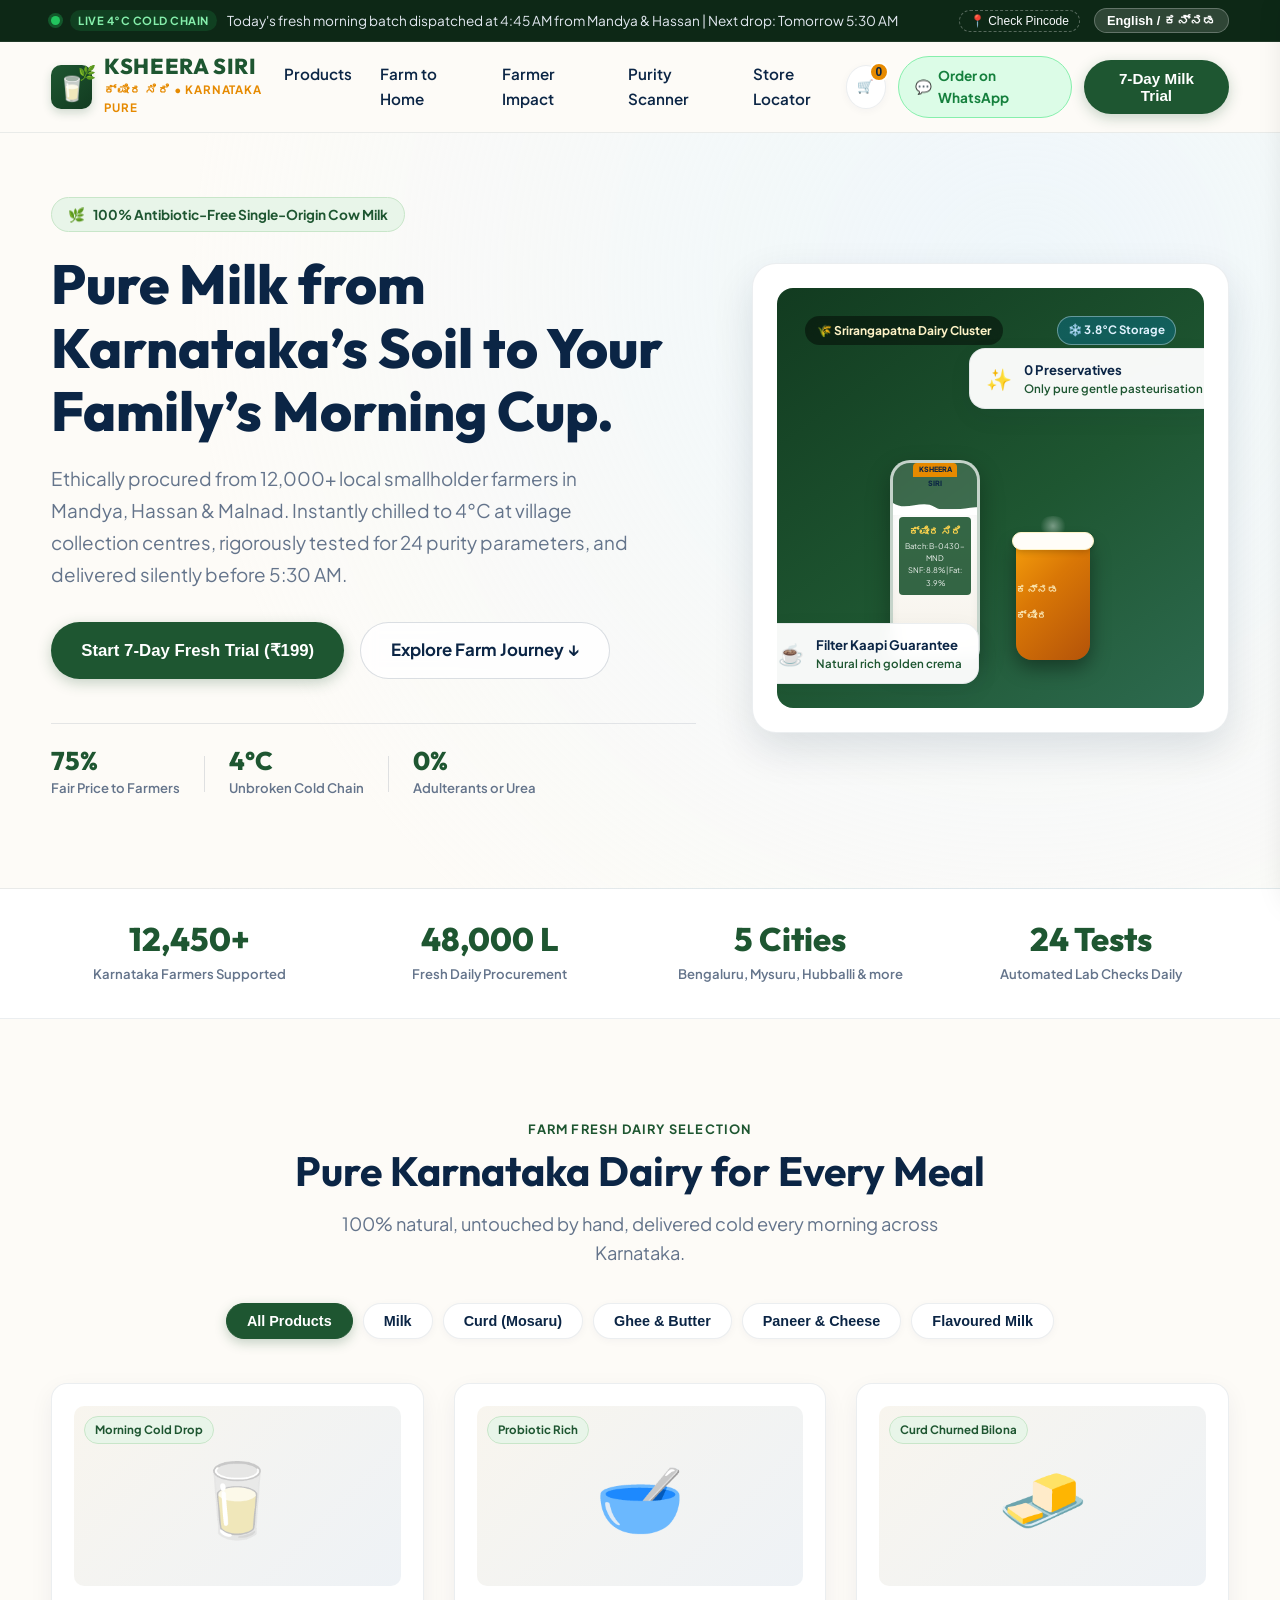
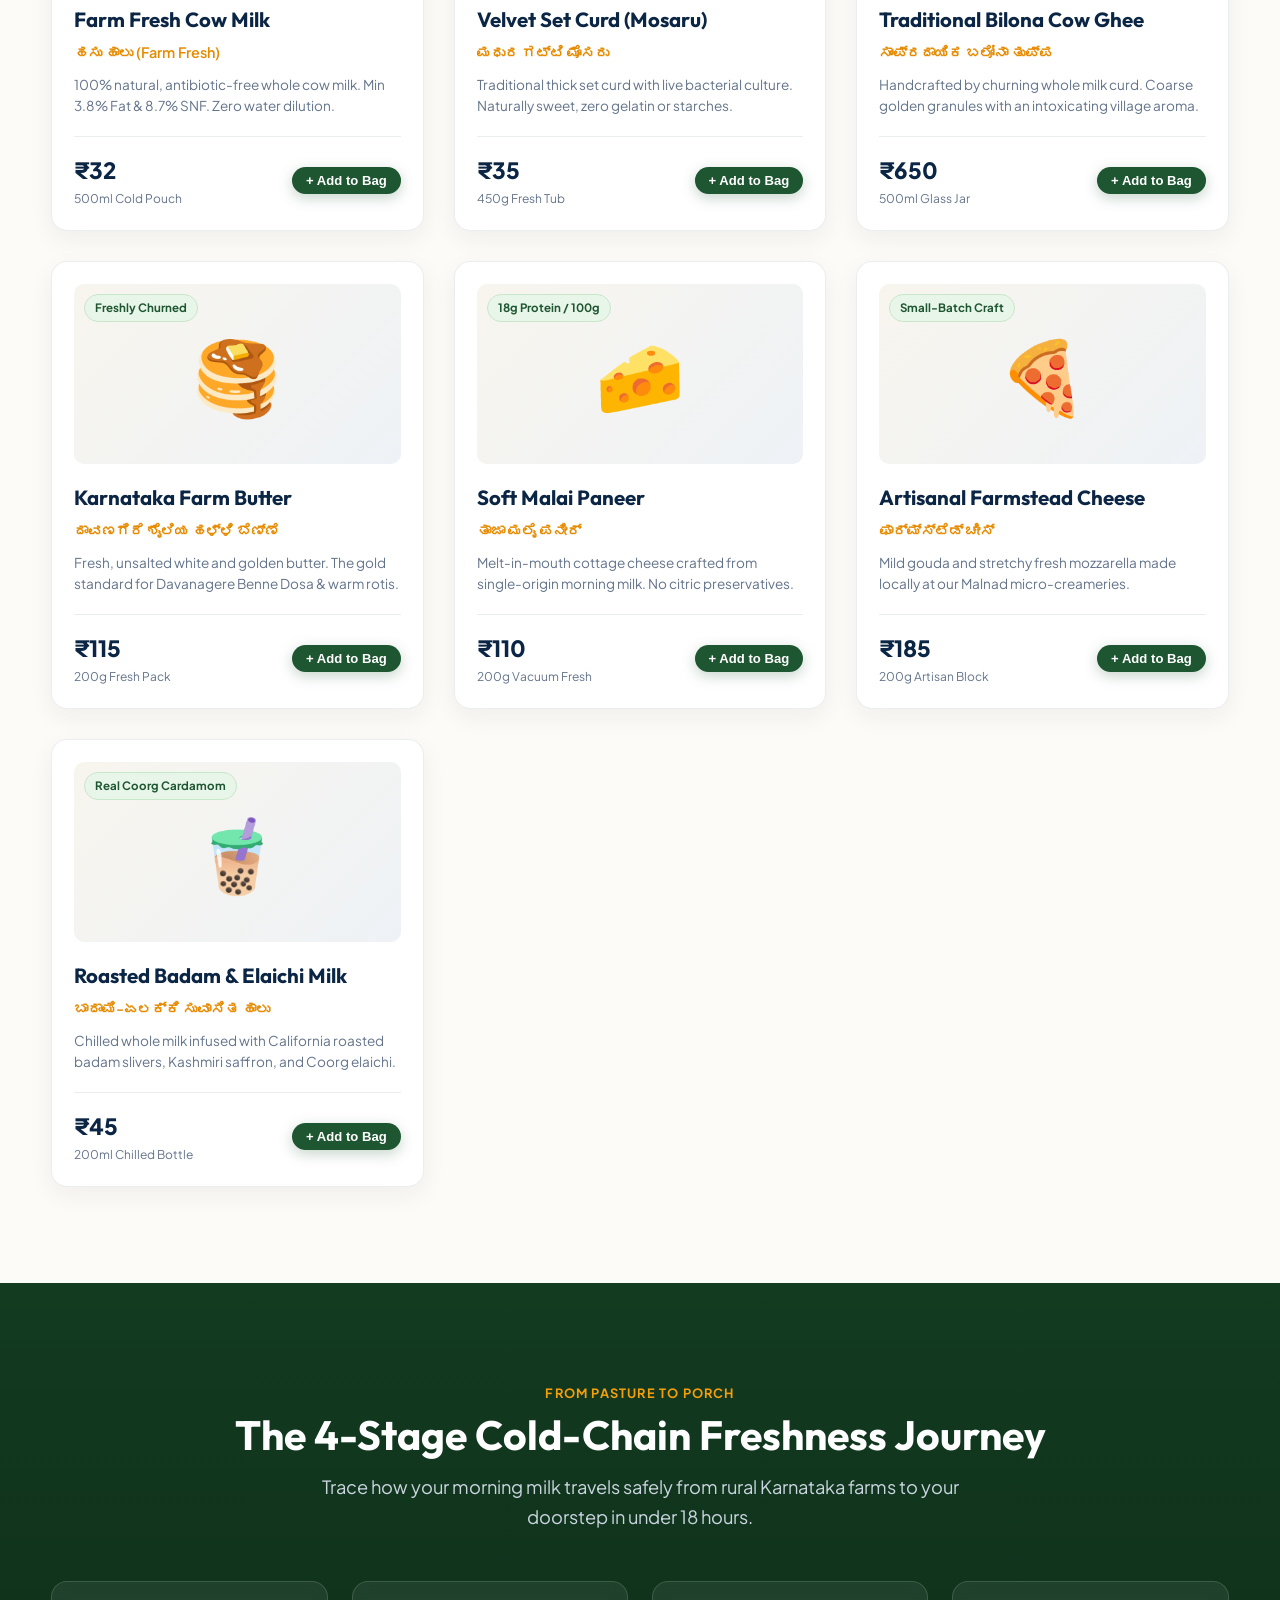
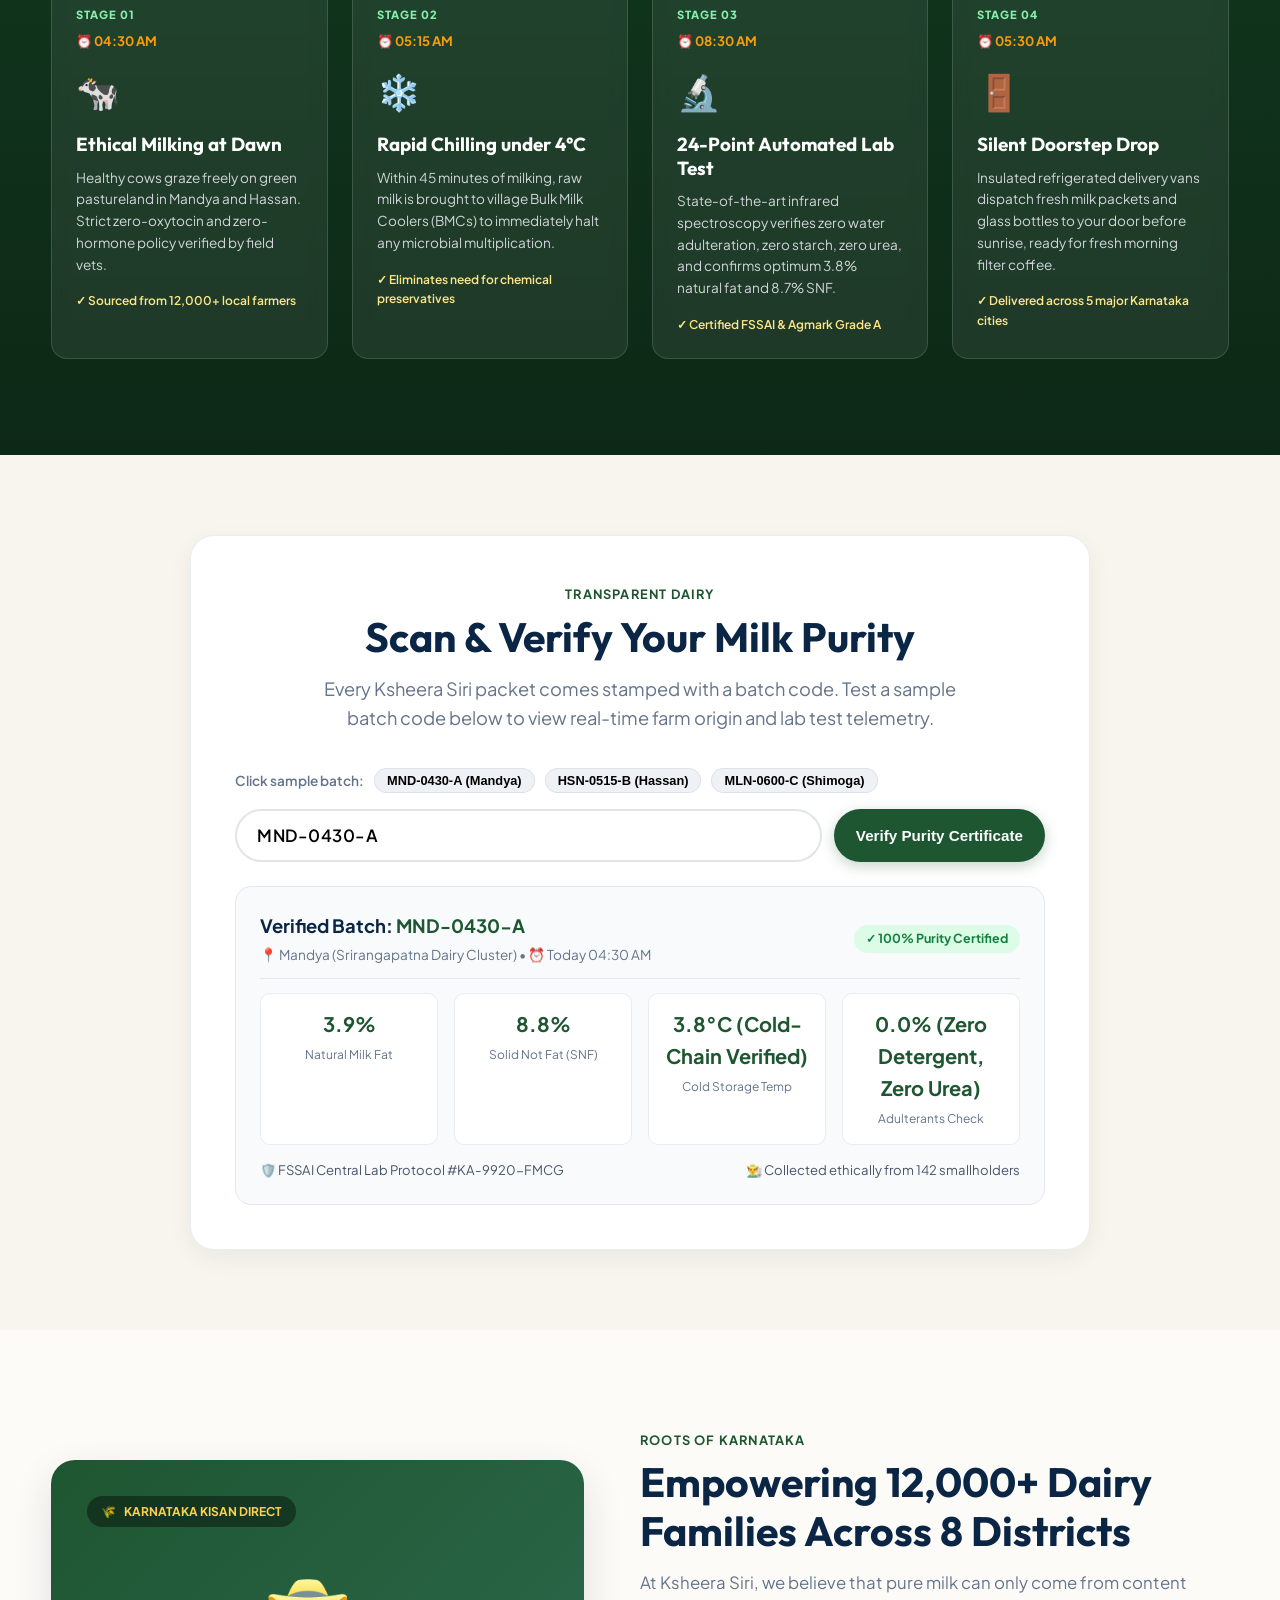
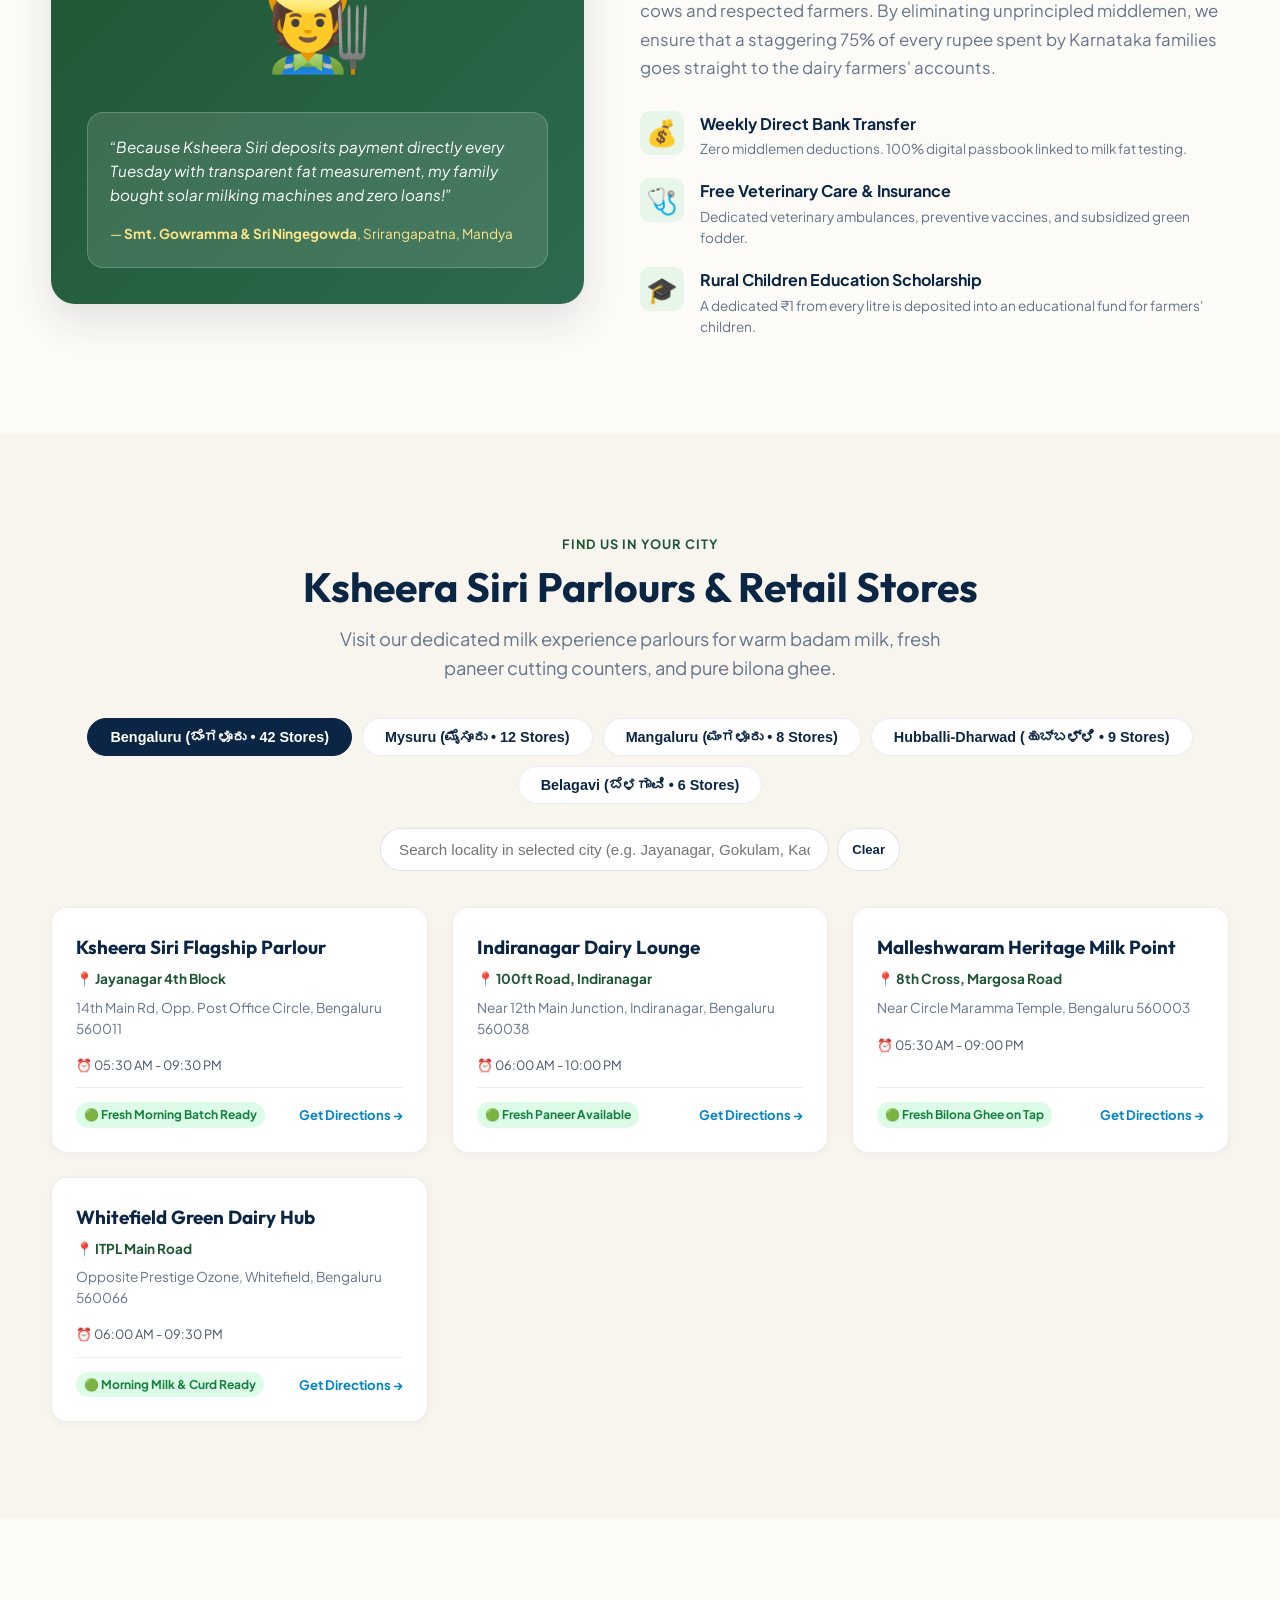
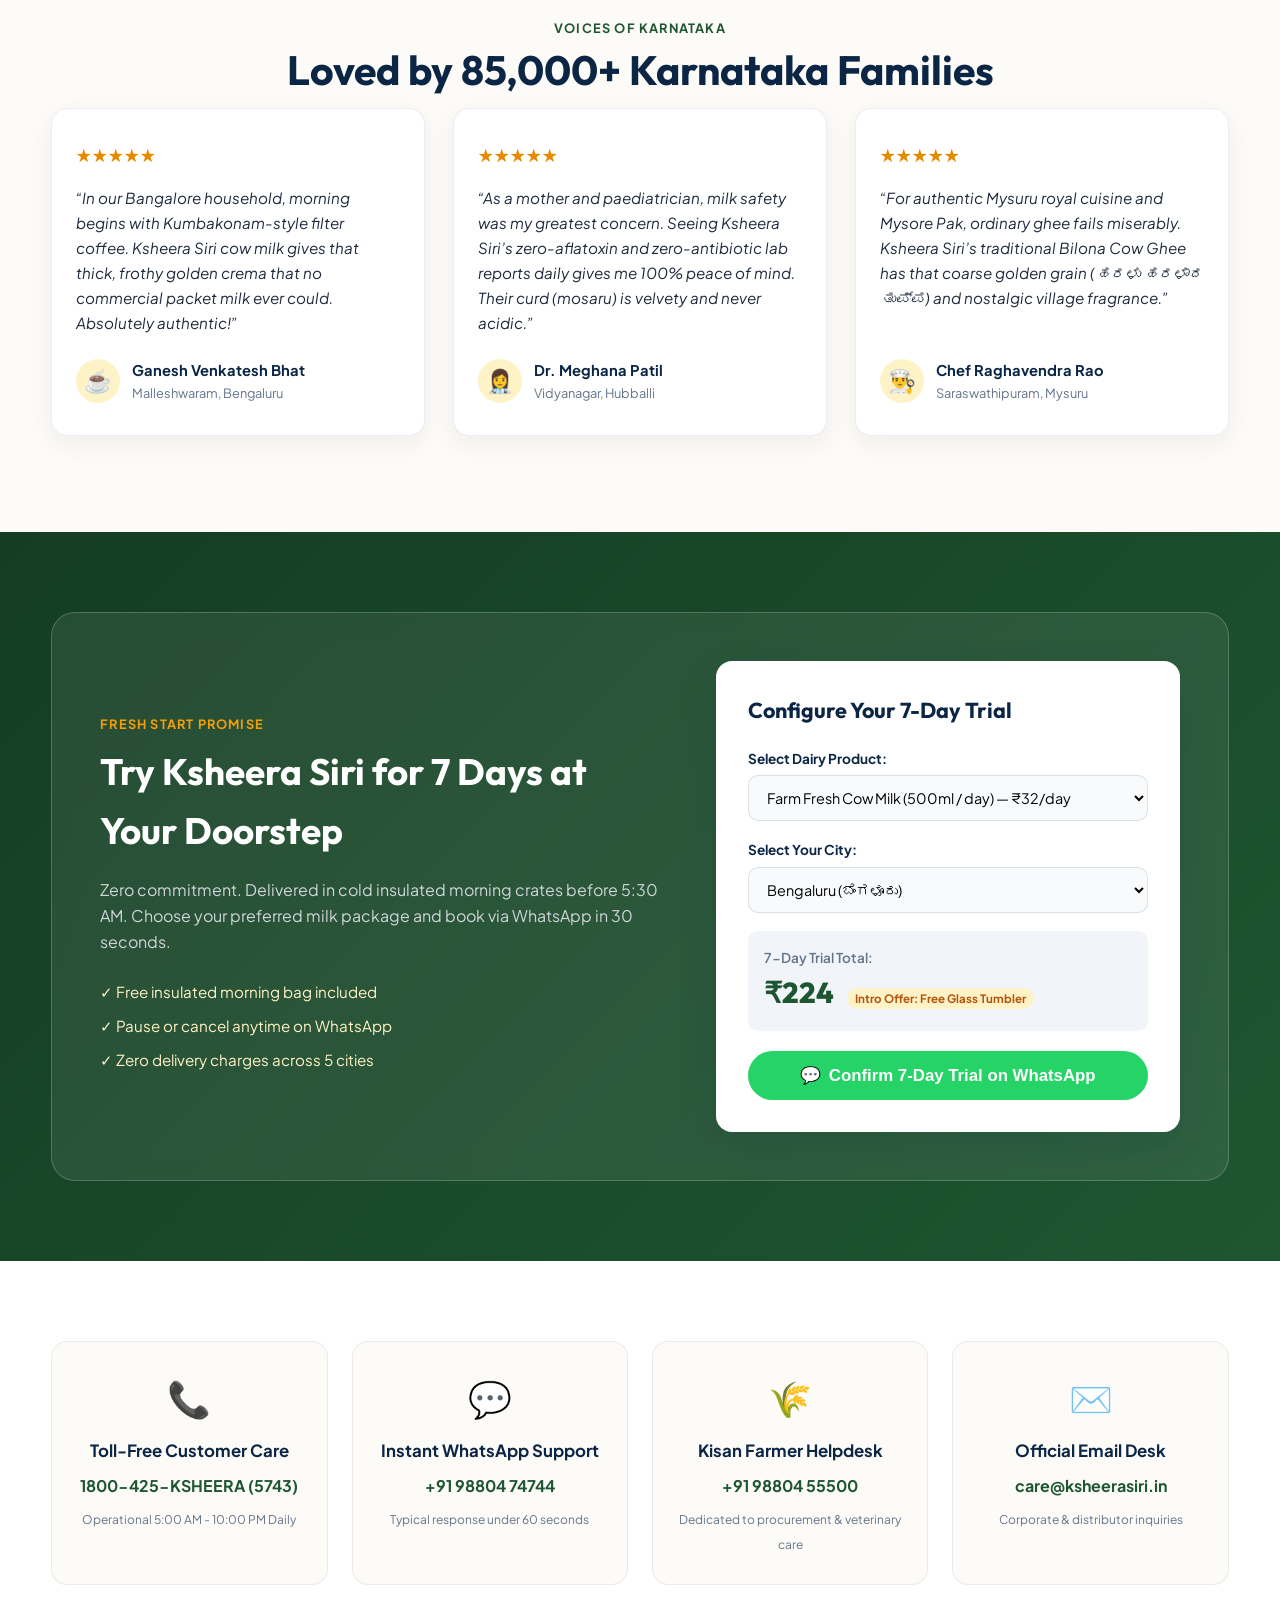
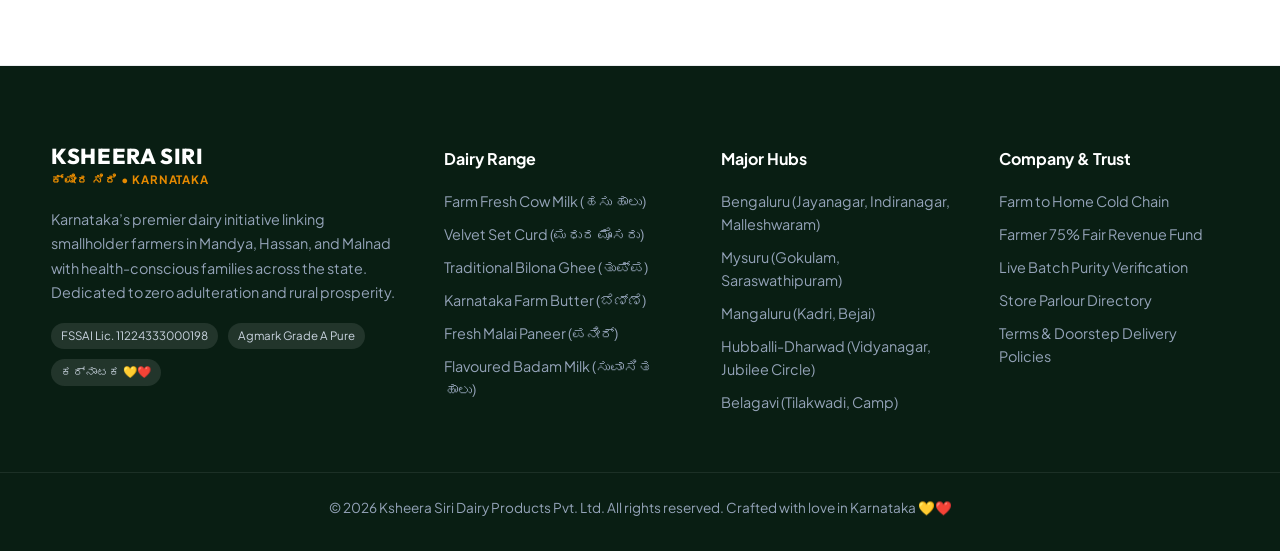
<file: index.html>
<!DOCTYPE html>
<html lang="en" data-lang="en">
<head>
  <meta charset="UTF-8">
  <meta name="viewport" content="width=device-width, initial-scale=1.0">
  <title>Ksheera Siri | Pure Karnataka Cow Milk & Farm Dairy</title>
  <meta name="description" content="Pure, chilled cow milk, curd (mosaru), artisanal bilona ghee and paneer from Karnataka's local farmers. Delivered fresh daily by 5:30 AM across Bengaluru, Mysuru, Mangaluru, Hubballi & Belagavi.">
  <link rel="icon" href="data:image/svg+xml,<svg xmlns=%22http://www.w3.org/2000/svg%22 viewBox=%220%22%20%220%22%20%22100%22%20%22100%22><text y=%22.9em%22 font-size=%2290%22>🥛</text></svg>">

  <!-- Google Fonts: Modern Latin & Authentic Kannada -->
  <link rel="preconnect" href="https://fonts.googleapis.com">
  <link rel="preconnect" href="https://fonts.gstatic.com" crossorigin>
  <link href="https://fonts.googleapis.com/css2?family=Baloo+Tamma+2:wght@500;600;700;800&family=Noto+Sans+Kannada:wght@400;500;600;700&family=Outfit:wght@400;500;600;700;800&family=Plus+Jakarta+Sans:wght@400;500;600;700&display=swap" rel="stylesheet">
  
  <link rel="stylesheet" href="styles.css">
</head>
<body>

  <!-- Top Real-Time Notification Bar -->
  <aside class="announcement-bar" aria-label="Announcement">
    <div class="container announcement-inner">
      <div class="announcement-left">
        <span class="live-dot" aria-hidden="true"></span>
        <span class="live-pill" data-en="LIVE 4°C COLD CHAIN" data-kn="ಲೈವ್ ೪°C ಶೀತಲೀಕರಣ">LIVE 4°C COLD CHAIN</span>
        <p id="announcement-text" 
           data-en="Today's fresh morning batch dispatched at 4:45 AM from Mandya & Hassan | Next drop: Tomorrow 5:30 AM" 
           data-kn="ಇಂದು ಮುಂಜಾನೆ 4:45ರ ತಾಜಾ ಹಾಲು ಮಂಡ್ಯ ಮತ್ತು ಹಾಸನದಿಂದ ಹೊರಟಿದೆ | ಮುಂದಿನ ಡೆಲಿವರಿ: ನಾಳೆ ಮುಂಜಾನೆ 5:30">
          Today's fresh morning batch dispatched at 4:45 AM from Mandya & Hassan | Next drop: Tomorrow 5:30 AM
        </p>
      </div>
      <div class="announcement-right">
        <button id="pincode-trigger-btn" class="announcement-btn" data-en="📍 Check Pincode" data-kn="📍 ಪಿನ್‌ಕೋಡ್ ಪರಿಶೀಲಿಸಿ">📍 Check Pincode</button>
        <div class="lang-switch-wrap">
          <button id="lang-btn" class="lang-pill" aria-label="Switch Language to Kannada or English">
            <span class="lang-text" id="lang-indicator">English / ಕನ್ನಡ</span>
          </button>
        </div>
      </div>
    </div>
  </aside>

  <!-- Sticky Main Navigation -->
  <header class="site-header">
    <div class="container header-inner">
      <a href="#" class="brand-identity">
        <div class="brand-emblem">
          <span class="emblem-icon">🥛</span>
          <span class="emblem-leaf">🌿</span>
        </div>
        <div class="brand-titles">
          <span class="brand-title-main">KSHEERA SIRI</span>
          <span class="brand-title-sub">ಕ್ಷೀರ ಸಿರಿ • KARNATAKA PURE</span>
        </div>
      </a>

      <nav class="main-nav" aria-label="Main Navigation">
        <a href="#products" class="nav-link" data-en="Products" data-kn="ಉತ್ಪನ್ನಗಳು">Products</a>
        <a href="#journey" class="nav-link" data-en="Farm to Home" data-kn="ಫಾರ್ಮ್‌ನಿಂದ ಮನೆಗೆ">Farm to Home</a>
        <a href="#farmers" class="nav-link" data-en="Farmer Impact" data-kn="ನಮ್ಮ ರೈತರು">Farmer Impact</a>
        <a href="#scanner" class="nav-link" data-en="Purity Scanner" data-kn="ಗುಣಮಟ್ಟ ಪರೀಕ್ಷೆ">Purity Scanner</a>
        <a href="#stores" class="nav-link" data-en="Store Locator" data-kn="ಮಳಿಗೆಗಳು">Store Locator</a>
      </nav>

      <div class="header-action-group">
        <button id="cart-btn" class="cart-trigger-btn" aria-label="View Cart">
          <span class="cart-icon">🛒</span>
          <span class="cart-count" id="cart-counter">0</span>
        </button>
        <a href="https://wa.me/919880474744?text=Namaskara%20Ksheera%20Siri%20Team!%20I%20want%20to%20order%20fresh%20milk" target="_blank" class="btn btn-whatsapp-pill">
          <span class="wa-icon">💬</span>
          <span data-en="Order on WhatsApp" data-kn="ವಾಟ್ಸಪ್ ಆರ್ಡರ್">Order on WhatsApp</span>
        </a>
        <button id="subscribe-cta-btn" class="btn btn-primary" data-en="7-Day Milk Trial" data-kn="೭ ದಿನಗಳ ಟ್ರಯಲ್">7-Day Milk Trial</button>
      </div>

      <!-- Mobile Hamburger Button -->
      <button class="mobile-menu-btn" id="mobile-menu-toggle" aria-label="Open navigation menu">
        <span></span><span></span><span></span>
      </button>
    </div>

    <!-- Mobile Navigation Drawer -->
    <div class="mobile-nav-panel" id="mobile-nav-panel">
      <a href="#products" class="mobile-nav-link" data-en="Products" data-kn="ಉತ್ಪನ್ನಗಳು">Products</a>
      <a href="#journey" class="mobile-nav-link" data-en="Farm to Home" data-kn="ಫಾರ್ಮ್‌ನಿಂದ ಮನೆಗೆ">Farm to Home</a>
      <a href="#farmers" class="mobile-nav-link" data-en="Farmer Impact" data-kn="ನಮ್ಮ ರೈತರು">Farmer Impact</a>
      <a href="#scanner" class="mobile-nav-link" data-en="Purity Scanner" data-kn="ಗುಣಮಟ್ಟ ಪರೀಕ್ಷೆ">Purity Scanner</a>
      <a href="#stores" class="mobile-nav-link" data-en="Store Locator" data-kn="ಮಳಿಗೆಗಳು">Store Locator</a>
      <div class="mobile-nav-actions">
        <button class="btn btn-primary w-full" id="mobile-trial-btn" data-en="Book 7-Day Morning Trial" data-kn="೭ ದಿನಗಳ ಟ್ರಯಲ್ ಬುಕ್ ಮಾಡಿ">Book 7-Day Morning Trial</button>
      </div>
    </div>
  </header>

  <!-- Hero Section with Karnataka Dairy Farm Theme -->
  <section class="hero-section">
    <div class="hero-backdrop-pattern"></div>
    <div class="container hero-grid">
      <div class="hero-text-col">
        <div class="hero-kicker-badge">
          <span class="kicker-leaf">🌿</span>
          <span data-en="100% Antibiotic-Free Single-Origin Cow Milk" data-kn="೧೦೦% ನೈಸರ್ಗಿಕ, ಆಂಟಿಬಯೋಟಿಕ್-ಮುಕ್ತ ಹಸು ಹಾಲು">100% Antibiotic-Free Single-Origin Cow Milk</span>
        </div>
        
        <h1 class="hero-heading" data-en="Pure Milk from Karnataka’s Soil to Your Family’s Morning Cup." data-kn="ಕರ್ನಾಟಕದ ಹಸಿರು ಮಣ್ಣಿನಿಂದ ನಿಮ್ಮ ಕುಟುಂಬದ ಬೆಳಗಿನ ಕಪ್‌ಗೆ.">
          Pure Milk from Karnataka’s Soil to Your Family’s Morning Cup.
        </h1>

        <p class="hero-subtext" data-en="Ethically procured from 12,000+ local smallholder farmers in Mandya, Hassan & Malnad. Instantly chilled to 4°C at village collection centres, rigorously tested for 24 purity parameters, and delivered silently before 5:30 AM." data-kn="ಮಂಡ್ಯ, ಹಾಸನ ಮತ್ತು ಮಲೆನಾಡಿನ ೧೨,೦೦೦ಕ್ಕೂ ಹೆಚ್ಚು ಸ್ಥಳೀಯ ರೈತರಿಂದ ನೇರ ಸಂಗ್ರಹ. ಕರೆದ ೪೫ ನಿಮಿಷಗಳಲ್ಲಿ ೪°C ಗೆ ಶೀತಲೀಕರಿಸಿ, ೨೪ ಲ್ಯಾಬ್ ಗುಣಮಟ್ಟ ಪರೀಕ್ಷೆಗಳ ನಂತರ ಮುಂಜಾನೆ ೫:೩೦ ರೊಳಗಾಗಿ ನಿಮ್ಮ ಮನೆಬಾಗಿಲಿಗೆ.">
          Ethically procured from 12,000+ local smallholder farmers in Mandya, Hassan & Malnad. Instantly chilled to 4°C at village collection centres, rigorously tested for 24 purity parameters, and delivered silently before 5:30 AM.
        </p>

        <div class="hero-btn-row">
          <button class="btn btn-primary btn-hero" id="hero-order-btn" data-en="Start 7-Day Fresh Trial (₹199)" data-kn="೭ ದಿನಗಳ ಟ್ರಯಲ್ ಪ್ರಾರಂಭಿಸಿ (₹೧೯೯)">
            Start 7-Day Fresh Trial (₹199)
          </button>
          <a href="#journey" class="btn btn-glass btn-hero" data-en="Explore Farm Journey ↓" data-kn="ಹಾಲು ಸಂಗ್ರಹದ ಪ್ರಯಾಣ ನೋಡಿ ↓">
            Explore Farm Journey ↓
          </a>
        </div>

        <div class="hero-trust-bar">
          <div class="trust-stat">
            <span class="stat-highlight">75%</span>
            <span class="stat-caption" data-en="Fair Price to Farmers" data-kn="ರೈತರಿಗೆ ನೇರ ಆದಾಯ">Fair Price to Farmers</span>
          </div>
          <div class="stat-sep"></div>
          <div class="trust-stat">
            <span class="stat-highlight">4°C</span>
            <span class="stat-caption" data-en="Unbroken Cold Chain" data-kn="ಶೀತಲೀಕರಣ ಗ್ಯಾರಂಟಿ">Unbroken Cold Chain</span>
          </div>
          <div class="stat-sep"></div>
          <div class="trust-stat">
            <span class="stat-highlight">0%</span>
            <span class="stat-caption" data-en="Adulterants or Urea" data-kn="ಯಾವುದೇ ಕಲಬೆರಕೆ ಇಲ್ಲ">Adulterants or Urea</span>
          </div>
        </div>
      </div>

      <!-- Hero Visual Artboard -->
      <div class="hero-visual-col">
        <div class="farm-hero-card">
          <div class="card-ambient-glow"></div>
          <div class="card-inner-scene">
            <div class="scene-header">
              <span class="scene-origin-pill">🌾 Srirangapatna Dairy Cluster</span>
              <span class="temp-badge">❄️ 3.8°C Storage</span>
            </div>

            <!-- Visual representation of authentic fresh Karnataka milk & brass tumbler -->
            <div class="milk-tumbler-canvas">
              <div class="glass-bottle-silhouette">
                <div class="bottle-cap">KSHEERA SIRI</div>
                <div class="bottle-neck"></div>
                <div class="bottle-body">
                  <div class="milk-liquid-fill">
                    <div class="liquid-wave"></div>
                  </div>
                  <div class="bottle-label">
                    <span class="label-brand">ಕ್ಷೀರ ಸಿರಿ</span>
                    <span class="label-batch">Batch: B-0430-MND</span>
                    <span class="label-snf">SNF: 8.8% | Fat: 3.9%</span>
                  </div>
                </div>
              </div>

              <!-- Karnataka brass Davara / Tumbler representation -->
              <div class="brass-tumbler">
                <div class="tumbler-froth"></div>
                <div class="tumbler-body">
                  <span class="brass-emboss">ಕನ್ನಡ ಕ್ಷೀರ</span>
                </div>
                <div class="steam-vapour"></div>
              </div>
            </div>

            <!-- Floating Micro-Badges -->
            <div class="floating-pill pill-top">
              <span class="icon">✨</span>
              <div>
                <strong data-en="0 Preservatives" data-kn="ಯಾವುದೇ ಪ್ರಿಸರ್ವೇಟಿವ್ ಇಲ್ಲ">0 Preservatives</strong>
                <small data-en="Only pure gentle pasteurisation" data-kn="ಕೇವಲ ನೈಸರ್ಗಿಕ ಪಾಶ್ಚರೀಕರಣ">Only pure gentle pasteurisation</small>
              </div>
            </div>

            <div class="floating-pill pill-bottom">
              <span class="icon">☕</span>
              <div>
                <strong data-en="Filter Kaapi Guarantee" data-kn="ಫಿಲ್ಟರ್ ಕಾಫಿಗೆ ಬೆಸ್ಟ್">Filter Kaapi Guarantee</strong>
                <small data-en="Natural rich golden crema" data-kn="ನೈಸರ್ಗಿಕ ಕೆನೆ ಮತ್ತು ಪರಿಮಳ">Natural rich golden crema</small>
              </div>
            </div>
          </div>
        </div>
      </div>
    </div>
  </section>

  <!-- Live Metrics Banner -->
  <section class="metrics-ticker">
    <div class="container ticker-container">
      <div class="ticker-box">
        <span class="metric-num">12,450+</span>
        <span class="metric-lbl" data-en="Karnataka Farmers Supported" data-kn="ಕರ್ನಾಟಕದ ರೈತ ಕುಟುಂಬಗಳು">Karnataka Farmers Supported</span>
      </div>
      <div class="ticker-box">
        <span class="metric-num">48,000 L</span>
        <span class="metric-lbl" data-en="Fresh Daily Procurement" data-kn="ದೈನಂದಿನ ಹಾಲು ಸಂಗ್ರಹ">Fresh Daily Procurement</span>
      </div>
      <div class="ticker-box">
        <span class="metric-num">5 Cities</span>
        <span class="metric-lbl" data-en="Bengaluru, Mysuru, Hubballi & more" data-kn="ಬೆಂಗಳೂರು, ಮೈಸೂರು, ಹುಬ್ಬಳ್ಳಿ...">Bengaluru, Mysuru, Hubballi & more</span>
      </div>
      <div class="ticker-box">
        <span class="metric-num">24 Tests</span>
        <span class="metric-lbl" data-en="Automated Lab Checks Daily" data-kn="ಪ್ರತಿದಿನ ೨೪ ಲ್ಯಾಬ್ ಪರೀಕ್ಷೆಗಳು">Automated Lab Checks Daily</span>
      </div>
    </div>
  </section>

  <!-- Product Showcase Section (7 Core Products) -->
  <section class="products-section" id="products">
    <div class="container">
      <div class="section-heading-wrap text-center">
        <span class="sub-kicker" data-en="FARM FRESH DAIRY SELECTION" data-kn="ನಮ್ಮ ನೈಸರ್ಗಿಕ ಉತ್ಪನ್ನಗಳು">FARM FRESH DAIRY SELECTION</span>
        <h2 class="section-title" data-en="Pure Karnataka Dairy for Every Meal" data-kn="ಕರ್ನಾಟಕದ ಪ್ರತಿಯೊಂದು ಕುಟುಂಬಕ್ಕೆ ಶುದ್ಧ ಹಾಲಿನ ಉತ್ಪನ್ನಗಳು">Pure Karnataka Dairy for Every Meal</h2>
        <p class="section-lead" data-en="100% natural, untouched by hand, delivered cold every morning across Karnataka." data-kn="ಕೈ ಸೋಂಕದ, ಯಾವುದೇ ಕೃತಕ ಅಂಶಗಳಿಲ್ಲದ ಅಪ್ಪಟ ನೈಸರ್ಗಿಕ ಡೈರಿ ಉತ್ಪನ್ನಗಳು.">100% natural, untouched by hand, delivered cold every morning across Karnataka.</p>
      </div>

      <!-- Category Filter Pills -->
      <div class="filter-bar" role="tablist">
        <button class="filter-tab active" data-filter="all" data-en="All Products" data-kn="ಎಲ್ಲಾ ಉತ್ಪನ್ನಗಳು">All Products</button>
        <button class="filter-tab" data-filter="milk" data-en="Milk" data-kn="ಹಾಲು">Milk</button>
        <button class="filter-tab" data-filter="curd" data-en="Curd (Mosaru)" data-kn="ಮೊಸರು">Curd (Mosaru)</button>
        <button class="filter-tab" data-filter="ghee" data-en="Ghee & Butter" data-kn="ತುಪ್ಪ & ಬೆಣ್ಣೆ">Ghee & Butter</button>
        <button class="filter-tab" data-filter="paneer" data-en="Paneer & Cheese" data-kn="ಪನೀರ್ & ಚೀಸ್">Paneer & Cheese</button>
        <button class="filter-tab" data-filter="flavoured" data-en="Flavoured Milk" data-kn="ಸುವಾಸಿತ ಹಾಲು">Flavoured Milk</button>
      </div>

      <!-- Dynamic Product Grid -->
      <div class="products-grid" id="products-catalog" aria-live="polite">
        <!-- Rendered via JavaScript with full English & Kannada localization -->
      </div>
    </div>
  </section>

  <!-- Farm to Home Journey Section -->
  <section class="journey-section" id="journey">
    <div class="container">
      <div class="section-heading-wrap text-center text-inverted">
        <span class="sub-kicker kicker-gold" data-en="FROM PASTURE TO PORCH" data-kn="ಹಳ್ಳಿ ಮಣ್ಣಿನಿಂದ ನಿಮ್ಮ ಮನೆಗೆ">FROM PASTURE TO PORCH</span>
        <h2 class="section-title text-white" data-en="The 4-Stage Cold-Chain Freshness Journey" data-kn="೪ ಹಂತಗಳ ಕಟ್ಟುನಿಟ್ಟಾದ ಶುದ್ಧತೆಯ ಪ್ರಯಾಣ">The 4-Stage Cold-Chain Freshness Journey</h2>
        <p class="section-lead text-dim" data-en="Trace how your morning milk travels safely from rural Karnataka farms to your doorstep in under 18 hours." data-kn="ಹಳ್ಳಿಯ ಫಾರ್ಮ್‌ನಿಂದ ನಿಮ್ಮ ಮನೆ ಬಾಗಿಲಿಗೆ ಕೇವಲ ಕೆಲವೇ ಗಂಟೆಗಳಲ್ಲಿ ಹಾಲು ತಲುಪುವ ವೈಜ್ಞಾನಿಕ ವಿಧಾನ.">Trace how your morning milk travels safely from rural Karnataka farms to your doorstep in under 18 hours.</p>
      </div>

      <div class="journey-timeline">
        <!-- Step 1 -->
        <div class="timeline-card">
          <div class="step-badge">STAGE 01</div>
          <div class="step-clock">⏰ 04:30 AM</div>
          <div class="step-emoji">🐄</div>
          <h3 class="step-title" data-en="Ethical Milking at Dawn" data-kn="೧. ಮುಂಜಾನೆಯ ನೈಸರ್ಗಿಕ ಕರೆಯುವಿಕೆ">Ethical Milking at Dawn</h3>
          <p class="step-desc" data-en="Healthy cows graze freely on green pastureland in Mandya and Hassan. Strict zero-oxytocin and zero-hormone policy verified by field vets." data-kn="ಮಂಡ್ಯ ಹಾಗೂ ಮಲೆನಾಡಿನಲ್ಲಿ ನೈಸರ್ಗಿಕ ಮೇವು ತಿನ್ನುವ ಹಸುಗಳು. ಯಾವುದೇ ಹಾರ್ಮೋನ್ ಇಂಜೆಕ್ಷನ್ ಇರುವುದಿಲ್ಲ.">Healthy cows graze freely on green pastureland in Mandya and Hassan. Strict zero-oxytocin and zero-hormone policy verified by field vets.</p>
          <span class="step-meta" data-en="✓ Sourced from 12,000+ local farmers" data-kn="✓ ೧೨,೦೦೦+ ರೈತರಿಂದ ಸಂಗ್ರಹ">✓ Sourced from 12,000+ local farmers</span>
        </div>

        <!-- Step 2 -->
        <div class="timeline-card">
          <div class="step-badge">STAGE 02</div>
          <div class="step-clock">⏰ 05:15 AM</div>
          <div class="step-emoji">❄️</div>
          <h3 class="step-title" data-en="Rapid Chilling under 4°C" data-kn="೨. ೪°C ತ್ವರಿತ ಶೀತಲೀಕರಣ">Rapid Chilling under 4°C</h3>
          <p class="step-desc" data-en="Within 45 minutes of milking, raw milk is brought to village Bulk Milk Coolers (BMCs) to immediately halt any microbial multiplication." data-kn="ಹಾಲು ಕರೆದ ೪೫ ನಿಮಿಷಗಳಲ್ಲಿ ಹಳ್ಳಿಯ ಕೂಲರ್‌ಗಳಲ್ಲಿ ೪ ಡಿಗ್ರಿಗೆ ತಣ್ಣಗಾಗಿಸಿ ಬ್ಯಾಕ್ಟೀರಿಯಾ ಬೆಳೆಯದಂತೆ ತಡೆಯಲಾಗುತ್ತದೆ.">Within 45 minutes of milking, raw milk is brought to village Bulk Milk Coolers (BMCs) to immediately halt any microbial multiplication.</p>
          <span class="step-meta" data-en="✓ Eliminates need for chemical preservatives" data-kn="✓ ಯಾವುದೇ ಪ್ರಿಸರ್ವೇಟಿವ್ ಅಗತ್ಯವಿಲ್ಲ">✓ Eliminates need for chemical preservatives</span>
        </div>

        <!-- Step 3 -->
        <div class="timeline-card">
          <div class="step-badge">STAGE 03</div>
          <div class="step-clock">⏰ 08:30 AM</div>
          <div class="step-emoji">🔬</div>
          <h3 class="step-title" data-en="24-Point Automated Lab Test" data-kn="೩. ೨೪ ಲ್ಯಾಬ್ ಗುಣಮಟ್ಟ ಪರೀಕ್ಷೆ">24-Point Automated Lab Test</h3>
          <p class="step-desc" data-en="State-of-the-art infrared spectroscopy verifies zero water adulteration, zero starch, zero urea, and confirms optimum 3.8% natural fat and 8.7% SNF." data-kn="ಯಾವುದೇ ಕಲಬೆರಕೆ, ನೀರು ಅಥವಾ ರಾಸಾಯನಿಕ ಇಲ್ಲದಿರುವುದನ್ನು ಖಚಿತಪಡಿಸಿಕೊಳ್ಳಲು ಆಟೋಮೇಟೆಡ್ ಲ್ಯಾಬ್ ಪರೀಕ್ಷೆ.">State-of-the-art infrared spectroscopy verifies zero water adulteration, zero starch, zero urea, and confirms optimum 3.8% natural fat and 8.7% SNF.</p>
          <span class="step-meta" data-en="✓ Certified FSSAI & Agmark Grade A" data-kn="✓ FSSAI ಹಾಗೂ ಆಗ್ಮಾರ್ಕ್ ಪ್ರಮಾಣೀಕೃತ">✓ Certified FSSAI & Agmark Grade A</span>
        </div>

        <!-- Step 4 -->
        <div class="timeline-card">
          <div class="step-badge">STAGE 04</div>
          <div class="step-clock">⏰ 05:30 AM</div>
          <div class="step-emoji">🚪</div>
          <h3 class="step-title" data-en="Silent Doorstep Drop" data-kn="೪. ಮುಂಜಾನೆಯ ಮನೆ ವಿತರಣೆ">Silent Doorstep Drop</h3>
          <p class="step-desc" data-en="Insulated refrigerated delivery vans dispatch fresh milk packets and glass bottles to your door before sunrise, ready for fresh morning filter coffee." data-kn="ಬೆಳಗಿನ ಸೂರ್ಯೋದಯಕ್ಕಿಂತ ಮುಂಚಿತವಾಗಿ, ನಿಮ್ಮ ಮುಂಜಾನೆಯ ಕಾಫಿಗಾಗಿ ಶುದ್ಧ ಹಾಲು ಮನೆ ಬಾಗಿಲಿಗೆ ಸಿದ್ಧವಾಗಿರುತ್ತದೆ.">Insulated refrigerated delivery vans dispatch fresh milk packets and glass bottles to your door before sunrise, ready for fresh morning filter coffee.</p>
          <span class="step-meta" data-en="✓ Delivered across 5 major Karnataka cities" data-kn="✓ ೫ ಪ್ರಮುಖ ನಗರಗಳಲ್ಲಿ ಲಭ್ಯ">✓ Delivered across 5 major Karnataka cities</span>
        </div>
      </div>
    </div>
  </section>

  <!-- Batch Purity & Traceability Scanner Simulator -->
  <section class="scanner-section" id="scanner">
    <div class="container">
      <div class="scanner-card">
        <div class="scanner-header text-center">
          <span class="sub-kicker" data-en="TRANSPARENT DAIRY" data-kn="ಪಾರದರ್ಶಕ ಗುಣಮಟ್ಟ">TRANSPARENT DAIRY</span>
          <h2 class="section-title" data-en="Scan & Verify Your Milk Purity" data-kn="ನಿಮ್ಮ ಹಾಲಿನ ಪ್ಯಾಕೆಟ್ ಶುದ್ಧತೆಯನ್ನು ಪರೀಕ್ಷಿಸಿ">Scan & Verify Your Milk Purity</h2>
          <p class="section-lead" data-en="Every Ksheera Siri packet comes stamped with a batch code. Test a sample batch code below to view real-time farm origin and lab test telemetry." data-kn="ಪ್ರತಿಯೊಂದು ಪ್ಯಾಕೆಟ್‌ನ ಕೋಡ್ ನಮೂದಿಸಿ, ಆ ಹಾಲು ಯಾವ ಹಳ್ಳಿಯ ಫಾರ್ಮ್‌ನಿಂದ ಬಂದಿದೆ ಮತ್ತು ಲ್ಯಾಬ್ ವರದಿ ಹೇಗಿದೆ ಎಂದು ಪರಿಶೀಲಿಸಿ.">Every Ksheera Siri packet comes stamped with a batch code. Test a sample batch code below to view real-time farm origin and lab test telemetry.</p>
        </div>

        <div class="scanner-form-wrap">
          <div class="quick-batch-pills">
            <span data-en="Click sample batch:" data-kn="ಮಾದರಿ ಕೋಡ್ ಕ್ಲಿಕ್ ಮಾಡಿ:">Click sample batch:</span>
            <button class="sample-code-chip" data-code="MND-0430-A">MND-0430-A (Mandya)</button>
            <button class="sample-code-chip" data-code="HSN-0515-B">HSN-0515-B (Hassan)</button>
            <button class="sample-code-chip" data-code="MLN-0600-C">MLN-0600-C (Shimoga)</button>
          </div>

          <div class="scanner-input-group">
            <input type="text" id="batch-code-input" placeholder="e.g. MND-0430-A" value="MND-0430-A" aria-label="Enter Milk Batch Code">
            <button id="run-scan-btn" class="btn btn-primary" data-en="Verify Purity Certificate" data-kn="ಗುಣಮಟ್ಟ ಪರಿಶೀಲಿಸಿ">Verify Purity Certificate</button>
          </div>

          <!-- Dynamic Result Display -->
          <div class="scan-result-card" id="scan-result-container">
            <!-- Injected via JavaScript -->
          </div>
        </div>
      </div>
    </div>
  </section>

  <!-- About Us & Karnataka Farmer Empowerment -->
  <section class="farmers-section" id="farmers">
    <div class="container">
      <div class="farmers-grid">
        <div class="farmer-visual-box">
          <div class="farmer-portrait-wrapper">
            <div class="farmer-badge-stamp">
              <span class="stamp-icon">🌾</span>
              <span class="stamp-text">KARNATAKA KISAN DIRECT</span>
            </div>
            <!-- Symbolic farmer representation with Karnataka towel/traditional attire aesthetic -->
            <div class="farmer-avatar-canvas">
              <div class="farmer-silhouette">🧑‍🌾</div>
              <div class="farmer-quote-bubble">
                <p data-en="“Because Ksheera Siri deposits payment directly every Tuesday with transparent fat measurement, my family bought solar milking machines and zero loans!”" 
                   data-kn="“ಯಾವುದೇ ಮಧ್ಯವರ್ತಿಗಳಿಲ್ಲದೆ ನೇರವಾಗಿ ನಮ್ಮ ಬ್ಯಾಂಕ್ ಖಾತೆಗೆ ಹಣ ಬರುವುದರಿಂದ, ನಮ್ಮ ಸಂಸಾರ ಸಾಲ ಮುಕ್ತವಾಗಿದೆ!”">
                  “Because Ksheera Siri deposits payment directly every Tuesday with transparent fat measurement, my family bought solar milking machines and zero loans!”
                </p>
                <cite>— <strong>Smt. Gowramma & Sri Ningegowda</strong>, Srirangapatna, Mandya</cite>
              </div>
            </div>
          </div>
        </div>

        <div class="farmer-content-box">
          <span class="sub-kicker" data-en="ROOTS OF KARNATAKA" data-kn="ಕರ್ನಾಟಕದ ಅನ್ನದಾತರು">ROOTS OF KARNATAKA</span>
          <h2 class="section-title" data-en="Empowering 12,000+ Dairy Families Across 8 Districts" data-kn="೮ ಜಿಲ್ಲೆಗಳ ೧೨,೦೦೦ಕ್ಕೂ ಹೆಚ್ಚು ರೈತ ಕುಟುಂಬಗಳ ಸಬಲೀಕರಣ">Empowering 12,000+ Dairy Families Across 8 Districts</h2>
          <p class="body-p" data-en="At Ksheera Siri, we believe that pure milk can only come from content cows and respected farmers. By eliminating unprincipled middlemen, we ensure that a staggering 75% of every rupee spent by Karnataka families goes straight to the dairy farmers' accounts." data-kn="ಕ್ಷೀರ ಸಿರಿಯಲ್ಲಿ ನಾವು ಮಧ್ಯವರ್ತಿಗಳ ಹಾವಳಿಯನ್ನು ಸಂಪೂರ್ಣವಾಗಿ ನಿವಾರಿಸಿದ್ದೇವೆ. ಗ್ರಾಹಕರು ನೀಡುವ ಪ್ರತಿ ರೂಪಾಯಿಯಲ್ಲಿ ೭೫% ನಷ್ಟು ಹಣ ನೇರವಾಗಿ ನಮ್ಮ ರೈತರ ಕೈ ಸೇರುತ್ತದೆ.">
            At Ksheera Siri, we believe that pure milk can only come from content cows and respected farmers. By eliminating unprincipled middlemen, we ensure that a staggering 75% of every rupee spent by Karnataka families goes straight to the dairy farmers' accounts.
          </p>

          <div class="farmer-perks-list">
            <div class="perk-item">
              <span class="perk-icon">💰</span>
              <div>
                <strong data-en="Weekly Direct Bank Transfer" data-kn="ಪ್ರತಿ ವಾರ ನೇರ ಬ್ಯಾಂಕ್ ಜಮೆ">Weekly Direct Bank Transfer</strong>
                <p data-en="Zero middlemen deductions. 100% digital passbook linked to milk fat testing." data-kn="ಯಾವುದೇ ಕಮಿಷನ್ ಕಡಿತವಿಲ್ಲ. ಪಾರದರ್ಶಕ ಡಿಜಿಟಲ್ ತಪಾಸಣೆ.">Zero middlemen deductions. 100% digital passbook linked to milk fat testing.</p>
              </div>
            </div>
            <div class="perk-item">
              <span class="perk-icon">🩺</span>
              <div>
                <strong data-en="Free Veterinary Care & Insurance" data-kn="ಉಚಿತ ಪಶುವೈದ್ಯಕೀಯ ಸೇವೆ">Free Veterinary Care & Insurance</strong>
                <p data-en="Dedicated veterinary ambulances, preventive vaccines, and subsidized green fodder." data-kn="ಹಸುಗಳ ಆರೋಗ್ಯ ತಪಾಸಣೆಗೆ ವೈದ್ಯರ ಉಚಿತ ಭೇಟಿ ಮತ್ತು ಮೇವಿನ ಸಹಾಯ.">Dedicated veterinary ambulances, preventive vaccines, and subsidized green fodder.</p>
              </div>
            </div>
            <div class="perk-item">
              <span class="perk-icon">🎓</span>
              <div>
                <strong data-en="Rural Children Education Scholarship" data-kn="ರೈತ ಮಕ್ಕಳ ವಿದ್ಯಾಭ್ಯಾಸಕ್ಕೆ ವಿದ್ಯಾರ್ಥಿವೇತನ">Rural Children Education Scholarship</strong>
                <p data-en="A dedicated ₹1 from every litre is deposited into an educational fund for farmers' children." data-kn="ಪ್ರತಿ ಲೀಟರ್ ಹಾಲಿನಿಂದ ೧ ರೂಪಾಯಿ ರೈತ ಮಕ್ಕಳ ವಿದ್ಯಾಭ್ಯಾಸದ ನಿಧಿಗೆ.">A dedicated ₹1 from every litre is deposited into an educational fund for farmers' children.</p>
              </div>
            </div>
          </div>
        </div>
      </div>
    </div>
  </section>

  <!-- Store Locator Section -->
  <section class="stores-section" id="stores">
    <div class="container">
      <div class="section-heading-wrap text-center">
        <span class="sub-kicker" data-en="FIND US IN YOUR CITY" data-kn="ನಮ್ಮ ಮಳಿಗೆಗಳು">FIND US IN YOUR CITY</span>
        <h2 class="section-title" data-en="Ksheera Siri Parlours & Retail Stores" data-kn="ನಿಮ್ಮ ಸಮೀಪದ ಕ್ಷೀರ ಸಿರಿ ಶಾಪ್ ಹುಡುಕಿ">Ksheera Siri Parlours & Retail Stores</h2>
        <p class="section-lead" data-en="Visit our dedicated milk experience parlours for warm badam milk, fresh paneer cutting counters, and pure bilona ghee." data-kn="ಬೆಂಗಳೂರು, ಮೈಸೂರು, ಮಂಗಳೂರು, ಹುಬ್ಬಳ್ಳಿ ಮತ್ತು ಬೆಳಗಾವಿಯ ನಮ್ಮ ಮಳಿಗೆಗಳಿಗೆ ಭೇಟಿ ನೀಡಿ.">Visit our dedicated milk experience parlours for warm badam milk, fresh paneer cutting counters, and pure bilona ghee.</p>
      </div>

      <!-- City Navigation Pills -->
      <div class="city-filter-bar">
        <button class="city-btn active" data-city="bengaluru">Bengaluru (ಬೆಂಗಳೂರು • 42 Stores)</button>
        <button class="city-btn" data-city="mysuru">Mysuru (ಮೈಸೂರು • 12 Stores)</button>
        <button class="city-btn" data-city="mangaluru">Mangaluru (ಮಂಗಳೂರು • 8 Stores)</button>
        <button class="city-btn" data-city="hubballi">Hubballi-Dharwad (ಹುಬ್ಬಳ್ಳಿ • 9 Stores)</button>
        <button class="city-btn" data-city="belagavi">Belagavi (ಬೆಳಗಾವಿ • 6 Stores)</button>
      </div>

      <!-- Search Input for Area / Pincode -->
      <div class="store-search-bar">
        <input type="text" id="store-search-input" placeholder="Search locality in selected city (e.g. Jayanagar, Gokulam, Kadri...)" aria-label="Search Locality">
        <button class="btn btn-secondary btn-sm" id="clear-store-search">Clear</button>
      </div>

      <!-- Stores Container -->
      <div class="stores-grid" id="stores-grid-wrapper">
        <!-- Rendered via JavaScript -->
      </div>
    </div>
  </section>

  <!-- Customer Testimonials Section -->
  <section class="testimonials-section">
    <div class="container">
      <div class="section-heading-wrap text-center">
        <span class="sub-kicker" data-en="VOICES OF KARNATAKA" data-kn="ಗ್ರಾಹಕರ ನಂಬಿಕೆ">VOICES OF KARNATAKA</span>
        <h2 class="section-title" data-en="Loved by 85,000+ Karnataka Families" data-kn="೮೫,೦೦೦ಕ್ಕೂ ಹೆಚ್ಚು ತೃಪ್ತ ಕುಟುಂಬಗಳು">Loved by 85,000+ Karnataka Families</h2>
      </div>

      <div class="testimonials-grid">
        <!-- Testimonial 1 -->
        <div class="review-card">
          <div class="review-stars">★★★★★</div>
          <p class="review-quote" 
             data-en="“In our Bangalore household, morning begins with Kumbakonam-style filter coffee. Ksheera Siri cow milk gives that thick, frothy golden crema that no commercial packet milk ever could. Absolutely authentic!”"
             data-kn="“ನಮ್ಮ ಮನೆಯಲ್ಲಿ ಮುಂಜಾನೆಯ ಫಿಲ್ಟರ್ ಕಾಫಿಗೆ ಈ ಹಾಲೇ ಬೆಸ್ಟ್. ಹಳ್ಳಿಗಳಲ್ಲಿ ಸಿಗುವಂಥ ಅದೇ ನೈಸರ್ಗಿಕ ರುಚಿ ಮತ್ತು ಘಮ ಇಲ್ಲಿದೆ.”">
            “In our Bangalore household, morning begins with Kumbakonam-style filter coffee. Ksheera Siri cow milk gives that thick, frothy golden crema that no commercial packet milk ever could. Absolutely authentic!”
          </p>
          <div class="review-author">
            <div class="author-avatar">☕</div>
            <div class="author-details">
              <strong>Ganesh Venkatesh Bhat</strong>
              <span>Malleshwaram, Bengaluru</span>
            </div>
          </div>
        </div>

        <!-- Testimonial 2 -->
        <div class="review-card">
          <div class="review-stars">★★★★★</div>
          <p class="review-quote"
             data-en="“As a mother and paediatrician, milk safety was my greatest concern. Seeing Ksheera Siri’s zero-aflatoxin and zero-antibiotic lab reports daily gives me 100% peace of mind. Their curd (mosaru) is velvety and never acidic.”"
             data-kn="“ಒಬ್ಬ ಮಕ್ಕಳ ವೈದ್ಯೆಯಾಗಿ ಮತ್ತು ತಾಯಿಯಾಗಿ, ಕಲಬೆರಕೆ ಇಲ್ಲದ ಹಾಲು ಸಿಗುವುದು ತುಂಬಾ ಮುಖ್ಯ. ಕ್ಷೀರ ಸಿರಿ ಮೊಸರು ಮತ್ತು ಹಾಲು ನೈಸರ್ಗಿಕವಾಗಿದ್ದು ಮಕ್ಕಳಿಗೆ ತುಂಬಾ ಒಳ್ಳೆಯದು.”">
            “As a mother and paediatrician, milk safety was my greatest concern. Seeing Ksheera Siri’s zero-aflatoxin and zero-antibiotic lab reports daily gives me 100% peace of mind. Their curd (mosaru) is velvety and never acidic.”
          </p>
          <div class="review-author">
            <div class="author-avatar">👩‍⚕️</div>
            <div class="author-details">
              <strong>Dr. Meghana Patil</strong>
              <span>Vidyanagar, Hubballi</span>
            </div>
          </div>
        </div>

        <!-- Testimonial 3 -->
        <div class="review-card">
          <div class="review-stars">★★★★★</div>
          <p class="review-quote"
             data-en="“For authentic Mysuru royal cuisine and Mysore Pak, ordinary ghee fails miserably. Ksheera Siri’s traditional Bilona Cow Ghee has that coarse golden grain (ಹರಳು ಹರಳಾದ ತುಪ್ಪ) and nostalgic village fragrance.”"
             data-kn="“ಮೈಸೂರು ಪಾಕ್ ಮತ್ತು ಸಾಂಪ್ರದಾಯಿಕ ಸಿಹಿ ತಿನಿಸುಗಳಿಗೆ ಇವರ ಬಿಲೋನಾ ತುಪ್ಪ ಅದ್ಭುತ. ಅಸಲಿ ಹಸುವಿನ ಹರಳಿನಂತ ತುಪ್ಪದ ಪರಿಮಳ ಮನಸ್ಸಿಗೆ ತೃಪ್ತಿ ನೀಡುತ್ತದೆ.”">
            “For authentic Mysuru royal cuisine and Mysore Pak, ordinary ghee fails miserably. Ksheera Siri’s traditional Bilona Cow Ghee has that coarse golden grain (ಹರಳು ಹರಳಾದ ತುಪ್ಪ) and nostalgic village fragrance.”
          </p>
          <div class="review-author">
            <div class="author-avatar">👨‍🍳</div>
            <div class="author-details">
              <strong>Chef Raghavendra Rao</strong>
              <span>Saraswathipuram, Mysuru</span>
            </div>
          </div>
        </div>
      </div>
    </div>
  </section>

  <!-- Interactive 7-Day Morning Milk Trial Configurator & CTA -->
  <section class="trial-calculator-section" id="trial-calculator">
    <div class="container">
      <div class="calculator-card">
        <div class="calc-grid">
          <div class="calc-info">
            <span class="sub-kicker kicker-gold" data-en="FRESH START PROMISE" data-kn="ತಾಜಾ ಮುಂಜಾನೆ">FRESH START PROMISE</span>
            <h2 class="calc-title" data-en="Try Ksheera Siri for 7 Days at Your Doorstep" data-kn="೭ ದಿನಗಳ ಕಾಲ ನಮ್ಮ ತಾಜಾ ಹಾಲು ಸವಿದು ನೋಡಿ">Try Ksheera Siri for 7 Days at Your Doorstep</h2>
            <p class="calc-desc" data-en="Zero commitment. Delivered in cold insulated morning crates before 5:30 AM. Choose your preferred milk package and book via WhatsApp in 30 seconds." data-kn="ಯಾವುದೇ ಠೇವಣಿ ಇಲ್ಲ. ಮುಂಜಾನೆ ೫:೩೦ ರೊಳಗಾಗಿ ನಿಮ್ಮ ಮನೆಬಾಗಿಲಿಗೆ. ನಿಮ್ಮ ಆಯ್ಕೆಯನ್ನು ಆರಿಸಿ ಆರ್ಡರ್ ಮಾಡಿ.">
              Zero commitment. Delivered in cold insulated morning crates before 5:30 AM. Choose your preferred milk package and book via WhatsApp in 30 seconds.
            </p>
            <ul class="calc-checklist">
              <li data-en="✓ Free insulated morning bag included" data-kn="✓ ಉಚಿತ ಇನ್ಸುಲೇಟೆಡ್ ಬ್ಯಾಗ್">✓ Free insulated morning bag included</li>
              <li data-en="✓ Pause or cancel anytime on WhatsApp" data-kn="✓ ಯಾವಾಗ ಬೇಕಾದರೂ ರದ್ದುಗೊಳಿಸುವ ಸೌಲಭ್ಯ">✓ Pause or cancel anytime on WhatsApp</li>
              <li data-en="✓ Zero delivery charges across 5 cities" data-kn="✓ ಉಚಿತ ಮನೆ ವಿತರಣೆ">✓ Zero delivery charges across 5 cities</li>
            </ul>
          </div>

          <div class="calc-box">
            <h3 class="calc-box-title" data-en="Configure Your 7-Day Trial" data-kn="ನಿಮ್ಮ ೭ ದಿನಗಳ ಟ್ರಯಲ್ ಆಯ್ಕೆಮಾಡಿ">Configure Your 7-Day Trial</h3>
            
            <div class="form-group">
              <label data-en="Select Dairy Product:" data-kn="ಉತ್ಪನ್ನ ಆಯ್ಕೆಮಾಡಿ:">Select Dairy Product:</label>
              <select id="calc-product-select" class="calc-select">
                <option value="cow-milk-500">Farm Fresh Cow Milk (500ml / day) — ₹32/day</option>
                <option value="cow-milk-1000">Farm Fresh Cow Milk (1 Litre / day) — ₹64/day</option>
                <option value="combo-pack">Breakfast Combo (500ml Milk + 450g Curd alternate days)</option>
              </select>
            </div>

            <div class="form-group">
              <label data-en="Select Your City:" data-kn="ನಿಮ್ಮ ನಗರ:">Select Your City:</label>
              <select id="calc-city-select" class="calc-select">
                <option value="Bengaluru">Bengaluru (ಬೆಂಗಳೂರು)</option>
                <option value="Mysuru">Mysuru (ಮೈಸೂರು)</option>
                <option value="Mangaluru">Mangaluru (ಮಂಗಳೂರು)</option>
                <option value="Hubballi">Hubballi-Dharwad (ಹುಬ್ಬಳ್ಳಿ-ಧಾರವಾಡ)</option>
                <option value="Belagavi">Belagavi (ಬೆಳಗಾವಿ)</option>
              </select>
            </div>

            <div class="calc-summary-row">
              <div>
                <span class="calc-sum-label" data-en="7-Day Trial Total:" data-kn="ಒಟ್ಟು ಮೊತ್ತ:">7-Day Trial Total:</span>
                <span class="calc-sum-price" id="calc-display-price">₹224</span>
                <span class="calc-discount-badge" data-en="Intro Offer: Free Glass Tumbler" data-kn="ವಿಶೇಷ ಕೊಡುಗೆ: ಉಚಿತ ಗ್ಲಾಸ್ ಟಂಬ್ಲರ್">Intro Offer: Free Glass Tumbler</span>
              </div>
            </div>

            <button id="book-trial-whatsapp-btn" class="btn btn-whatsapp-large w-full">
              <span>💬</span> <span data-en="Confirm 7-Day Trial on WhatsApp" data-kn="ವಾಟ್ಸಪ್‌ನಲ್ಲಿ ಬುಕ್ ಮಾಡಿ">Confirm 7-Day Trial on WhatsApp</span>
            </button>
          </div>
        </div>
      </div>
    </div>
  </section>

  <!-- Contact & Farmer Support Section -->
  <section class="contact-section">
    <div class="container contact-grid">
      <div class="contact-card">
        <div class="contact-icon">📞</div>
        <h4 data-en="Toll-Free Customer Care" data-kn="ಗ್ರಾಹಕ ಸೇವಾ ಸಹಾಯವಾಣಿ">Toll-Free Customer Care</h4>
        <p>1800-425-KSHEERA (5743)</p>
        <small data-en="Operational 5:00 AM - 10:00 PM Daily" data-kn="ಪ್ರತಿದಿನ ಬೆಳಿಗ್ಗೆ ೫:೦೦ ರಿಂದ ರಾತ್ರಿ ೧೦:೦೦ ರವರೆಗೆ">Operational 5:00 AM - 10:00 PM Daily</small>
      </div>

      <div class="contact-card">
        <div class="contact-icon">💬</div>
        <h4 data-en="Instant WhatsApp Support" data-kn="ವಾಟ್ಸಪ್ ಗ್ರಾಹಕ ಬೆಂಬಲ">Instant WhatsApp Support</h4>
        <p>+91 98804 74744</p>
        <small data-en="Typical response under 60 seconds" data-kn="ಕೇವಲ ೬೦ ಸೆಕೆಂಡುಗಳಲ್ಲಿ ಉತ್ತರ">Typical response under 60 seconds</small>
      </div>

      <div class="contact-card">
        <div class="contact-icon">🌾</div>
        <h4 data-en="Kisan Farmer Helpdesk" data-kn="ರೈತ ಮಿತ್ರ ಸಹಾಯ ಕೇಂದ್ರ">Kisan Farmer Helpdesk</h4>
        <p>+91 98804 55500</p>
        <small data-en="Dedicated to procurement & veterinary care" data-kn="ಹಾಲು ಸಂಗ್ರಹಣೆ ಮತ್ತು ಪಶುವೈದ್ಯಕೀಯ ಸೇವೆಗಾಗಿ">Dedicated to procurement & veterinary care</small>
      </div>

      <div class="contact-card">
        <div class="contact-icon">✉️</div>
        <h4 data-en="Official Email Desk" data-kn="ಅಧಿಕೃತ ಇಮೇಲ್ ಸಂಪರ್ಕ">Official Email Desk</h4>
        <p>care@ksheerasiri.in</p>
        <small data-en="Corporate & distributor inquiries" data-kn="ಸಗಟು ವ್ಯಾಪಾರ ಮತ್ತು ಇತರೆ ವಿಚಾರಣೆಗೆ">Corporate & distributor inquiries</small>
      </div>
    </div>
  </section>

  <!-- Footer -->
  <footer class="site-footer">
    <div class="container footer-grid">
      <div class="footer-about">
        <div class="brand-titles">
          <span class="brand-title-main text-white">KSHEERA SIRI</span>
          <span class="brand-title-sub text-gold">ಕ್ಷೀರ ಸಿರಿ • KARNATAKA</span>
        </div>
        <p class="footer-bio" data-en="Karnataka’s premier dairy initiative linking smallholder farmers in Mandya, Hassan, and Malnad with health-conscious families across the state. Dedicated to zero adulteration and rural prosperity." data-kn="ಮಂಡ್ಯ, ಹಾಸನ ಮತ್ತು ಮಲೆನಾಡಿನ ಸಣ್ಣ ರೈತರಿಂದ ಸಂಗ್ರಹಿಸಿ, ಗುಣಮಟ್ಟದ ಹಾಲನ್ನು ಕರ್ನಾಟಕದ ಜನರಿಗೆ ತಲುಪಿಸುವ ನಂಬಿಕಸ್ಥ ಸಂಸ್ಥೆ.">
          Karnataka’s premier dairy initiative linking smallholder farmers in Mandya, Hassan, and Malnad with health-conscious families across the state. Dedicated to zero adulteration and rural prosperity.
        </p>
        <div class="footer-cert-row">
          <span class="fssai-pill">FSSAI Lic. 11224333000198</span>
          <span class="agmark-pill">Agmark Grade A Pure</span>
          <span class="karnataka-flag-pill">ಕರ್ನಾಟಕ 💛❤️</span>
        </div>
      </div>

      <div class="footer-links-col">
        <h4 data-en="Dairy Range" data-kn="ಉತ್ಪನ್ನಗಳು">Dairy Range</h4>
        <ul>
          <li><a href="#products">Farm Fresh Cow Milk (ಹಸು ಹಾಲು)</a></li>
          <li><a href="#products">Velvet Set Curd (ಮಧುರ ಮೊಸರು)</a></li>
          <li><a href="#products">Traditional Bilona Ghee (ತುಪ್ಪ)</a></li>
          <li><a href="#products">Karnataka Farm Butter (ಬೆಣ್ಣೆ)</a></li>
          <li><a href="#products">Fresh Malai Paneer (ಪನೀರ್)</a></li>
          <li><a href="#products">Flavoured Badam Milk (ಸುವಾಸಿತ ಹಾಲು)</a></li>
        </ul>
      </div>

      <div class="footer-links-col">
        <h4 data-en="Major Hubs" data-kn="ನಗರಗಳು">Major Hubs</h4>
        <ul>
          <li>Bengaluru (Jayanagar, Indiranagar, Malleshwaram)</li>
          <li>Mysuru (Gokulam, Saraswathipuram)</li>
          <li>Mangaluru (Kadri, Bejai)</li>
          <li>Hubballi-Dharwad (Vidyanagar, Jubilee Circle)</li>
          <li>Belagavi (Tilakwadi, Camp)</li>
        </ul>
      </div>

      <div class="footer-links-col">
        <h4 data-en="Company & Trust" data-kn="ನಮ್ಮ ಸಂಸ್ಥೆ">Company & Trust</h4>
        <ul>
          <li><a href="#journey">Farm to Home Cold Chain</a></li>
          <li><a href="#farmers">Farmer 75% Fair Revenue Fund</a></li>
          <li><a href="#scanner">Live Batch Purity Verification</a></li>
          <li><a href="#stores">Store Parlour Directory</a></li>
          <li><a href="#">Terms & Doorstep Delivery Policies</a></li>
        </ul>
      </div>
    </div>

    <div class="footer-legal text-center">
      <div class="container">
        <p>© 2026 Ksheera Siri Dairy Products Pvt. Ltd. All rights reserved. Crafted with love in Karnataka 💛❤️</p>
      </div>
    </div>
  </footer>

  <!-- Slide-Over Cart Drawer -->
  <aside class="cart-drawer" id="cart-drawer" aria-hidden="true">
    <div class="drawer-header">
      <h3 data-en="Your Dairy Basket" data-kn="ನಿಮ್ಮ ಹಾಲಿನ ಬುಟ್ಟಿ">Your Dairy Basket</h3>
      <button class="drawer-close-btn" id="close-cart-btn" aria-label="Close Cart">&times;</button>
    </div>
    <div class="drawer-body" id="cart-items-container">
      <!-- Items dynamically populated via JS -->
      <div class="empty-cart-state">
        <span class="empty-icon">🥛</span>
        <p data-en="Your morning basket is empty. Add fresh cow milk or curd to start!" data-kn="ನಿಮ್ಮ ಬುಟ್ಟಿ ಖಾಲಿಯಾಗಿದೆ. ತಾಜಾ ಹಾಲು ಅಥವಾ ಮೊಸರು ಸೇರಿಸಿ!">Your morning basket is empty. Add fresh cow milk or curd to start!</p>
      </div>
    </div>
    <div class="drawer-footer" id="cart-drawer-footer" style="display: none;">
      <div class="drawer-total-row">
        <span data-en="Estimated Morning Total:" data-kn="ಒಟ್ಟು ಮೊತ್ತ:">Estimated Morning Total:</span>
        <strong id="cart-total-amount">₹0</strong>
      </div>
      <p class="cart-drop-note">🚚 Free doorstep delivery before 5:30 AM</p>
      <button class="btn btn-whatsapp-large w-full" id="checkout-whatsapp-btn">
        <span>💬</span> <span data-en="Place Order on WhatsApp" data-kn="ವಾಟ್ಸಪ್‌ನಲ್ಲಿ ಆರ್ಡರ್ ಮಾಡಿ">Place Order on WhatsApp</span>
      </button>
    </div>
  </aside>
  <div class="drawer-overlay" id="drawer-overlay"></div>

  <!-- Pincode Modal -->
  <div class="pincode-modal" id="pincode-modal" aria-hidden="true">
    <div class="modal-card">
      <button class="modal-close-btn" id="close-pincode-btn">&times;</button>
      <div class="modal-icon">📍</div>
      <h3 data-en="Check Morning Delivery in Karnataka" data-kn="ನಿಮ್ಮ ಏರಿಯಾದಲ್ಲಿ ಡೆಲಿವರಿ ಲಭ್ಯವಿದೆಯೇ ನೋಡಿ">Check Morning Delivery in Karnataka</h3>
      <p data-en="Enter your 6-digit postal code to check early morning 5:30 AM cold-chain delivery." data-kn="ನಿಮ್ಮ ೬ ಅಂಕಿಯ ಪಿನ್‌ಕೋಡ್ ನಮೂದಿಸಿ.">
        Enter your 6-digit postal code to check early morning 5:30 AM cold-chain delivery.
      </p>
      <div class="modal-input-row">
        <input type="text" id="pincode-input" maxlength="6" placeholder="e.g. 560011, 570009, 580021" aria-label="Postal Pincode">
        <button class="btn btn-primary" id="validate-pincode-btn" data-en="Check" data-kn="ಪರಿಶೀಲಿಸಿ">Check</button>
      </div>
      <div class="pincode-feedback" id="pincode-feedback"></div>
    </div>
  </div>

  <!-- Main JavaScript Logic -->
  <script src="app.js"></script>
</body>
</html>
</file>
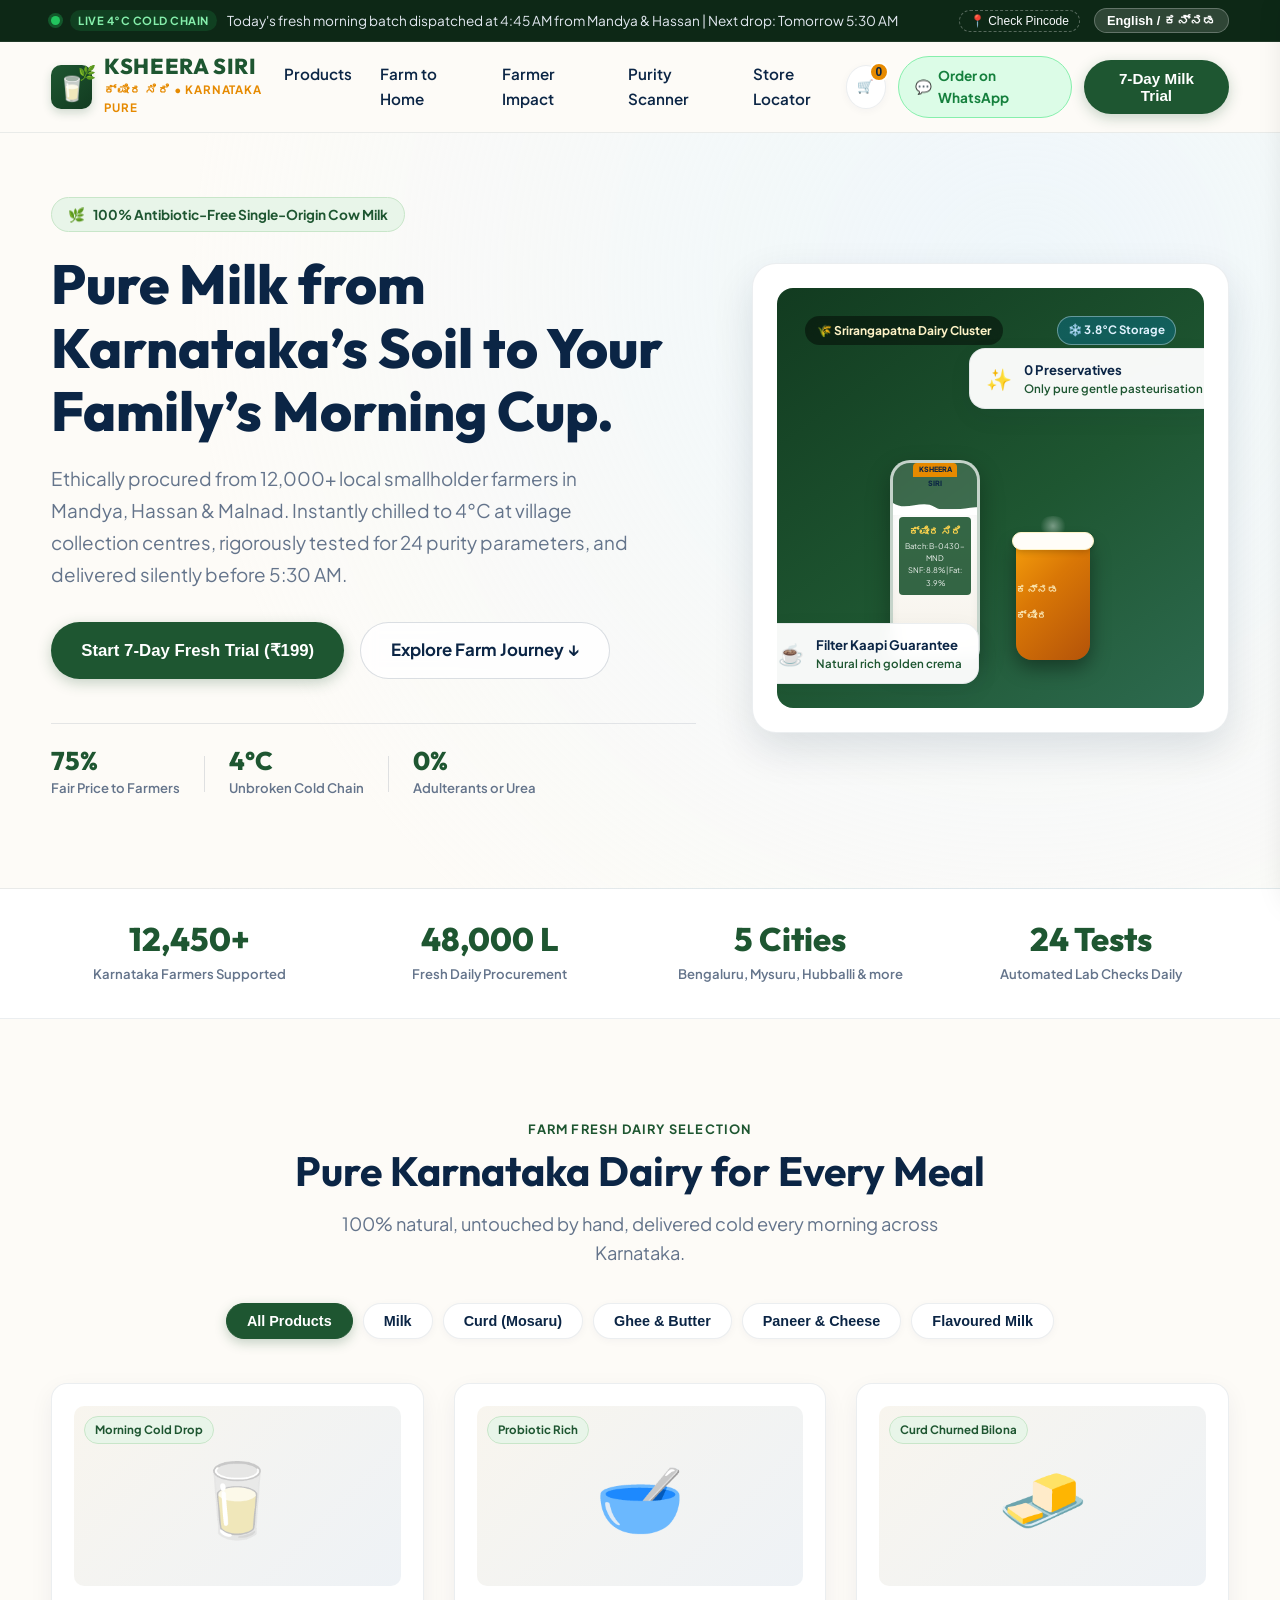
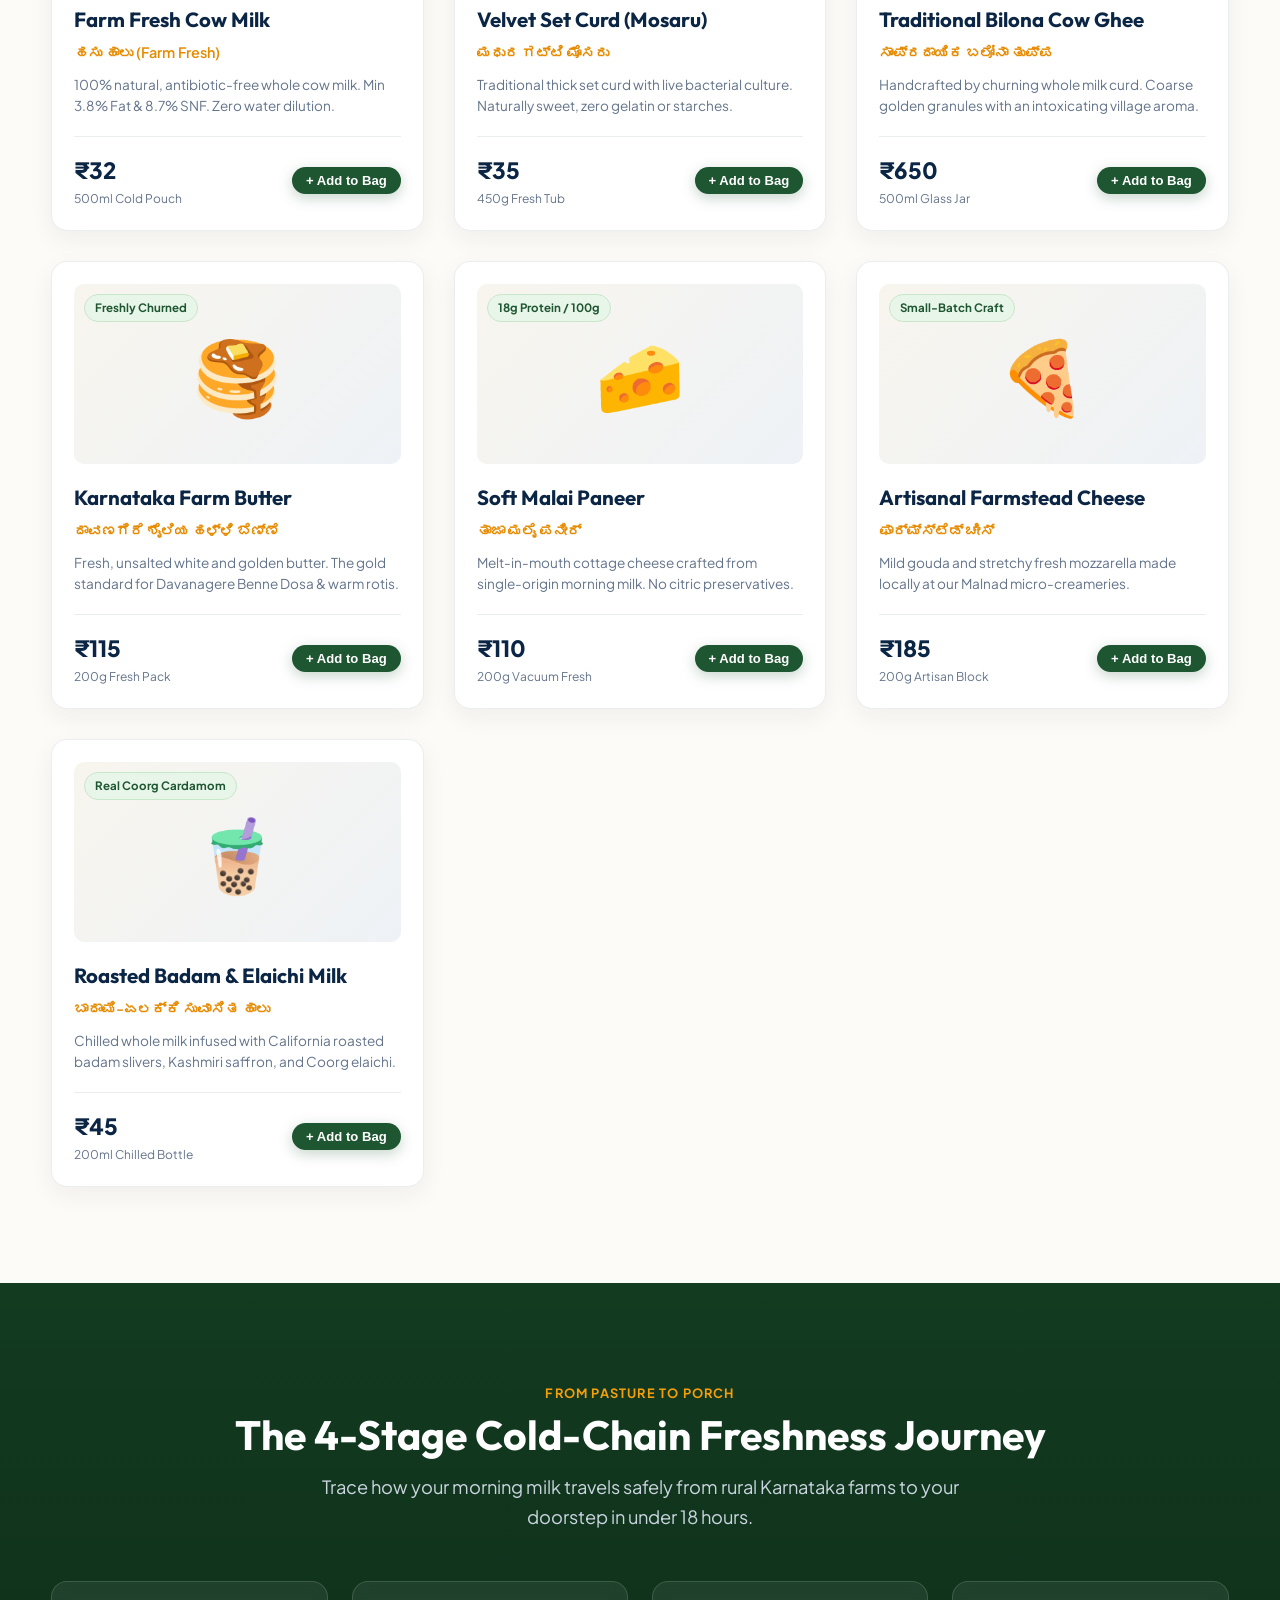
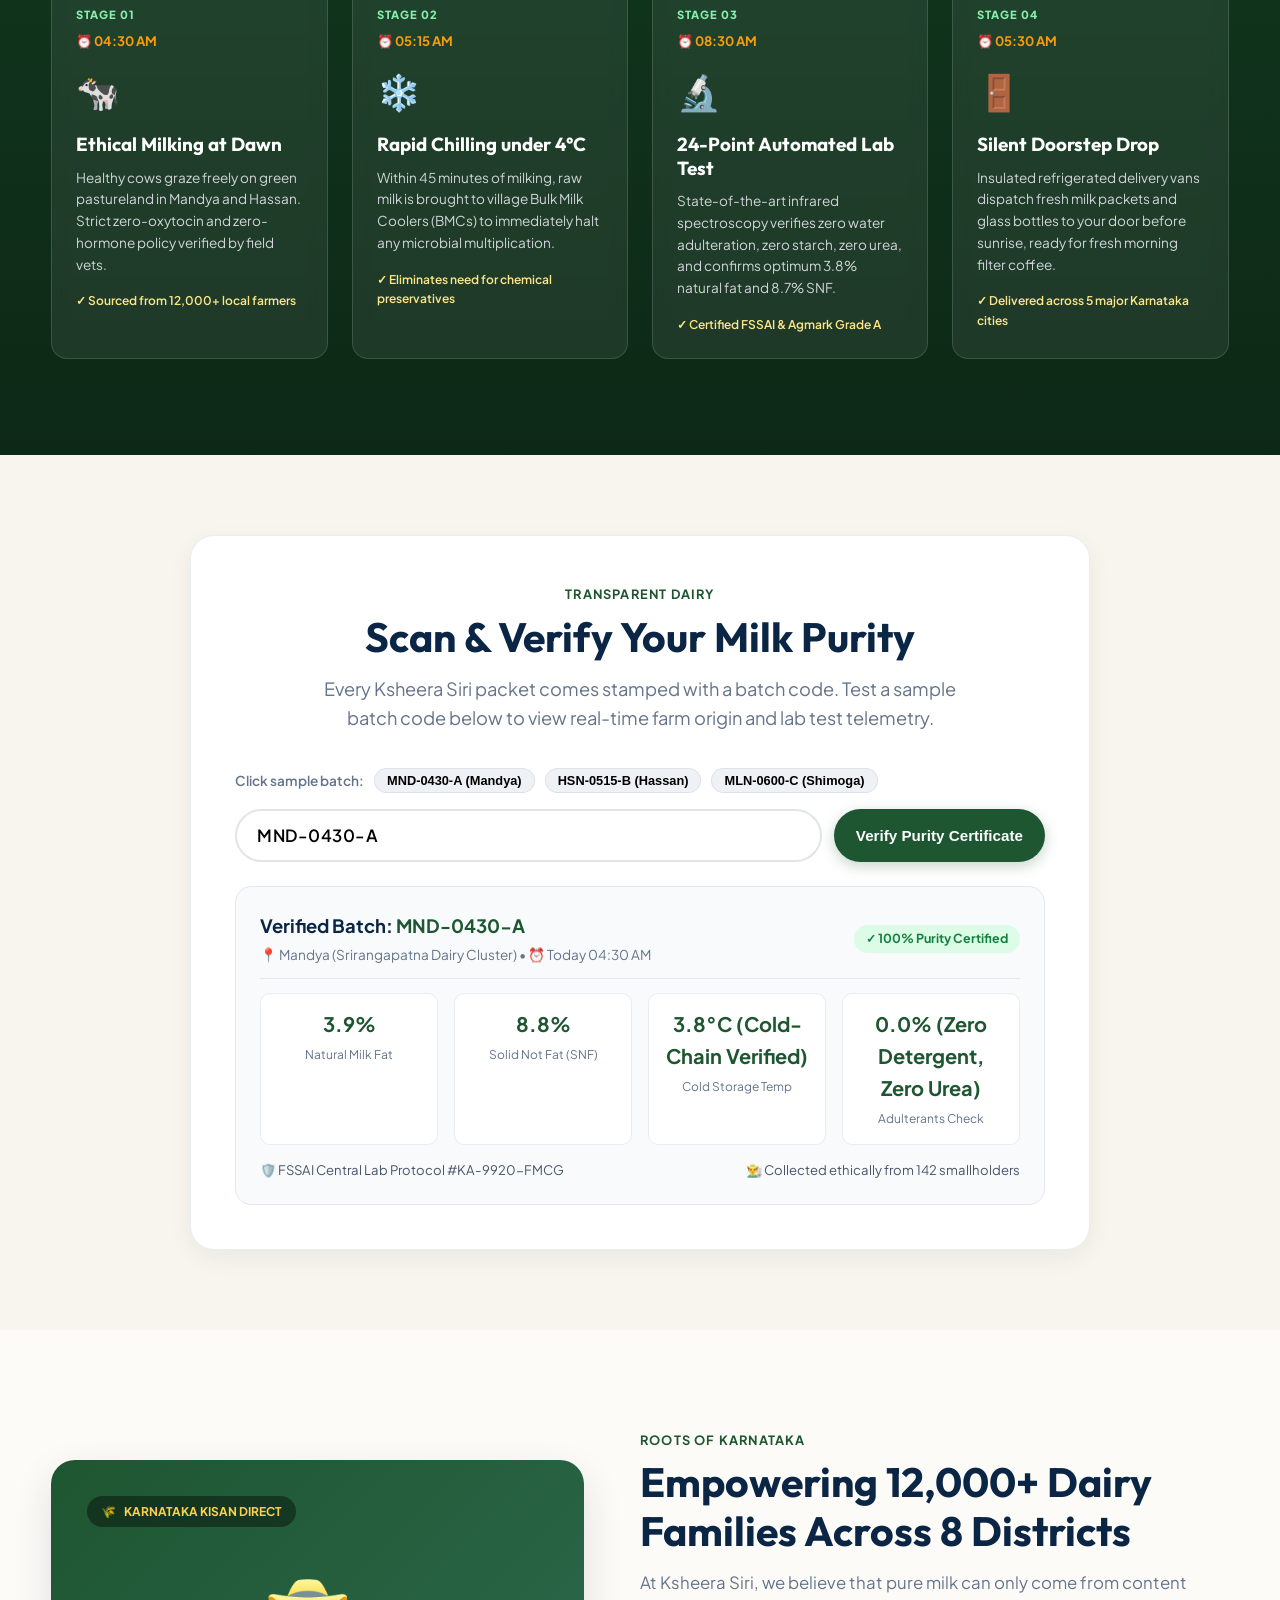
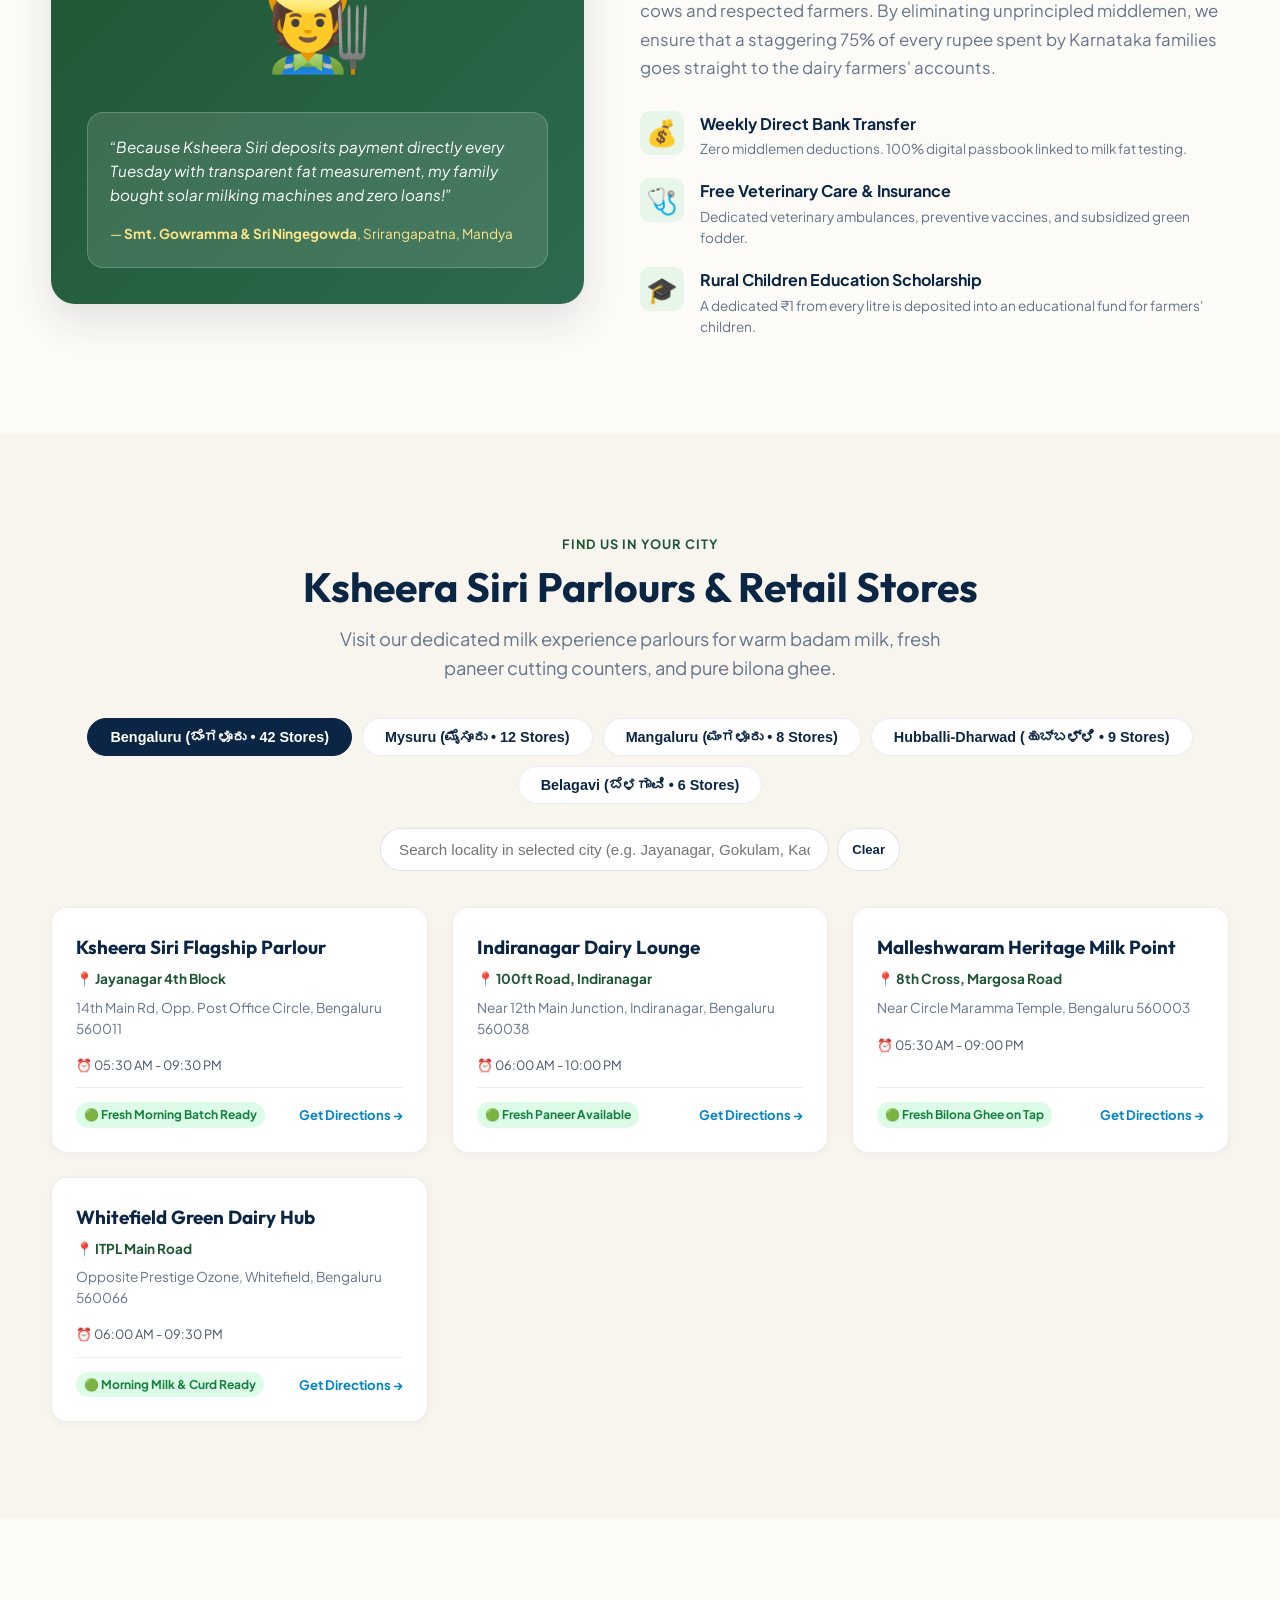
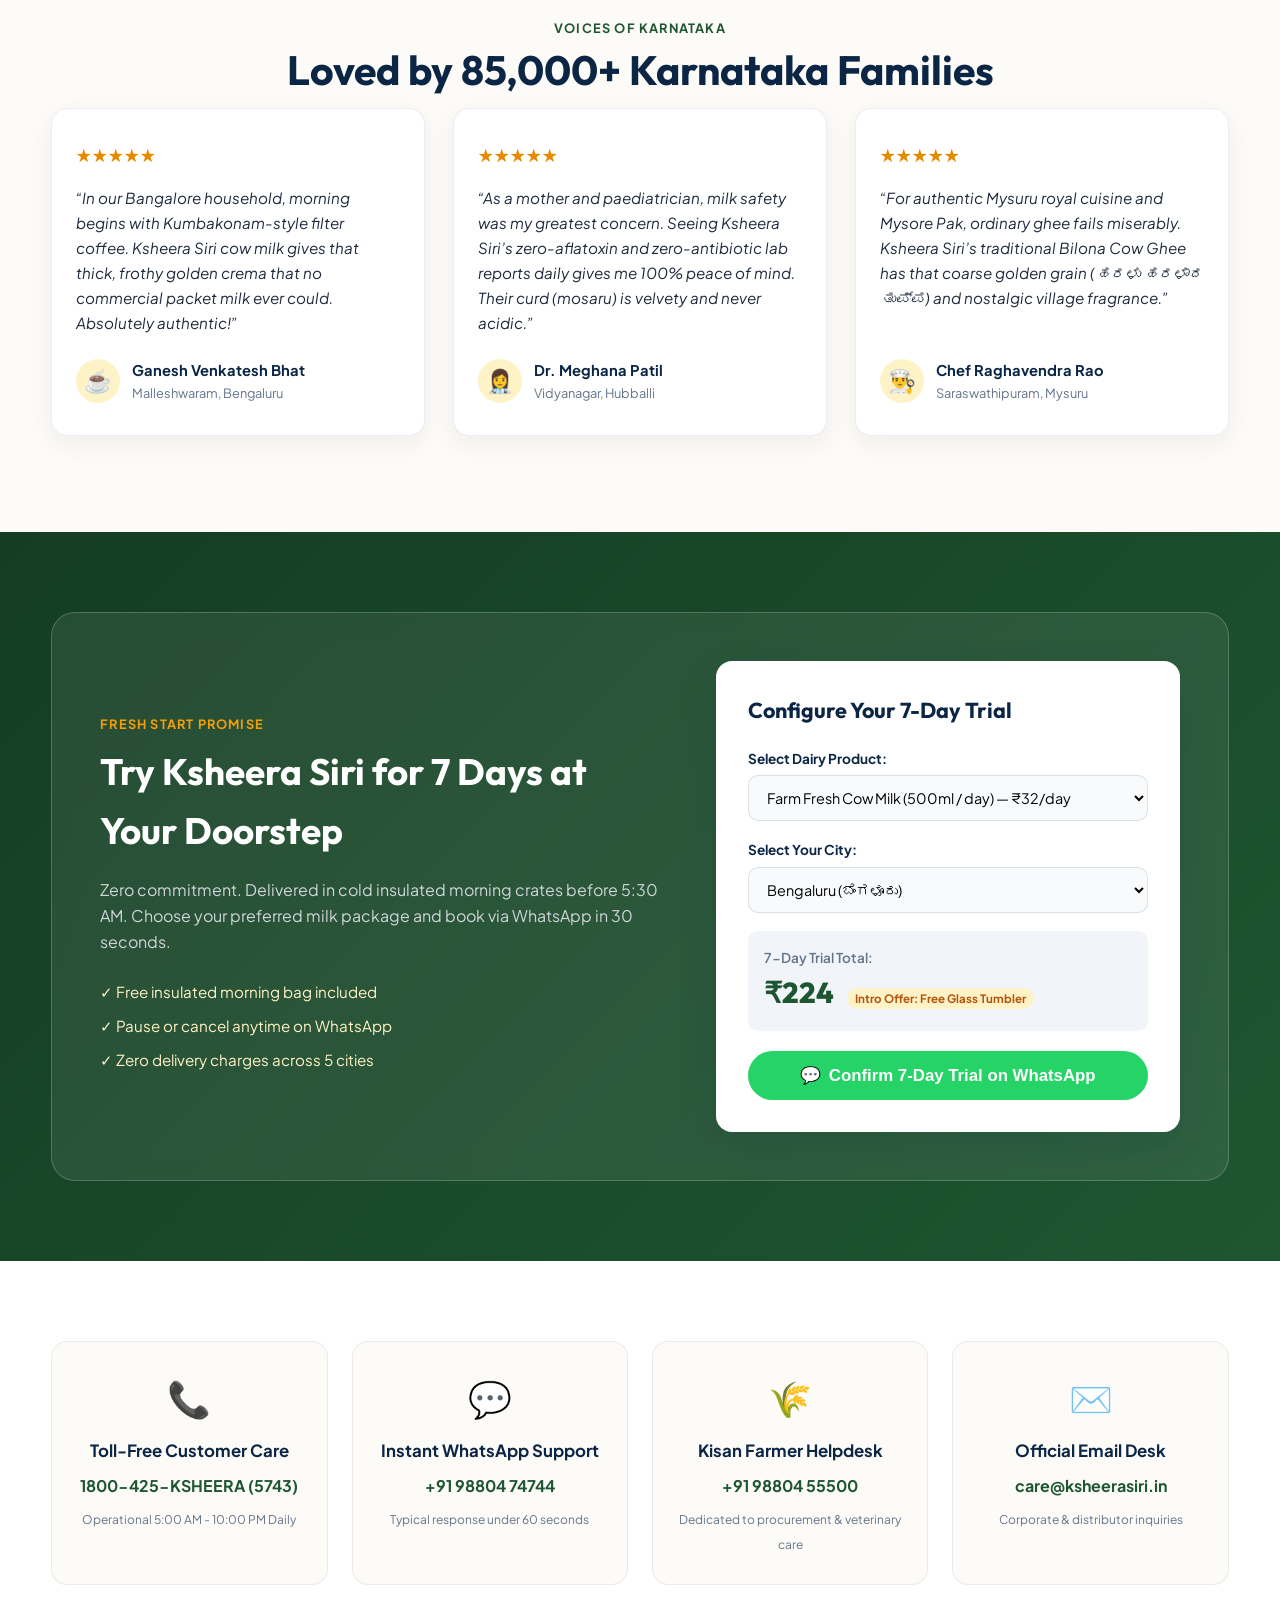
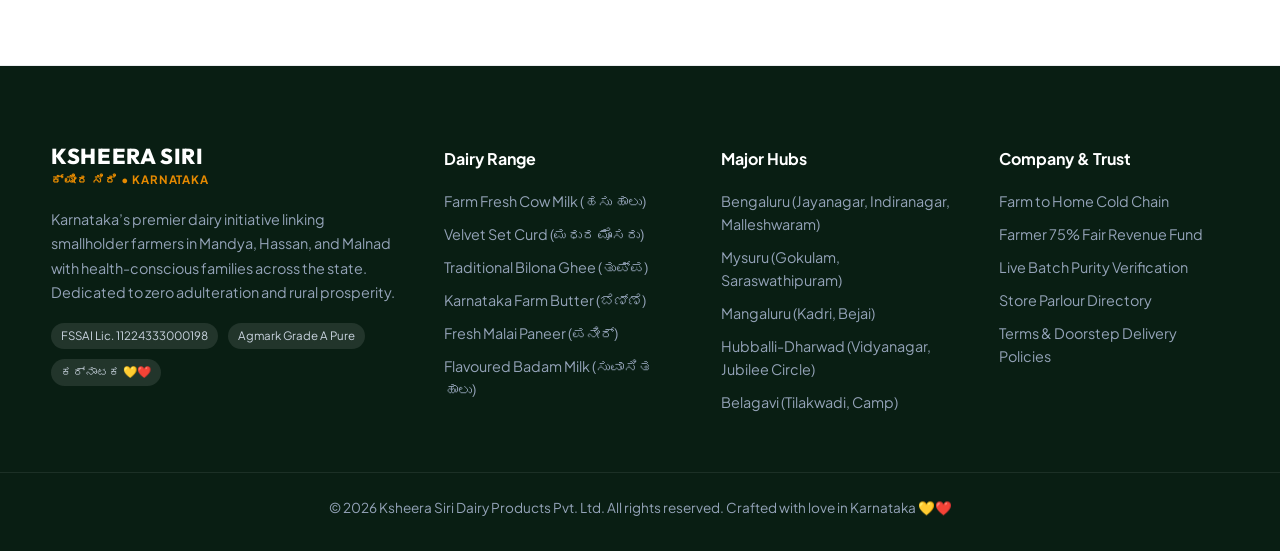
<file: standalone.html>
<!DOCTYPE html>
<html lang="en" data-lang="en">
<head>
  <meta charset="UTF-8">
  <meta name="viewport" content="width=device-width, initial-scale=1.0">
  <title>Ksheera Siri | Pure Karnataka Cow Milk & Farm Dairy</title>
  <meta name="description" content="Pure, chilled cow milk, curd (mosaru), artisanal bilona ghee and paneer from Karnataka's local farmers. Delivered fresh daily by 5:30 AM across Bengaluru, Mysuru, Mangaluru, Hubballi & Belagavi.">
  <link rel="icon" href="data:image/svg+xml,<svg xmlns=%22http://www.w3.org/2000/svg%22 viewBox=%220%22%20%220%22%20%22100%22%20%22100%22><text y=%22.9em%22 font-size=%2290%22>🥛</text></svg>">

  <!-- Google Fonts: Modern Latin & Authentic Kannada -->
  <link rel="preconnect" href="https://fonts.googleapis.com">
  <link rel="preconnect" href="https://fonts.gstatic.com" crossorigin>
  <link href="https://fonts.googleapis.com/css2?family=Baloo+Tamma+2:wght@500;600;700;800&family=Noto+Sans+Kannada:wght@400;500;600;700&family=Outfit:wght@400;500;600;700;800&family=Plus+Jakarta+Sans:wght@400;500;600;700&display=swap" rel="stylesheet">
  
  <style>
/* ==========================================================================
   KSHEERA SIRI (ಕ್ಷೀರ ಸಿರಿ) — PREMIUM KARNATAKA DAIRY BRAND DESIGN SYSTEM
   ========================================================================== */

:root {
  /* Karnataka Dairy Color Tokens */
  --green-primary: #1E5631;
  --green-dark: #123B20;
  --green-deep: #0D2816;
  --green-medium: #2D6A4F;
  --green-mint: #D8F3DC;
  
  --cream-bg: #FDFBF7;
  --cream-surface: #F8F5EE;
  --white: #FFFFFF;
  
  --gold-karnataka: #E68A00;
  --gold-warm: #F59E0B;
  --gold-light: #FEF3C7;
  
  --navy-deccan: #0B2545;
  --navy-slate: #1E293B;
  --navy-muted: #64748B;
  
  --blue-cold: #E0F2FE;
  --blue-accent: #0284C7;
  --blue-badge: #0369A1;

  --border-light: rgba(11, 37, 69, 0.08);
  --border-card: rgba(11, 37, 69, 0.12);

  /* Typography Scale */
  --font-en-head: 'Outfit', -apple-system, BlinkMacSystemFont, sans-serif;
  --font-en-body: 'Plus Jakarta Sans', -apple-system, BlinkMacSystemFont, sans-serif;
  --font-kn-head: 'Baloo Tamma 2', 'Outfit', cursive;
  --font-kn-body: 'Noto Sans Kannada', 'Plus Jakarta Sans', sans-serif;

  /* Elevations */
  --shadow-subtle: 0 2px 8px rgba(11, 37, 69, 0.04);
  --shadow-card: 0 8px 24px rgba(11, 37, 69, 0.06);
  --shadow-float: 0 16px 40px rgba(11, 37, 69, 0.12);
  --shadow-green: 0 8px 25px rgba(30, 86, 49, 0.25);

  /* Border Radii */
  --radius-xs: 6px;
  --radius-sm: 10px;
  --radius-md: 16px;
  --radius-lg: 24px;
  --radius-pill: 9999px;

  /* Transitions */
  --transition-smooth: all 0.28s cubic-bezier(0.16, 1, 0.3, 1);
}

/* ==========================================================================
   RESET & FOUNDATIONS
   ========================================================================== */

* {
  margin: 0;
  padding: 0;
  box-sizing: border-box;
}

html {
  scroll-behavior: smooth;
  font-size: 16px;
}

body {
  font-family: var(--font-en-body);
  background-color: var(--cream-bg);
  color: var(--navy-deccan);
  line-height: 1.6;
  -webkit-font-smoothing: antialiased;
  overflow-x: hidden;
}

/* Dynamic Kannada Font Mode */
html[data-lang="kn"] body {
  font-family: var(--font-kn-body);
}

html[data-lang="kn"] h1,
html[data-lang="kn"] h2,
html[data-lang="kn"] h3,
html[data-lang="kn"] h4,
html[data-lang="kn"] .brand-title-main,
html[data-lang="kn"] .section-title,
html[data-lang="kn"] .hero-heading {
  font-family: var(--font-kn-head);
  line-height: 1.35;
}

.container {
  width: 92%;
  max-width: 1260px;
  margin: 0 auto;
}

/* Helpers */
.text-center { text-align: center; }
.text-white { color: var(--white) !important; }
.text-gold { color: var(--gold-karnataka) !important; }
.text-dim { color: #CBD5E1 !important; }
.w-full { width: 100% !important; }

/* Sub-kicker Eyebrow */
.sub-kicker {
  font-size: 0.8rem;
  font-weight: 700;
  letter-spacing: 1.2px;
  text-transform: uppercase;
  color: var(--green-primary);
  display: inline-block;
  margin-bottom: 8px;
}
.kicker-gold {
  color: var(--gold-warm) !important;
}

.section-title {
  font-family: var(--font-en-head);
  font-size: clamp(1.85rem, 1.6rem + 1.2vw, 2.75rem);
  font-weight: 700;
  color: var(--navy-deccan);
  margin-bottom: 12px;
  line-height: 1.2;
}

.section-lead {
  font-size: clamp(0.95rem, 0.9rem + 0.3vw, 1.15rem);
  color: var(--navy-muted);
  max-width: 640px;
  margin: 0 auto 36px auto;
}

/* ==========================================================================
   ANNOUNCEMENT BAR & REAL-TIME STATUS
   ========================================================================== */

.announcement-bar {
  background-color: var(--green-deep);
  color: #E2E8F0;
  font-size: 0.85rem;
  padding: 8px 0;
  border-bottom: 1px solid rgba(255, 255, 255, 0.08);
}

.announcement-inner {
  display: flex;
  align-items: center;
  justify-content: space-between;
  flex-wrap: wrap;
  gap: 12px;
}

.announcement-left {
  display: flex;
  align-items: center;
  gap: 10px;
  flex-wrap: wrap;
}

.live-dot {
  width: 9px;
  height: 9px;
  background-color: #22C55E;
  border-radius: 50%;
  display: inline-block;
  box-shadow: 0 0 0 3px rgba(34, 197, 94, 0.3);
  animation: liveRadar 2s infinite ease-in-out;
}

@keyframes liveRadar {
  0% { box-shadow: 0 0 0 0 rgba(34, 197, 94, 0.6); }
  70% { box-shadow: 0 0 0 8px rgba(34, 197, 94, 0); }
  100% { box-shadow: 0 0 0 0 rgba(34, 197, 94, 0); }
}

.live-pill {
  background: rgba(34, 197, 94, 0.15);
  color: #86EFAC;
  padding: 2px 8px;
  border-radius: var(--radius-pill);
  font-size: 0.7rem;
  font-weight: 700;
  letter-spacing: 0.5px;
}

.announcement-right {
  display: flex;
  align-items: center;
  gap: 14px;
}

.announcement-btn {
  background: transparent;
  border: 1px dashed rgba(255, 255, 255, 0.3);
  color: #F8FAFC;
  padding: 3px 10px;
  border-radius: var(--radius-pill);
  font-size: 0.75rem;
  cursor: pointer;
  transition: var(--transition-smooth);
}

.announcement-btn:hover {
  background: rgba(255, 255, 255, 0.12);
  border-color: white;
}

.lang-pill {
  background: rgba(255, 255, 255, 0.14);
  border: 1px solid rgba(255, 255, 255, 0.25);
  color: #FFFFFF;
  padding: 4px 12px;
  border-radius: var(--radius-pill);
  font-size: 0.8rem;
  font-weight: 700;
  cursor: pointer;
  transition: var(--transition-smooth);
}

.lang-pill:hover {
  background: var(--gold-karnataka);
  border-color: var(--gold-karnataka);
  color: var(--navy-deccan);
}

/* ==========================================================================
   MAIN STICKY HEADER & BRAND IDENTITY
   ========================================================================== */

.site-header {
  position: sticky;
  top: 0;
  z-index: 900;
  background: rgba(253, 251, 247, 0.94);
  backdrop-filter: blur(14px);
  border-bottom: 1px solid var(--border-light);
  padding: 14px 0;
  transition: var(--transition-smooth);
}

.header-inner {
  display: flex;
  align-items: center;
  justify-content: space-between;
}

.brand-identity {
  display: flex;
  align-items: center;
  gap: 12px;
  text-decoration: none;
}

.brand-emblem {
  position: relative;
  width: 44px;
  height: 44px;
  background: linear-gradient(135deg, var(--green-primary), var(--green-dark));
  border-radius: var(--radius-sm);
  display: flex;
  align-items: center;
  justify-content: center;
  box-shadow: 0 4px 10px rgba(30, 86, 49, 0.2);
}

.emblem-icon { font-size: 1.5rem; }
.emblem-leaf {
  position: absolute;
  top: -4px;
  right: -4px;
  font-size: 0.9rem;
}

.brand-title-main {
  display: block;
  font-family: var(--font-en-head);
  font-weight: 800;
  font-size: 1.35rem;
  letter-spacing: 0.6px;
  color: var(--green-primary);
  line-height: 1;
}

.brand-title-sub {
  display: block;
  font-size: 0.72rem;
  font-weight: 700;
  color: var(--gold-karnataka);
  letter-spacing: 0.8px;
  margin-top: 3px;
}

.main-nav {
  display: flex;
  gap: 28px;
}

.nav-link {
  color: var(--navy-deccan);
  text-decoration: none;
  font-size: 0.95rem;
  font-weight: 600;
  position: relative;
  padding: 4px 0;
  transition: color 0.2s ease;
}

.nav-link:hover {
  color: var(--green-primary);
}

.nav-link::after {
  content: '';
  position: absolute;
  bottom: 0;
  left: 0;
  width: 0;
  height: 2px;
  background-color: var(--gold-karnataka);
  transition: width 0.25s ease;
}

.nav-link:hover::after {
  width: 100%;
}

.header-action-group {
  display: flex;
  align-items: center;
  gap: 12px;
}

.cart-trigger-btn {
  background: var(--white);
  border: 1px solid var(--border-light);
  width: 44px;
  height: 44px;
  border-radius: 50%;
  display: flex;
  align-items: center;
  justify-content: center;
  cursor: pointer;
  position: relative;
  box-shadow: var(--shadow-subtle);
  transition: var(--transition-smooth);
}

.cart-trigger-btn:hover {
  transform: translateY(-2px);
  border-color: var(--green-primary);
}

.cart-count {
  position: absolute;
  top: -4px;
  right: -4px;
  background: var(--gold-karnataka);
  color: var(--navy-deccan);
  font-size: 0.75rem;
  font-weight: 800;
  width: 20px;
  height: 20px;
  border-radius: 50%;
  display: flex;
  align-items: center;
  justify-content: center;
  border: 2px solid var(--white);
}

/* Buttons */
.btn {
  display: inline-flex;
  align-items: center;
  justify-content: center;
  gap: 8px;
  padding: 10px 22px;
  font-size: 0.95rem;
  font-weight: 600;
  border-radius: var(--radius-pill);
  text-decoration: none;
  border: none;
  cursor: pointer;
  transition: var(--transition-smooth);
}

.btn-primary {
  background-color: var(--green-primary);
  color: var(--white);
  box-shadow: 0 4px 14px rgba(30, 86, 49, 0.25);
}

.btn-primary:hover {
  background-color: var(--green-dark);
  transform: translateY(-2px);
  box-shadow: var(--shadow-green);
}

.btn-secondary {
  background: var(--white);
  color: var(--navy-deccan);
  border: 1px solid var(--border-card);
}

.btn-secondary:hover {
  background: #F1F5F9;
  border-color: var(--navy-deccan);
}

.btn-glass {
  background: rgba(255, 255, 255, 0.8);
  backdrop-filter: blur(8px);
  color: var(--navy-deccan);
  border: 1px solid rgba(11, 37, 69, 0.15);
}

.btn-glass:hover {
  background: var(--white);
  transform: translateY(-2px);
}

.btn-whatsapp-pill {
  background: #DCFCE7;
  color: #15803D;
  border: 1px solid #86EFAC;
  padding: 8px 16px;
  border-radius: var(--radius-pill);
  font-size: 0.85rem;
  font-weight: 700;
  text-decoration: none;
  display: inline-flex;
  align-items: center;
  gap: 6px;
  transition: var(--transition-smooth);
}

.btn-whatsapp-pill:hover {
  background: #22C55E;
  color: var(--white);
}

.btn-whatsapp-large {
  background-color: #25D366;
  color: var(--white);
  font-weight: 700;
  padding: 14px 24px;
  font-size: 1.05rem;
}

.btn-whatsapp-large:hover {
  background-color: #1EBE5D;
  transform: translateY(-2px);
  box-shadow: 0 6px 20px rgba(37, 211, 102, 0.35);
}

.btn-hero {
  padding: 14px 30px;
  font-size: 1.05rem;
  font-weight: 700;
}

.btn-sm {
  padding: 6px 14px;
  font-size: 0.82rem;
}

/* Mobile Menu Toggle */
.mobile-menu-btn {
  display: none;
  background: none;
  border: none;
  cursor: pointer;
  flex-direction: column;
  gap: 5px;
  padding: 6px;
}

.mobile-menu-btn span {
  display: block;
  width: 24px;
  height: 2.5px;
  background-color: var(--navy-deccan);
  border-radius: 2px;
  transition: var(--transition-smooth);
}

.mobile-nav-panel {
  display: none;
}

/* ==========================================================================
   HERO SECTION & KARNATAKA DAIRY ART
   ========================================================================== */

.hero-section {
  position: relative;
  padding: 64px 0 88px 0;
  background: radial-gradient(circle at 80% 20%, rgba(224, 242, 254, 0.5) 0%, rgba(253, 251, 247, 1) 70%);
  overflow: hidden;
  border-bottom: 1px solid var(--border-light);
}

.hero-grid {
  display: grid;
  grid-template-columns: 1.15fr 0.85fr;
  gap: 56px;
  align-items: center;
}

.hero-kicker-badge {
  display: inline-flex;
  align-items: center;
  gap: 8px;
  background: #E8F5E9;
  color: var(--green-primary);
  border: 1px solid #C8E6C9;
  padding: 6px 16px;
  border-radius: var(--radius-pill);
  font-size: 0.85rem;
  font-weight: 700;
  margin-bottom: 20px;
}

.hero-heading {
  font-family: var(--font-en-head);
  font-size: clamp(2.4rem, 2rem + 1.8vw, 3.75rem);
  font-weight: 800;
  line-height: 1.15;
  color: var(--navy-deccan);
  margin-bottom: 20px;
}

.hero-subtext {
  font-size: clamp(1rem, 0.95rem + 0.35vw, 1.18rem);
  color: var(--navy-muted);
  line-height: 1.7;
  margin-bottom: 32px;
  max-width: 580px;
}

.hero-btn-row {
  display: flex;
  gap: 16px;
  flex-wrap: wrap;
  margin-bottom: 44px;
}

.hero-trust-bar {
  display: flex;
  align-items: center;
  gap: 24px;
  padding-top: 24px;
  border-top: 1px solid rgba(11, 37, 69, 0.1);
}

.trust-stat .stat-highlight {
  display: block;
  font-family: var(--font-en-head);
  font-size: 1.6rem;
  font-weight: 800;
  color: var(--green-primary);
  line-height: 1;
}

.trust-stat .stat-caption {
  font-size: 0.82rem;
  font-weight: 600;
  color: var(--navy-muted);
}

.stat-sep {
  width: 1px;
  height: 36px;
  background: rgba(11, 37, 69, 0.12);
}

/* Hero Visual Artboard */
.hero-visual-col {
  position: relative;
}

.farm-hero-card {
  position: relative;
  background: var(--white);
  border-radius: var(--radius-lg);
  padding: 24px;
  box-shadow: var(--shadow-float);
  border: 1px solid var(--border-light);
}

.card-inner-scene {
  background: linear-gradient(145deg, #123B20 0%, #1E5631 55%, #2D6A4F 100%);
  border-radius: var(--radius-md);
  padding: 28px;
  min-height: 420px;
  position: relative;
  overflow: hidden;
  display: flex;
  flex-direction: column;
  justify-content: space-between;
}

.scene-header {
  display: flex;
  justify-content: space-between;
  align-items: center;
}

.scene-origin-pill {
  background: rgba(0, 0, 0, 0.45);
  backdrop-filter: blur(6px);
  color: #FEF3C7;
  padding: 5px 12px;
  border-radius: var(--radius-pill);
  font-size: 0.75rem;
  font-weight: 700;
}

.temp-badge {
  background: rgba(2, 132, 199, 0.3);
  border: 1px solid rgba(224, 242, 254, 0.4);
  color: #E0F2FE;
  padding: 4px 10px;
  border-radius: var(--radius-pill);
  font-size: 0.72rem;
  font-weight: 700;
}

/* Milk Tumbler & Glass Bottle CSS Illustration */
.milk-tumbler-canvas {
  display: flex;
  align-items: flex-end;
  justify-content: center;
  gap: 36px;
  margin: 30px 0 20px 0;
  position: relative;
}

/* Pure Milk Bottle */
.glass-bottle-silhouette {
  width: 90px;
  height: 200px;
  border: 3px solid rgba(255, 255, 255, 0.7);
  border-radius: 20px 20px 10px 10px;
  position: relative;
  background: rgba(255, 255, 255, 0.15);
  backdrop-filter: blur(4px);
  overflow: hidden;
  box-shadow: 0 10px 25px rgba(0, 0, 0, 0.3);
}

.bottle-cap {
  position: absolute;
  top: 0;
  left: 50%;
  transform: translateX(-50%);
  width: 44px;
  height: 14px;
  background: var(--gold-karnataka);
  border-radius: 4px 4px 0 0;
  font-size: 0.45rem;
  font-weight: 800;
  color: var(--navy-deccan);
  text-align: center;
  line-height: 14px;
}

.bottle-body {
  position: absolute;
  bottom: 0;
  left: 0;
  width: 100%;
  height: 85%;
}

.milk-liquid-fill {
  position: absolute;
  bottom: 0;
  width: 100%;
  height: 90%;
  background: linear-gradient(180deg, #FFFFFF 0%, #F5F1E8 100%);
  box-shadow: inset 0 4px 8px rgba(0, 0, 0, 0.05);
}

.liquid-wave {
  position: absolute;
  top: -6px;
  left: 0;
  width: 200%;
  height: 12px;
  background: url("data:image/svg+xml,%3Csvg xmlns='http://www.w3.org/2000/svg' viewBox='0 0 1200 120' preserveAspectRatio='none'%3E%3Cpath d='M0,0 C150,90 350,-40 500,40 C650,120 900,20 1200,40 L1200,120 L0,120 Z' fill='%23FFFFFF'%3E%3C/path%3E%3C/svg%3E") repeat-x;
  background-size: 100px 12px;
  animation: waveMotion 4s linear infinite;
}

@keyframes waveMotion {
  0% { transform: translateX(0); }
  100% { transform: translateX(-50%); }
}

.bottle-label {
  position: absolute;
  top: 25px;
  left: 6px;
  right: 6px;
  background: rgba(30, 86, 49, 0.9);
  padding: 6px 4px;
  border-radius: 4px;
  text-align: center;
  color: white;
}

.label-brand {
  display: block;
  font-size: 0.65rem;
  font-weight: 700;
  color: #FCD34D;
}

.label-batch, .label-snf {
  display: block;
  font-size: 0.48rem;
  opacity: 0.9;
}

/* Authentic Brass Tumbler (ಕರ್ನಾಟಕ ಬೆಳ್ಳಿಯ/ಹಿತ್ತಾಳೆ ಲೋಟ) */
.brass-tumbler {
  width: 74px;
  height: 120px;
  background: linear-gradient(135deg, #F59E0B 0%, #D97706 40%, #B45309 100%);
  border-radius: 4px 4px 16px 16px;
  position: relative;
  box-shadow: 0 8px 20px rgba(0, 0, 0, 0.4);
  display: flex;
  align-items: center;
  justify-content: center;
}

.tumbler-froth {
  position: absolute;
  top: -8px;
  width: 82px;
  height: 18px;
  background: #FFFDF8;
  border-radius: var(--radius-pill);
  box-shadow: 0 2px 6px rgba(0, 0, 0, 0.2);
  border: 1px solid #FEF3C7;
}

.brass-emboss {
  color: rgba(254, 243, 199, 0.85);
  font-size: 0.65rem;
  font-weight: 800;
  letter-spacing: 0.5px;
}

.steam-vapour {
  position: absolute;
  top: -24px;
  width: 30px;
  height: 20px;
  background: radial-gradient(circle, rgba(255, 255, 255, 0.4) 0%, rgba(255, 255, 255, 0) 70%);
  border-radius: 50%;
  animation: steamRise 3s infinite ease-out;
}

@keyframes steamRise {
  0% { transform: translateY(0) scale(0.8); opacity: 0.6; }
  50% { transform: translateY(-12px) scale(1.1); opacity: 0.3; }
  100% { transform: translateY(-24px) scale(1.4); opacity: 0; }
}

/* Floating Micro-Badges */
.floating-pill {
  background: rgba(255, 255, 255, 0.96);
  backdrop-filter: blur(8px);
  padding: 10px 16px;
  border-radius: var(--radius-md);
  box-shadow: var(--shadow-card);
  display: flex;
  align-items: center;
  gap: 12px;
  border: 1px solid var(--border-light);
  position: absolute;
  z-index: 10;
}

.floating-pill .icon {
  font-size: 1.3rem;
}

.floating-pill strong {
  display: block;
  font-size: 0.82rem;
  color: var(--navy-deccan);
}

.floating-pill small {
  display: block;
  font-size: 0.72rem;
  color: var(--green-primary);
  font-weight: 600;
}

.pill-top {
  top: 60px;
  right: -16px;
  animation: floatSoft 4s ease-in-out infinite;
}

.pill-bottom {
  bottom: 24px;
  left: -16px;
  animation: floatSoft 4s ease-in-out 2s infinite;
}

@keyframes floatSoft {
  0%, 100% { transform: translateY(0); }
  50% { transform: translateY(-6px); }
}

/* ==========================================================================
   METRICS BANNER
   ========================================================================== */

.metrics-ticker {
  background: var(--white);
  border-bottom: 1px solid var(--border-light);
  padding: 24px 0;
}

.ticker-container {
  display: grid;
  grid-template-columns: repeat(4, 1fr);
  gap: 24px;
  text-align: center;
}

.ticker-box {
  padding: 8px 12px;
}

.metric-num {
  display: block;
  font-family: var(--font-en-head);
  font-size: clamp(1.6rem, 1.4rem + 0.8vw, 2.3rem);
  font-weight: 800;
  color: var(--green-primary);
  line-height: 1.1;
  margin-bottom: 4px;
}

.metric-lbl {
  font-size: 0.82rem;
  font-weight: 600;
  color: var(--navy-muted);
}

/* ==========================================================================
   PRODUCT SHOWCASE SECTION
   ========================================================================== */

.products-section {
  padding: 96px 0;
}

.filter-bar {
  display: flex;
  justify-content: center;
  gap: 10px;
  flex-wrap: wrap;
  margin-bottom: 44px;
}

.filter-tab {
  background: var(--white);
  border: 1px solid var(--border-light);
  padding: 9px 20px;
  border-radius: var(--radius-pill);
  font-weight: 600;
  font-size: 0.9rem;
  color: var(--navy-deccan);
  cursor: pointer;
  box-shadow: var(--shadow-subtle);
  transition: var(--transition-smooth);
}

.filter-tab:hover {
  border-color: var(--green-primary);
  color: var(--green-primary);
}

.filter-tab.active {
  background: var(--green-primary);
  color: var(--white);
  border-color: var(--green-primary);
  box-shadow: 0 4px 12px rgba(30, 86, 49, 0.25);
}

.products-grid {
  display: grid;
  grid-template-columns: repeat(auto-fill, minmax(290px, 1fr));
  gap: 30px;
}

.product-item-card {
  background: var(--white);
  border-radius: var(--radius-md);
  border: 1px solid var(--border-light);
  box-shadow: var(--shadow-card);
  padding: 22px;
  display: flex;
  flex-direction: column;
  position: relative;
  transition: var(--transition-smooth);
}

.product-item-card:hover {
  transform: translateY(-8px);
  box-shadow: var(--shadow-float);
  border-color: rgba(30, 86, 49, 0.2);
}

.product-media {
  height: 180px;
  background: linear-gradient(135deg, #F8F5EE 0%, #EEF2F6 100%);
  border-radius: var(--radius-sm);
  display: flex;
  align-items: center;
  justify-content: center;
  font-size: 4.5rem;
  margin-bottom: 18px;
  position: relative;
  overflow: hidden;
}

.product-badge-flag {
  position: absolute;
  top: 10px;
  left: 10px;
  background: #E8F5E9;
  color: var(--green-primary);
  font-size: 0.72rem;
  font-weight: 700;
  padding: 4px 10px;
  border-radius: var(--radius-pill);
  border: 1px solid #C8E6C9;
}

.product-title {
  font-family: var(--font-en-head);
  font-size: 1.28rem;
  font-weight: 700;
  color: var(--navy-deccan);
  margin-bottom: 4px;
}

.product-kannada-sub {
  font-size: 0.9rem;
  font-weight: 600;
  color: var(--gold-karnataka);
  margin-bottom: 10px;
}

.product-description {
  font-size: 0.85rem;
  color: var(--navy-muted);
  line-height: 1.55;
  margin-bottom: 20px;
  flex-grow: 1;
}

.product-action-row {
  display: flex;
  align-items: center;
  justify-content: space-between;
  padding-top: 16px;
  border-top: 1px solid var(--border-light);
}

.product-price-box .price-currency {
  font-size: 1.4rem;
  font-weight: 800;
  color: var(--navy-deccan);
}

.product-price-box .pack-size {
  display: block;
  font-size: 0.75rem;
  color: var(--navy-muted);
}

/* ==========================================================================
   FARM TO HOME JOURNEY SECTION
   ========================================================================== */

.journey-section {
  background: linear-gradient(180deg, var(--green-dark) 0%, var(--green-deep) 100%);
  padding: 96px 0;
  color: var(--white);
}

.journey-timeline {
  display: grid;
  grid-template-columns: repeat(4, 1fr);
  gap: 24px;
  margin-top: 50px;
  position: relative;
}

.timeline-card {
  background: rgba(255, 255, 255, 0.07);
  border: 1px solid rgba(255, 255, 255, 0.14);
  border-radius: var(--radius-md);
  padding: 24px;
  backdrop-filter: blur(8px);
  position: relative;
  transition: var(--transition-smooth);
}

.timeline-card:hover {
  background: rgba(255, 255, 255, 0.12);
  transform: translateY(-6px);
  border-color: rgba(252, 211, 77, 0.5);
}

.step-badge {
  font-size: 0.7rem;
  font-weight: 800;
  letter-spacing: 1px;
  color: #86EFAC;
  margin-bottom: 6px;
}

.step-clock {
  font-size: 0.82rem;
  font-weight: 700;
  color: var(--gold-warm);
  margin-bottom: 12px;
}

.step-emoji {
  font-size: 2.2rem;
  margin-bottom: 14px;
}

.step-title {
  font-family: var(--font-en-head);
  font-size: 1.18rem;
  font-weight: 700;
  margin-bottom: 10px;
  line-height: 1.25;
}

.step-desc {
  font-size: 0.85rem;
  color: #D1D5DB;
  line-height: 1.6;
  margin-bottom: 16px;
}

.step-meta {
  display: block;
  font-size: 0.75rem;
  font-weight: 600;
  color: #FDE68A;
}

/* ==========================================================================
   PURITY SCANNER SIMULATOR
   ========================================================================== */

.scanner-section {
  padding: 80px 0;
  background-color: var(--cream-surface);
}

.scanner-card {
  background: var(--white);
  border-radius: var(--radius-lg);
  padding: 44px;
  border: 1px solid var(--border-light);
  box-shadow: var(--shadow-card);
  max-width: 900px;
  margin: 0 auto;
}

.scanner-form-wrap {
  margin-top: 30px;
}

.quick-batch-pills {
  display: flex;
  align-items: center;
  gap: 10px;
  flex-wrap: wrap;
  margin-bottom: 16px;
  font-size: 0.85rem;
  font-weight: 600;
  color: var(--navy-muted);
}

.sample-code-chip {
  background: #EEF2F6;
  border: 1px solid var(--border-light);
  padding: 4px 12px;
  border-radius: var(--radius-pill);
  font-size: 0.8rem;
  font-weight: 600;
  cursor: pointer;
  transition: var(--transition-smooth);
}

.sample-code-chip:hover {
  background: var(--green-primary);
  color: white;
}

.scanner-input-group {
  display: flex;
  gap: 12px;
  margin-bottom: 24px;
}

.scanner-input-group input {
  flex-grow: 1;
  padding: 14px 20px;
  font-size: 1.05rem;
  border: 2px solid var(--border-card);
  border-radius: var(--radius-pill);
  font-family: inherit;
  font-weight: 600;
  letter-spacing: 0.5px;
  outline: none;
  transition: border-color 0.2s;
}

.scanner-input-group input:focus {
  border-color: var(--green-primary);
}

.scan-result-card {
  background: #F8FAFC;
  border-radius: var(--radius-md);
  border: 1px solid #E2E8F0;
  padding: 24px;
  margin-top: 20px;
}

.scan-result-grid {
  display: grid;
  grid-template-columns: repeat(4, 1fr);
  gap: 16px;
  margin-top: 14px;
}

.scan-metric-box {
  background: var(--white);
  padding: 14px;
  border-radius: var(--radius-sm);
  border: 1px solid var(--border-light);
  text-align: center;
}

.scan-metric-box strong {
  display: block;
  font-size: 1.25rem;
  color: var(--green-primary);
}

.scan-metric-box small {
  font-size: 0.75rem;
  color: var(--navy-muted);
}

/* ==========================================================================
   ABOUT US & FARMER EMPOWERMENT
   ========================================================================== */

.farmers-section {
  padding: 96px 0;
}

.farmers-grid {
  display: grid;
  grid-template-columns: 0.95fr 1.05fr;
  gap: 56px;
  align-items: center;
}

.farmer-portrait-wrapper {
  background: linear-gradient(135deg, #1E5631 0%, #2D6A4F 100%);
  border-radius: var(--radius-lg);
  padding: 36px;
  position: relative;
  box-shadow: var(--shadow-float);
  color: white;
}

.farmer-badge-stamp {
  display: inline-flex;
  align-items: center;
  gap: 8px;
  background: rgba(0, 0, 0, 0.4);
  padding: 6px 14px;
  border-radius: var(--radius-pill);
  font-size: 0.75rem;
  font-weight: 700;
  color: #FCD34D;
  margin-bottom: 24px;
}

.farmer-avatar-canvas {
  text-align: center;
}

.farmer-silhouette {
  font-size: 5.5rem;
  margin-bottom: 20px;
}

.farmer-quote-bubble {
  background: rgba(255, 255, 255, 0.12);
  border: 1px solid rgba(255, 255, 255, 0.2);
  border-radius: var(--radius-md);
  padding: 22px;
  text-align: left;
}

.farmer-quote-bubble p {
  font-size: 0.95rem;
  line-height: 1.6;
  font-style: italic;
  margin-bottom: 12px;
}

.farmer-quote-bubble cite {
  font-size: 0.85rem;
  color: #FDE68A;
  font-style: normal;
}

.body-p {
  font-size: 1.05rem;
  color: var(--navy-muted);
  line-height: 1.7;
  margin-bottom: 28px;
}

.farmer-perks-list {
  display: flex;
  flex-direction: column;
  gap: 18px;
}

.perk-item {
  display: flex;
  gap: 16px;
  align-items: flex-start;
}

.perk-icon {
  font-size: 1.6rem;
  background: #E8F5E9;
  width: 44px;
  height: 44px;
  border-radius: var(--radius-sm);
  display: flex;
  align-items: center;
  justify-content: center;
  flex-shrink: 0;
}

.perk-item strong {
  font-size: 1rem;
  color: var(--navy-deccan);
}

.perk-item p {
  font-size: 0.85rem;
  color: var(--navy-muted);
  margin-top: 2px;
}

/* ==========================================================================
   STORE LOCATOR
   ========================================================================== */

.stores-section {
  padding: 96px 0;
  background-color: var(--cream-surface);
}

.city-filter-bar {
  display: flex;
  justify-content: center;
  gap: 10px;
  flex-wrap: wrap;
  margin-bottom: 24px;
}

.city-btn {
  background: var(--white);
  border: 1px solid var(--border-light);
  padding: 10px 22px;
  border-radius: var(--radius-pill);
  font-weight: 600;
  font-size: 0.9rem;
  color: var(--navy-deccan);
  cursor: pointer;
  transition: var(--transition-smooth);
}

.city-btn.active {
  background: var(--navy-deccan);
  color: var(--white);
  border-color: var(--navy-deccan);
}

.store-search-bar {
  max-width: 520px;
  margin: 0 auto 36px auto;
  display: flex;
  gap: 8px;
}

.store-search-bar input {
  flex-grow: 1;
  padding: 12px 18px;
  border: 1px solid var(--border-card);
  border-radius: var(--radius-pill);
  font-size: 0.95rem;
  outline: none;
}

.store-search-bar input:focus {
  border-color: var(--green-primary);
}

.stores-grid {
  display: grid;
  grid-template-columns: repeat(auto-fill, minmax(320px, 1fr));
  gap: 24px;
}

.store-item-card {
  background: var(--white);
  border-radius: var(--radius-md);
  border: 1px solid var(--border-light);
  padding: 24px;
  box-shadow: var(--shadow-subtle);
  display: flex;
  flex-direction: column;
  justify-content: space-between;
  transition: var(--transition-smooth);
}

.store-item-card:hover {
  transform: translateY(-4px);
  box-shadow: var(--shadow-card);
}

.store-title {
  font-family: var(--font-en-head);
  font-size: 1.18rem;
  font-weight: 700;
  color: var(--navy-deccan);
  margin-bottom: 6px;
}

.store-locality-tag {
  color: var(--green-primary);
  font-size: 0.85rem;
  font-weight: 700;
  margin-bottom: 8px;
}

.store-full-addr {
  font-size: 0.85rem;
  color: var(--navy-muted);
  line-height: 1.5;
  margin-bottom: 16px;
}

.store-footer-meta {
  display: flex;
  justify-content: space-between;
  align-items: center;
  padding-top: 14px;
  border-top: 1px solid var(--border-light);
}

.store-stock-tag {
  font-size: 0.75rem;
  font-weight: 700;
  color: #15803D;
  background: #DCFCE7;
  padding: 3px 8px;
  border-radius: var(--radius-pill);
}

.store-map-link {
  font-size: 0.82rem;
  color: var(--blue-accent);
  text-decoration: none;
  font-weight: 700;
}

.store-map-link:hover {
  text-decoration: underline;
}

/* ==========================================================================
   TESTIMONIALS SECTION
   ========================================================================== */

.testimonials-section {
  padding: 96px 0;
}

.testimonials-grid {
  display: grid;
  grid-template-columns: repeat(3, 1fr);
  gap: 28px;
}

.review-card {
  background: var(--white);
  border-radius: var(--radius-md);
  border: 1px solid var(--border-light);
  padding: 32px 24px;
  box-shadow: var(--shadow-card);
  display: flex;
  flex-direction: column;
  justify-content: space-between;
}

.review-stars {
  color: var(--gold-karnataka);
  font-size: 1.1rem;
  margin-bottom: 16px;
}

.review-quote {
  font-size: 0.95rem;
  color: var(--navy-slate);
  line-height: 1.65;
  font-style: italic;
  margin-bottom: 24px;
  flex-grow: 1;
}

.review-author {
  display: flex;
  align-items: center;
  gap: 12px;
}

.author-avatar {
  width: 44px;
  height: 44px;
  background: #FEF3C7;
  border-radius: 50%;
  display: flex;
  align-items: center;
  justify-content: center;
  font-size: 1.4rem;
}

.author-details strong {
  display: block;
  font-size: 0.92rem;
  color: var(--navy-deccan);
}

.author-details span {
  display: block;
  font-size: 0.8rem;
  color: var(--navy-muted);
}

/* ==========================================================================
   7-DAY TRIAL CALCULATOR & SUBSCRIPTION CTA
   ========================================================================== */

.trial-calculator-section {
  padding: 80px 0;
  background: linear-gradient(135deg, #143D22 0%, #1E5631 100%);
  color: white;
}

.calculator-card {
  background: rgba(255, 255, 255, 0.08);
  border: 1px solid rgba(255, 255, 255, 0.2);
  border-radius: var(--radius-lg);
  padding: 48px;
  backdrop-filter: blur(12px);
}

.calc-grid {
  display: grid;
  grid-template-columns: 1.1fr 0.9fr;
  gap: 48px;
  align-items: center;
}

.calc-title {
  font-family: var(--font-en-head);
  font-size: clamp(1.8rem, 1.5rem + 1vw, 2.5rem);
  font-weight: 700;
  margin-bottom: 16px;
}

.calc-desc {
  font-size: 1rem;
  color: #D1D5DB;
  line-height: 1.65;
  margin-bottom: 24px;
}

.calc-checklist {
  list-style: none;
}

.calc-checklist li {
  font-size: 0.95rem;
  color: #FEF3C7;
  margin-bottom: 10px;
}

.calc-box {
  background: var(--white);
  border-radius: var(--radius-md);
  padding: 32px;
  color: var(--navy-deccan);
  box-shadow: var(--shadow-float);
}

.calc-box-title {
  font-family: var(--font-en-head);
  font-size: 1.35rem;
  font-weight: 700;
  margin-bottom: 20px;
}

.form-group {
  margin-bottom: 18px;
}

.form-group label {
  display: block;
  font-size: 0.85rem;
  font-weight: 700;
  margin-bottom: 6px;
}

.calc-select {
  width: 100%;
  padding: 12px 14px;
  border: 1px solid var(--border-card);
  border-radius: var(--radius-sm);
  font-size: 0.9rem;
  font-family: inherit;
  outline: none;
  background-color: #F8FAFC;
}

.calc-summary-row {
  background: #F1F5F9;
  border-radius: var(--radius-sm);
  padding: 16px;
  margin-bottom: 20px;
  display: flex;
  align-items: center;
  justify-content: space-between;
}

.calc-sum-label {
  display: block;
  font-size: 0.85rem;
  font-weight: 600;
  color: var(--navy-muted);
}

.calc-sum-price {
  font-family: var(--font-en-head);
  font-size: 1.8rem;
  font-weight: 800;
  color: var(--green-primary);
  display: inline-block;
  margin-right: 10px;
}

.calc-discount-badge {
  font-size: 0.72rem;
  background: #FEF3C7;
  color: #B45309;
  font-weight: 700;
  padding: 3px 8px;
  border-radius: var(--radius-pill);
}

/* ==========================================================================
   CONTACT SECTION
   ========================================================================== */

.contact-section {
  padding: 80px 0;
  background: var(--white);
  border-bottom: 1px solid var(--border-light);
}

.contact-grid {
  display: grid;
  grid-template-columns: repeat(4, 1fr);
  gap: 24px;
}

.contact-card {
  background: var(--cream-bg);
  border: 1px solid var(--border-light);
  border-radius: var(--radius-md);
  padding: 28px 20px;
  text-align: center;
  transition: var(--transition-smooth);
}

.contact-card:hover {
  transform: translateY(-4px);
  border-color: var(--green-primary);
}

.contact-icon {
  font-size: 2.2rem;
  margin-bottom: 12px;
}

.contact-card h4 {
  font-size: 1.05rem;
  font-weight: 700;
  color: var(--navy-deccan);
  margin-bottom: 8px;
}

.contact-card p {
  font-size: 1rem;
  font-weight: 700;
  color: var(--green-primary);
  margin-bottom: 6px;
}

.contact-card small {
  font-size: 0.75rem;
  color: var(--navy-muted);
}

/* ==========================================================================
   FOOTER
   ========================================================================== */

.site-footer {
  background: #091E13;
  color: #94A3B8;
  padding: 80px 0 32px 0;
  font-size: 0.9rem;
}

.footer-grid {
  display: grid;
  grid-template-columns: 1.5fr 1fr 1fr 1fr;
  gap: 48px;
  margin-bottom: 48px;
}

.footer-bio {
  margin: 18px 0;
  line-height: 1.7;
}

.footer-cert-row {
  display: flex;
  gap: 10px;
  flex-wrap: wrap;
}

.fssai-pill, .agmark-pill, .karnataka-flag-pill {
  background: rgba(255, 255, 255, 0.1);
  padding: 4px 10px;
  border-radius: var(--radius-pill);
  font-size: 0.72rem;
  color: #CBD5E1;
}

.footer-links-col h4 {
  color: var(--white);
  font-size: 1rem;
  font-weight: 700;
  margin-bottom: 18px;
}

.footer-links-col ul {
  list-style: none;
}

.footer-links-col ul li {
  margin-bottom: 10px;
}

.footer-links-col a {
  color: #94A3B8;
  text-decoration: none;
  transition: color 0.2s;
}

.footer-links-col a:hover {
  color: var(--gold-karnataka);
}

.footer-legal {
  border-top: 1px solid rgba(255, 255, 255, 0.08);
  padding-top: 24px;
  font-size: 0.85rem;
}

/* ==========================================================================
   SLIDE-OVER CART DRAWER & PINCODE MODAL
   ========================================================================== */

.cart-drawer {
  position: fixed;
  top: 0;
  right: -420px;
  width: 100%;
  max-width: 400px;
  height: 100%;
  background: var(--white);
  z-index: 1200;
  box-shadow: -10px 0 30px rgba(0, 0, 0, 0.15);
  display: flex;
  flex-direction: column;
  transition: right 0.35s cubic-bezier(0.16, 1, 0.3, 1);
}

.cart-drawer.open {
  right: 0;
}

.drawer-header {
  padding: 20px 24px;
  border-bottom: 1px solid var(--border-light);
  display: flex;
  justify-content: space-between;
  align-items: center;
}

.drawer-close-btn {
  background: none;
  border: none;
  font-size: 1.8rem;
  cursor: pointer;
  color: var(--navy-muted);
}

.drawer-body {
  padding: 24px;
  flex-grow: 1;
  overflow-y: auto;
}

.empty-cart-state {
  text-align: center;
  padding: 40px 10px;
}

.empty-icon {
  font-size: 3.5rem;
  display: block;
  margin-bottom: 12px;
}

.cart-item-row {
  display: flex;
  align-items: center;
  justify-content: space-between;
  padding: 12px 0;
  border-bottom: 1px solid var(--border-light);
}

.cart-item-info strong {
  display: block;
  font-size: 0.95rem;
  color: var(--navy-deccan);
}

.cart-item-info small {
  color: var(--navy-muted);
  font-size: 0.8rem;
}

.cart-item-qty {
  display: flex;
  align-items: center;
  gap: 8px;
}

.qty-btn {
  background: #F1F5F9;
  border: 1px solid var(--border-light);
  width: 28px;
  height: 28px;
  border-radius: 50%;
  cursor: pointer;
  font-weight: 700;
}

.drawer-footer {
  padding: 24px;
  background: var(--cream-bg);
  border-top: 1px solid var(--border-light);
}

.drawer-total-row {
  display: flex;
  justify-content: space-between;
  font-size: 1.1rem;
  margin-bottom: 8px;
}

.cart-drop-note {
  font-size: 0.78rem;
  color: var(--green-primary);
  margin-bottom: 16px;
  font-weight: 600;
}

.drawer-overlay {
  position: fixed;
  top: 0;
  left: 0;
  width: 100%;
  height: 100%;
  background: rgba(11, 37, 69, 0.4);
  backdrop-filter: blur(4px);
  z-index: 1100;
  opacity: 0;
  visibility: hidden;
  transition: opacity 0.3s;
}

.drawer-overlay.active {
  opacity: 1;
  visibility: visible;
}

/* Pincode Modal */
.pincode-modal {
  position: fixed;
  top: 0;
  left: 0;
  width: 100%;
  height: 100%;
  background: rgba(11, 37, 69, 0.5);
  backdrop-filter: blur(6px);
  z-index: 1300;
  display: flex;
  align-items: center;
  justify-content: center;
  opacity: 0;
  visibility: hidden;
  transition: var(--transition-smooth);
}

.pincode-modal.active {
  opacity: 1;
  visibility: visible;
}

.modal-card {
  background: var(--white);
  border-radius: var(--radius-lg);
  padding: 36px;
  max-width: 480px;
  width: 90%;
  text-align: center;
  position: relative;
  box-shadow: var(--shadow-float);
}

.modal-close-btn {
  position: absolute;
  top: 16px;
  right: 18px;
  background: none;
  border: none;
  font-size: 1.6rem;
  cursor: pointer;
  color: var(--navy-muted);
}

.modal-icon { font-size: 3rem; margin-bottom: 10px; }

.modal-card h3 {
  font-family: var(--font-en-head);
  font-size: 1.35rem;
  color: var(--navy-deccan);
  margin-bottom: 8px;
}

.modal-card p {
  font-size: 0.9rem;
  color: var(--navy-muted);
  margin-bottom: 20px;
}

.modal-input-row {
  display: flex;
  gap: 8px;
  margin-bottom: 16px;
}

.modal-input-row input {
  flex-grow: 1;
  padding: 12px 16px;
  border: 2px solid var(--border-card);
  border-radius: var(--radius-pill);
  font-size: 1rem;
  font-weight: 700;
  outline: none;
  text-align: center;
}

.pincode-feedback {
  font-size: 0.85rem;
  font-weight: 600;
  min-height: 24px;
}

.pincode-success { color: #15803D; }
.pincode-error { color: #DC2626; }

/* ==========================================================================
   RESPONSIVE DESIGN (MOBILE FIRST ADAPTATION)
   ========================================================================== */

@media (max-width: 1024px) {
  .hero-grid {
    grid-template-columns: 1fr;
    gap: 40px;
  }
  .journey-timeline {
    grid-template-columns: repeat(2, 1fr);
  }
  .farmers-grid {
    grid-template-columns: 1fr;
  }
  .testimonials-grid {
    grid-template-columns: 1fr;
  }
  .calc-grid {
    grid-template-columns: 1fr;
  }
  .contact-grid {
    grid-template-columns: repeat(2, 1fr);
  }
  .footer-grid {
    grid-template-columns: 1fr 1fr;
  }
}

@media (max-width: 768px) {
  .main-nav, .header-action-group .btn-whatsapp-pill, .header-action-group .btn-primary {
    display: none;
  }
  .mobile-menu-btn {
    display: flex;
  }
  .mobile-nav-panel.open {
    display: flex;
    flex-direction: column;
    gap: 16px;
    background: var(--white);
    padding: 20px;
    border-top: 1px solid var(--border-light);
  }
  .mobile-nav-link {
    color: var(--navy-deccan);
    font-weight: 700;
    text-decoration: none;
    font-size: 1.1rem;
    padding: 8px 0;
  }
  .ticker-container {
    grid-template-columns: repeat(2, 1fr);
  }
  .journey-timeline {
    grid-template-columns: 1fr;
  }
  .scan-result-grid {
    grid-template-columns: repeat(2, 1fr);
  }
  .contact-grid {
    grid-template-columns: 1fr;
  }
  .footer-grid {
    grid-template-columns: 1fr;
  }
}

/* Accessibility & Reduced Motion */
@media (prefers-reduced-motion: reduce) {
  * {
    animation-duration: 0.01ms !important;
    animation-iteration-count: 1 !important;
    transition-duration: 0.01ms !important;
    scroll-behavior: auto !important;
  }
}

</style>
</head>
<body>

  <!-- Top Real-Time Notification Bar -->
  <aside class="announcement-bar" aria-label="Announcement">
    <div class="container announcement-inner">
      <div class="announcement-left">
        <span class="live-dot" aria-hidden="true"></span>
        <span class="live-pill" data-en="LIVE 4°C COLD CHAIN" data-kn="ಲೈವ್ ೪°C ಶೀತಲೀಕರಣ">LIVE 4°C COLD CHAIN</span>
        <p id="announcement-text" 
           data-en="Today's fresh morning batch dispatched at 4:45 AM from Mandya & Hassan | Next drop: Tomorrow 5:30 AM" 
           data-kn="ಇಂದು ಮುಂಜಾನೆ 4:45ರ ತಾಜಾ ಹಾಲು ಮಂಡ್ಯ ಮತ್ತು ಹಾಸನದಿಂದ ಹೊರಟಿದೆ | ಮುಂದಿನ ಡೆಲಿವರಿ: ನಾಳೆ ಮುಂಜಾನೆ 5:30">
          Today's fresh morning batch dispatched at 4:45 AM from Mandya & Hassan | Next drop: Tomorrow 5:30 AM
        </p>
      </div>
      <div class="announcement-right">
        <button id="pincode-trigger-btn" class="announcement-btn" data-en="📍 Check Pincode" data-kn="📍 ಪಿನ್‌ಕೋಡ್ ಪರಿಶೀಲಿಸಿ">📍 Check Pincode</button>
        <div class="lang-switch-wrap">
          <button id="lang-btn" class="lang-pill" aria-label="Switch Language to Kannada or English">
            <span class="lang-text" id="lang-indicator">English / ಕನ್ನಡ</span>
          </button>
        </div>
      </div>
    </div>
  </aside>

  <!-- Sticky Main Navigation -->
  <header class="site-header">
    <div class="container header-inner">
      <a href="#" class="brand-identity">
        <div class="brand-emblem">
          <span class="emblem-icon">🥛</span>
          <span class="emblem-leaf">🌿</span>
        </div>
        <div class="brand-titles">
          <span class="brand-title-main">KSHEERA SIRI</span>
          <span class="brand-title-sub">ಕ್ಷೀರ ಸಿರಿ • KARNATAKA PURE</span>
        </div>
      </a>

      <nav class="main-nav" aria-label="Main Navigation">
        <a href="#products" class="nav-link" data-en="Products" data-kn="ಉತ್ಪನ್ನಗಳು">Products</a>
        <a href="#journey" class="nav-link" data-en="Farm to Home" data-kn="ಫಾರ್ಮ್‌ನಿಂದ ಮನೆಗೆ">Farm to Home</a>
        <a href="#farmers" class="nav-link" data-en="Farmer Impact" data-kn="ನಮ್ಮ ರೈತರು">Farmer Impact</a>
        <a href="#scanner" class="nav-link" data-en="Purity Scanner" data-kn="ಗುಣಮಟ್ಟ ಪರೀಕ್ಷೆ">Purity Scanner</a>
        <a href="#stores" class="nav-link" data-en="Store Locator" data-kn="ಮಳಿಗೆಗಳು">Store Locator</a>
      </nav>

      <div class="header-action-group">
        <button id="cart-btn" class="cart-trigger-btn" aria-label="View Cart">
          <span class="cart-icon">🛒</span>
          <span class="cart-count" id="cart-counter">0</span>
        </button>
        <a href="https://wa.me/919880474744?text=Namaskara%20Ksheera%20Siri%20Team!%20I%20want%20to%20order%20fresh%20milk" target="_blank" class="btn btn-whatsapp-pill">
          <span class="wa-icon">💬</span>
          <span data-en="Order on WhatsApp" data-kn="ವಾಟ್ಸಪ್ ಆರ್ಡರ್">Order on WhatsApp</span>
        </a>
        <button id="subscribe-cta-btn" class="btn btn-primary" data-en="7-Day Milk Trial" data-kn="೭ ದಿನಗಳ ಟ್ರಯಲ್">7-Day Milk Trial</button>
      </div>

      <!-- Mobile Hamburger Button -->
      <button class="mobile-menu-btn" id="mobile-menu-toggle" aria-label="Open navigation menu">
        <span></span><span></span><span></span>
      </button>
    </div>

    <!-- Mobile Navigation Drawer -->
    <div class="mobile-nav-panel" id="mobile-nav-panel">
      <a href="#products" class="mobile-nav-link" data-en="Products" data-kn="ಉತ್ಪನ್ನಗಳು">Products</a>
      <a href="#journey" class="mobile-nav-link" data-en="Farm to Home" data-kn="ಫಾರ್ಮ್‌ನಿಂದ ಮನೆಗೆ">Farm to Home</a>
      <a href="#farmers" class="mobile-nav-link" data-en="Farmer Impact" data-kn="ನಮ್ಮ ರೈತರು">Farmer Impact</a>
      <a href="#scanner" class="mobile-nav-link" data-en="Purity Scanner" data-kn="ಗುಣಮಟ್ಟ ಪರೀಕ್ಷೆ">Purity Scanner</a>
      <a href="#stores" class="mobile-nav-link" data-en="Store Locator" data-kn="ಮಳಿಗೆಗಳು">Store Locator</a>
      <div class="mobile-nav-actions">
        <button class="btn btn-primary w-full" id="mobile-trial-btn" data-en="Book 7-Day Morning Trial" data-kn="೭ ದಿನಗಳ ಟ್ರಯಲ್ ಬುಕ್ ಮಾಡಿ">Book 7-Day Morning Trial</button>
      </div>
    </div>
  </header>

  <!-- Hero Section with Karnataka Dairy Farm Theme -->
  <section class="hero-section">
    <div class="hero-backdrop-pattern"></div>
    <div class="container hero-grid">
      <div class="hero-text-col">
        <div class="hero-kicker-badge">
          <span class="kicker-leaf">🌿</span>
          <span data-en="100% Antibiotic-Free Single-Origin Cow Milk" data-kn="೧೦೦% ನೈಸರ್ಗಿಕ, ಆಂಟಿಬಯೋಟಿಕ್-ಮುಕ್ತ ಹಸು ಹಾಲು">100% Antibiotic-Free Single-Origin Cow Milk</span>
        </div>
        
        <h1 class="hero-heading" data-en="Pure Milk from Karnataka’s Soil to Your Family’s Morning Cup." data-kn="ಕರ್ನಾಟಕದ ಹಸಿರು ಮಣ್ಣಿನಿಂದ ನಿಮ್ಮ ಕುಟುಂಬದ ಬೆಳಗಿನ ಕಪ್‌ಗೆ.">
          Pure Milk from Karnataka’s Soil to Your Family’s Morning Cup.
        </h1>

        <p class="hero-subtext" data-en="Ethically procured from 12,000+ local smallholder farmers in Mandya, Hassan & Malnad. Instantly chilled to 4°C at village collection centres, rigorously tested for 24 purity parameters, and delivered silently before 5:30 AM." data-kn="ಮಂಡ್ಯ, ಹಾಸನ ಮತ್ತು ಮಲೆನಾಡಿನ ೧೨,೦೦೦ಕ್ಕೂ ಹೆಚ್ಚು ಸ್ಥಳೀಯ ರೈತರಿಂದ ನೇರ ಸಂಗ್ರಹ. ಕರೆದ ೪೫ ನಿಮಿಷಗಳಲ್ಲಿ ೪°C ಗೆ ಶೀತಲೀಕರಿಸಿ, ೨೪ ಲ್ಯಾಬ್ ಗುಣಮಟ್ಟ ಪರೀಕ್ಷೆಗಳ ನಂತರ ಮುಂಜಾನೆ ೫:೩೦ ರೊಳಗಾಗಿ ನಿಮ್ಮ ಮನೆಬಾಗಿಲಿಗೆ.">
          Ethically procured from 12,000+ local smallholder farmers in Mandya, Hassan & Malnad. Instantly chilled to 4°C at village collection centres, rigorously tested for 24 purity parameters, and delivered silently before 5:30 AM.
        </p>

        <div class="hero-btn-row">
          <button class="btn btn-primary btn-hero" id="hero-order-btn" data-en="Start 7-Day Fresh Trial (₹199)" data-kn="೭ ದಿನಗಳ ಟ್ರಯಲ್ ಪ್ರಾರಂಭಿಸಿ (₹೧೯೯)">
            Start 7-Day Fresh Trial (₹199)
          </button>
          <a href="#journey" class="btn btn-glass btn-hero" data-en="Explore Farm Journey ↓" data-kn="ಹಾಲು ಸಂಗ್ರಹದ ಪ್ರಯಾಣ ನೋಡಿ ↓">
            Explore Farm Journey ↓
          </a>
        </div>

        <div class="hero-trust-bar">
          <div class="trust-stat">
            <span class="stat-highlight">75%</span>
            <span class="stat-caption" data-en="Fair Price to Farmers" data-kn="ರೈತರಿಗೆ ನೇರ ಆದಾಯ">Fair Price to Farmers</span>
          </div>
          <div class="stat-sep"></div>
          <div class="trust-stat">
            <span class="stat-highlight">4°C</span>
            <span class="stat-caption" data-en="Unbroken Cold Chain" data-kn="ಶೀತಲೀಕರಣ ಗ್ಯಾರಂಟಿ">Unbroken Cold Chain</span>
          </div>
          <div class="stat-sep"></div>
          <div class="trust-stat">
            <span class="stat-highlight">0%</span>
            <span class="stat-caption" data-en="Adulterants or Urea" data-kn="ಯಾವುದೇ ಕಲಬೆರಕೆ ಇಲ್ಲ">Adulterants or Urea</span>
          </div>
        </div>
      </div>

      <!-- Hero Visual Artboard -->
      <div class="hero-visual-col">
        <div class="farm-hero-card">
          <div class="card-ambient-glow"></div>
          <div class="card-inner-scene">
            <div class="scene-header">
              <span class="scene-origin-pill">🌾 Srirangapatna Dairy Cluster</span>
              <span class="temp-badge">❄️ 3.8°C Storage</span>
            </div>

            <!-- Visual representation of authentic fresh Karnataka milk & brass tumbler -->
            <div class="milk-tumbler-canvas">
              <div class="glass-bottle-silhouette">
                <div class="bottle-cap">KSHEERA SIRI</div>
                <div class="bottle-neck"></div>
                <div class="bottle-body">
                  <div class="milk-liquid-fill">
                    <div class="liquid-wave"></div>
                  </div>
                  <div class="bottle-label">
                    <span class="label-brand">ಕ್ಷೀರ ಸಿರಿ</span>
                    <span class="label-batch">Batch: B-0430-MND</span>
                    <span class="label-snf">SNF: 8.8% | Fat: 3.9%</span>
                  </div>
                </div>
              </div>

              <!-- Karnataka brass Davara / Tumbler representation -->
              <div class="brass-tumbler">
                <div class="tumbler-froth"></div>
                <div class="tumbler-body">
                  <span class="brass-emboss">ಕನ್ನಡ ಕ್ಷೀರ</span>
                </div>
                <div class="steam-vapour"></div>
              </div>
            </div>

            <!-- Floating Micro-Badges -->
            <div class="floating-pill pill-top">
              <span class="icon">✨</span>
              <div>
                <strong data-en="0 Preservatives" data-kn="ಯಾವುದೇ ಪ್ರಿಸರ್ವೇಟಿವ್ ಇಲ್ಲ">0 Preservatives</strong>
                <small data-en="Only pure gentle pasteurisation" data-kn="ಕೇವಲ ನೈಸರ್ಗಿಕ ಪಾಶ್ಚರೀಕರಣ">Only pure gentle pasteurisation</small>
              </div>
            </div>

            <div class="floating-pill pill-bottom">
              <span class="icon">☕</span>
              <div>
                <strong data-en="Filter Kaapi Guarantee" data-kn="ಫಿಲ್ಟರ್ ಕಾಫಿಗೆ ಬೆಸ್ಟ್">Filter Kaapi Guarantee</strong>
                <small data-en="Natural rich golden crema" data-kn="ನೈಸರ್ಗಿಕ ಕೆನೆ ಮತ್ತು ಪರಿಮಳ">Natural rich golden crema</small>
              </div>
            </div>
          </div>
        </div>
      </div>
    </div>
  </section>

  <!-- Live Metrics Banner -->
  <section class="metrics-ticker">
    <div class="container ticker-container">
      <div class="ticker-box">
        <span class="metric-num">12,450+</span>
        <span class="metric-lbl" data-en="Karnataka Farmers Supported" data-kn="ಕರ್ನಾಟಕದ ರೈತ ಕುಟುಂಬಗಳು">Karnataka Farmers Supported</span>
      </div>
      <div class="ticker-box">
        <span class="metric-num">48,000 L</span>
        <span class="metric-lbl" data-en="Fresh Daily Procurement" data-kn="ದೈನಂದಿನ ಹಾಲು ಸಂಗ್ರಹ">Fresh Daily Procurement</span>
      </div>
      <div class="ticker-box">
        <span class="metric-num">5 Cities</span>
        <span class="metric-lbl" data-en="Bengaluru, Mysuru, Hubballi & more" data-kn="ಬೆಂಗಳೂರು, ಮೈಸೂರು, ಹುಬ್ಬಳ್ಳಿ...">Bengaluru, Mysuru, Hubballi & more</span>
      </div>
      <div class="ticker-box">
        <span class="metric-num">24 Tests</span>
        <span class="metric-lbl" data-en="Automated Lab Checks Daily" data-kn="ಪ್ರತಿದಿನ ೨೪ ಲ್ಯಾಬ್ ಪರೀಕ್ಷೆಗಳು">Automated Lab Checks Daily</span>
      </div>
    </div>
  </section>

  <!-- Product Showcase Section (7 Core Products) -->
  <section class="products-section" id="products">
    <div class="container">
      <div class="section-heading-wrap text-center">
        <span class="sub-kicker" data-en="FARM FRESH DAIRY SELECTION" data-kn="ನಮ್ಮ ನೈಸರ್ಗಿಕ ಉತ್ಪನ್ನಗಳು">FARM FRESH DAIRY SELECTION</span>
        <h2 class="section-title" data-en="Pure Karnataka Dairy for Every Meal" data-kn="ಕರ್ನಾಟಕದ ಪ್ರತಿಯೊಂದು ಕುಟುಂಬಕ್ಕೆ ಶುದ್ಧ ಹಾಲಿನ ಉತ್ಪನ್ನಗಳು">Pure Karnataka Dairy for Every Meal</h2>
        <p class="section-lead" data-en="100% natural, untouched by hand, delivered cold every morning across Karnataka." data-kn="ಕೈ ಸೋಂಕದ, ಯಾವುದೇ ಕೃತಕ ಅಂಶಗಳಿಲ್ಲದ ಅಪ್ಪಟ ನೈಸರ್ಗಿಕ ಡೈರಿ ಉತ್ಪನ್ನಗಳು.">100% natural, untouched by hand, delivered cold every morning across Karnataka.</p>
      </div>

      <!-- Category Filter Pills -->
      <div class="filter-bar" role="tablist">
        <button class="filter-tab active" data-filter="all" data-en="All Products" data-kn="ಎಲ್ಲಾ ಉತ್ಪನ್ನಗಳು">All Products</button>
        <button class="filter-tab" data-filter="milk" data-en="Milk" data-kn="ಹಾಲು">Milk</button>
        <button class="filter-tab" data-filter="curd" data-en="Curd (Mosaru)" data-kn="ಮೊಸರು">Curd (Mosaru)</button>
        <button class="filter-tab" data-filter="ghee" data-en="Ghee & Butter" data-kn="ತುಪ್ಪ & ಬೆಣ್ಣೆ">Ghee & Butter</button>
        <button class="filter-tab" data-filter="paneer" data-en="Paneer & Cheese" data-kn="ಪನೀರ್ & ಚೀಸ್">Paneer & Cheese</button>
        <button class="filter-tab" data-filter="flavoured" data-en="Flavoured Milk" data-kn="ಸುವಾಸಿತ ಹಾಲು">Flavoured Milk</button>
      </div>

      <!-- Dynamic Product Grid -->
      <div class="products-grid" id="products-catalog" aria-live="polite">
        <!-- Rendered via JavaScript with full English & Kannada localization -->
      </div>
    </div>
  </section>

  <!-- Farm to Home Journey Section -->
  <section class="journey-section" id="journey">
    <div class="container">
      <div class="section-heading-wrap text-center text-inverted">
        <span class="sub-kicker kicker-gold" data-en="FROM PASTURE TO PORCH" data-kn="ಹಳ್ಳಿ ಮಣ್ಣಿನಿಂದ ನಿಮ್ಮ ಮನೆಗೆ">FROM PASTURE TO PORCH</span>
        <h2 class="section-title text-white" data-en="The 4-Stage Cold-Chain Freshness Journey" data-kn="೪ ಹಂತಗಳ ಕಟ್ಟುನಿಟ್ಟಾದ ಶುದ್ಧತೆಯ ಪ್ರಯಾಣ">The 4-Stage Cold-Chain Freshness Journey</h2>
        <p class="section-lead text-dim" data-en="Trace how your morning milk travels safely from rural Karnataka farms to your doorstep in under 18 hours." data-kn="ಹಳ್ಳಿಯ ಫಾರ್ಮ್‌ನಿಂದ ನಿಮ್ಮ ಮನೆ ಬಾಗಿಲಿಗೆ ಕೇವಲ ಕೆಲವೇ ಗಂಟೆಗಳಲ್ಲಿ ಹಾಲು ತಲುಪುವ ವೈಜ್ಞಾನಿಕ ವಿಧಾನ.">Trace how your morning milk travels safely from rural Karnataka farms to your doorstep in under 18 hours.</p>
      </div>

      <div class="journey-timeline">
        <!-- Step 1 -->
        <div class="timeline-card">
          <div class="step-badge">STAGE 01</div>
          <div class="step-clock">⏰ 04:30 AM</div>
          <div class="step-emoji">🐄</div>
          <h3 class="step-title" data-en="Ethical Milking at Dawn" data-kn="೧. ಮುಂಜಾನೆಯ ನೈಸರ್ಗಿಕ ಕರೆಯುವಿಕೆ">Ethical Milking at Dawn</h3>
          <p class="step-desc" data-en="Healthy cows graze freely on green pastureland in Mandya and Hassan. Strict zero-oxytocin and zero-hormone policy verified by field vets." data-kn="ಮಂಡ್ಯ ಹಾಗೂ ಮಲೆನಾಡಿನಲ್ಲಿ ನೈಸರ್ಗಿಕ ಮೇವು ತಿನ್ನುವ ಹಸುಗಳು. ಯಾವುದೇ ಹಾರ್ಮೋನ್ ಇಂಜೆಕ್ಷನ್ ಇರುವುದಿಲ್ಲ.">Healthy cows graze freely on green pastureland in Mandya and Hassan. Strict zero-oxytocin and zero-hormone policy verified by field vets.</p>
          <span class="step-meta" data-en="✓ Sourced from 12,000+ local farmers" data-kn="✓ ೧೨,೦೦೦+ ರೈತರಿಂದ ಸಂಗ್ರಹ">✓ Sourced from 12,000+ local farmers</span>
        </div>

        <!-- Step 2 -->
        <div class="timeline-card">
          <div class="step-badge">STAGE 02</div>
          <div class="step-clock">⏰ 05:15 AM</div>
          <div class="step-emoji">❄️</div>
          <h3 class="step-title" data-en="Rapid Chilling under 4°C" data-kn="೨. ೪°C ತ್ವರಿತ ಶೀತಲೀಕರಣ">Rapid Chilling under 4°C</h3>
          <p class="step-desc" data-en="Within 45 minutes of milking, raw milk is brought to village Bulk Milk Coolers (BMCs) to immediately halt any microbial multiplication." data-kn="ಹಾಲು ಕರೆದ ೪೫ ನಿಮಿಷಗಳಲ್ಲಿ ಹಳ್ಳಿಯ ಕೂಲರ್‌ಗಳಲ್ಲಿ ೪ ಡಿಗ್ರಿಗೆ ತಣ್ಣಗಾಗಿಸಿ ಬ್ಯಾಕ್ಟೀರಿಯಾ ಬೆಳೆಯದಂತೆ ತಡೆಯಲಾಗುತ್ತದೆ.">Within 45 minutes of milking, raw milk is brought to village Bulk Milk Coolers (BMCs) to immediately halt any microbial multiplication.</p>
          <span class="step-meta" data-en="✓ Eliminates need for chemical preservatives" data-kn="✓ ಯಾವುದೇ ಪ್ರಿಸರ್ವೇಟಿವ್ ಅಗತ್ಯವಿಲ್ಲ">✓ Eliminates need for chemical preservatives</span>
        </div>

        <!-- Step 3 -->
        <div class="timeline-card">
          <div class="step-badge">STAGE 03</div>
          <div class="step-clock">⏰ 08:30 AM</div>
          <div class="step-emoji">🔬</div>
          <h3 class="step-title" data-en="24-Point Automated Lab Test" data-kn="೩. ೨೪ ಲ್ಯಾಬ್ ಗುಣಮಟ್ಟ ಪರೀಕ್ಷೆ">24-Point Automated Lab Test</h3>
          <p class="step-desc" data-en="State-of-the-art infrared spectroscopy verifies zero water adulteration, zero starch, zero urea, and confirms optimum 3.8% natural fat and 8.7% SNF." data-kn="ಯಾವುದೇ ಕಲಬೆರಕೆ, ನೀರು ಅಥವಾ ರಾಸಾಯನಿಕ ಇಲ್ಲದಿರುವುದನ್ನು ಖಚಿತಪಡಿಸಿಕೊಳ್ಳಲು ಆಟೋಮೇಟೆಡ್ ಲ್ಯಾಬ್ ಪರೀಕ್ಷೆ.">State-of-the-art infrared spectroscopy verifies zero water adulteration, zero starch, zero urea, and confirms optimum 3.8% natural fat and 8.7% SNF.</p>
          <span class="step-meta" data-en="✓ Certified FSSAI & Agmark Grade A" data-kn="✓ FSSAI ಹಾಗೂ ಆಗ್ಮಾರ್ಕ್ ಪ್ರಮಾಣೀಕೃತ">✓ Certified FSSAI & Agmark Grade A</span>
        </div>

        <!-- Step 4 -->
        <div class="timeline-card">
          <div class="step-badge">STAGE 04</div>
          <div class="step-clock">⏰ 05:30 AM</div>
          <div class="step-emoji">🚪</div>
          <h3 class="step-title" data-en="Silent Doorstep Drop" data-kn="೪. ಮುಂಜಾನೆಯ ಮನೆ ವಿತರಣೆ">Silent Doorstep Drop</h3>
          <p class="step-desc" data-en="Insulated refrigerated delivery vans dispatch fresh milk packets and glass bottles to your door before sunrise, ready for fresh morning filter coffee." data-kn="ಬೆಳಗಿನ ಸೂರ್ಯೋದಯಕ್ಕಿಂತ ಮುಂಚಿತವಾಗಿ, ನಿಮ್ಮ ಮುಂಜಾನೆಯ ಕಾಫಿಗಾಗಿ ಶುದ್ಧ ಹಾಲು ಮನೆ ಬಾಗಿಲಿಗೆ ಸಿದ್ಧವಾಗಿರುತ್ತದೆ.">Insulated refrigerated delivery vans dispatch fresh milk packets and glass bottles to your door before sunrise, ready for fresh morning filter coffee.</p>
          <span class="step-meta" data-en="✓ Delivered across 5 major Karnataka cities" data-kn="✓ ೫ ಪ್ರಮುಖ ನಗರಗಳಲ್ಲಿ ಲಭ್ಯ">✓ Delivered across 5 major Karnataka cities</span>
        </div>
      </div>
    </div>
  </section>

  <!-- Batch Purity & Traceability Scanner Simulator -->
  <section class="scanner-section" id="scanner">
    <div class="container">
      <div class="scanner-card">
        <div class="scanner-header text-center">
          <span class="sub-kicker" data-en="TRANSPARENT DAIRY" data-kn="ಪಾರದರ್ಶಕ ಗುಣಮಟ್ಟ">TRANSPARENT DAIRY</span>
          <h2 class="section-title" data-en="Scan & Verify Your Milk Purity" data-kn="ನಿಮ್ಮ ಹಾಲಿನ ಪ್ಯಾಕೆಟ್ ಶುದ್ಧತೆಯನ್ನು ಪರೀಕ್ಷಿಸಿ">Scan & Verify Your Milk Purity</h2>
          <p class="section-lead" data-en="Every Ksheera Siri packet comes stamped with a batch code. Test a sample batch code below to view real-time farm origin and lab test telemetry." data-kn="ಪ್ರತಿಯೊಂದು ಪ್ಯಾಕೆಟ್‌ನ ಕೋಡ್ ನಮೂದಿಸಿ, ಆ ಹಾಲು ಯಾವ ಹಳ್ಳಿಯ ಫಾರ್ಮ್‌ನಿಂದ ಬಂದಿದೆ ಮತ್ತು ಲ್ಯಾಬ್ ವರದಿ ಹೇಗಿದೆ ಎಂದು ಪರಿಶೀಲಿಸಿ.">Every Ksheera Siri packet comes stamped with a batch code. Test a sample batch code below to view real-time farm origin and lab test telemetry.</p>
        </div>

        <div class="scanner-form-wrap">
          <div class="quick-batch-pills">
            <span data-en="Click sample batch:" data-kn="ಮಾದರಿ ಕೋಡ್ ಕ್ಲಿಕ್ ಮಾಡಿ:">Click sample batch:</span>
            <button class="sample-code-chip" data-code="MND-0430-A">MND-0430-A (Mandya)</button>
            <button class="sample-code-chip" data-code="HSN-0515-B">HSN-0515-B (Hassan)</button>
            <button class="sample-code-chip" data-code="MLN-0600-C">MLN-0600-C (Shimoga)</button>
          </div>

          <div class="scanner-input-group">
            <input type="text" id="batch-code-input" placeholder="e.g. MND-0430-A" value="MND-0430-A" aria-label="Enter Milk Batch Code">
            <button id="run-scan-btn" class="btn btn-primary" data-en="Verify Purity Certificate" data-kn="ಗುಣಮಟ್ಟ ಪರಿಶೀಲಿಸಿ">Verify Purity Certificate</button>
          </div>

          <!-- Dynamic Result Display -->
          <div class="scan-result-card" id="scan-result-container">
            <!-- Injected via JavaScript -->
          </div>
        </div>
      </div>
    </div>
  </section>

  <!-- About Us & Karnataka Farmer Empowerment -->
  <section class="farmers-section" id="farmers">
    <div class="container">
      <div class="farmers-grid">
        <div class="farmer-visual-box">
          <div class="farmer-portrait-wrapper">
            <div class="farmer-badge-stamp">
              <span class="stamp-icon">🌾</span>
              <span class="stamp-text">KARNATAKA KISAN DIRECT</span>
            </div>
            <!-- Symbolic farmer representation with Karnataka towel/traditional attire aesthetic -->
            <div class="farmer-avatar-canvas">
              <div class="farmer-silhouette">🧑‍🌾</div>
              <div class="farmer-quote-bubble">
                <p data-en="“Because Ksheera Siri deposits payment directly every Tuesday with transparent fat measurement, my family bought solar milking machines and zero loans!”" 
                   data-kn="“ಯಾವುದೇ ಮಧ್ಯವರ್ತಿಗಳಿಲ್ಲದೆ ನೇರವಾಗಿ ನಮ್ಮ ಬ್ಯಾಂಕ್ ಖಾತೆಗೆ ಹಣ ಬರುವುದರಿಂದ, ನಮ್ಮ ಸಂಸಾರ ಸಾಲ ಮುಕ್ತವಾಗಿದೆ!”">
                  “Because Ksheera Siri deposits payment directly every Tuesday with transparent fat measurement, my family bought solar milking machines and zero loans!”
                </p>
                <cite>— <strong>Smt. Gowramma & Sri Ningegowda</strong>, Srirangapatna, Mandya</cite>
              </div>
            </div>
          </div>
        </div>

        <div class="farmer-content-box">
          <span class="sub-kicker" data-en="ROOTS OF KARNATAKA" data-kn="ಕರ್ನಾಟಕದ ಅನ್ನದಾತರು">ROOTS OF KARNATAKA</span>
          <h2 class="section-title" data-en="Empowering 12,000+ Dairy Families Across 8 Districts" data-kn="೮ ಜಿಲ್ಲೆಗಳ ೧೨,೦೦೦ಕ್ಕೂ ಹೆಚ್ಚು ರೈತ ಕುಟುಂಬಗಳ ಸಬಲೀಕರಣ">Empowering 12,000+ Dairy Families Across 8 Districts</h2>
          <p class="body-p" data-en="At Ksheera Siri, we believe that pure milk can only come from content cows and respected farmers. By eliminating unprincipled middlemen, we ensure that a staggering 75% of every rupee spent by Karnataka families goes straight to the dairy farmers' accounts." data-kn="ಕ್ಷೀರ ಸಿರಿಯಲ್ಲಿ ನಾವು ಮಧ್ಯವರ್ತಿಗಳ ಹಾವಳಿಯನ್ನು ಸಂಪೂರ್ಣವಾಗಿ ನಿವಾರಿಸಿದ್ದೇವೆ. ಗ್ರಾಹಕರು ನೀಡುವ ಪ್ರತಿ ರೂಪಾಯಿಯಲ್ಲಿ ೭೫% ನಷ್ಟು ಹಣ ನೇರವಾಗಿ ನಮ್ಮ ರೈತರ ಕೈ ಸೇರುತ್ತದೆ.">
            At Ksheera Siri, we believe that pure milk can only come from content cows and respected farmers. By eliminating unprincipled middlemen, we ensure that a staggering 75% of every rupee spent by Karnataka families goes straight to the dairy farmers' accounts.
          </p>

          <div class="farmer-perks-list">
            <div class="perk-item">
              <span class="perk-icon">💰</span>
              <div>
                <strong data-en="Weekly Direct Bank Transfer" data-kn="ಪ್ರತಿ ವಾರ ನೇರ ಬ್ಯಾಂಕ್ ಜಮೆ">Weekly Direct Bank Transfer</strong>
                <p data-en="Zero middlemen deductions. 100% digital passbook linked to milk fat testing." data-kn="ಯಾವುದೇ ಕಮಿಷನ್ ಕಡಿತವಿಲ್ಲ. ಪಾರದರ್ಶಕ ಡಿಜಿಟಲ್ ತಪಾಸಣೆ.">Zero middlemen deductions. 100% digital passbook linked to milk fat testing.</p>
              </div>
            </div>
            <div class="perk-item">
              <span class="perk-icon">🩺</span>
              <div>
                <strong data-en="Free Veterinary Care & Insurance" data-kn="ಉಚಿತ ಪಶುವೈದ್ಯಕೀಯ ಸೇವೆ">Free Veterinary Care & Insurance</strong>
                <p data-en="Dedicated veterinary ambulances, preventive vaccines, and subsidized green fodder." data-kn="ಹಸುಗಳ ಆರೋಗ್ಯ ತಪಾಸಣೆಗೆ ವೈದ್ಯರ ಉಚಿತ ಭೇಟಿ ಮತ್ತು ಮೇವಿನ ಸಹಾಯ.">Dedicated veterinary ambulances, preventive vaccines, and subsidized green fodder.</p>
              </div>
            </div>
            <div class="perk-item">
              <span class="perk-icon">🎓</span>
              <div>
                <strong data-en="Rural Children Education Scholarship" data-kn="ರೈತ ಮಕ್ಕಳ ವಿದ್ಯಾಭ್ಯಾಸಕ್ಕೆ ವಿದ್ಯಾರ್ಥಿವೇತನ">Rural Children Education Scholarship</strong>
                <p data-en="A dedicated ₹1 from every litre is deposited into an educational fund for farmers' children." data-kn="ಪ್ರತಿ ಲೀಟರ್ ಹಾಲಿನಿಂದ ೧ ರೂಪಾಯಿ ರೈತ ಮಕ್ಕಳ ವಿದ್ಯಾಭ್ಯಾಸದ ನಿಧಿಗೆ.">A dedicated ₹1 from every litre is deposited into an educational fund for farmers' children.</p>
              </div>
            </div>
          </div>
        </div>
      </div>
    </div>
  </section>

  <!-- Store Locator Section -->
  <section class="stores-section" id="stores">
    <div class="container">
      <div class="section-heading-wrap text-center">
        <span class="sub-kicker" data-en="FIND US IN YOUR CITY" data-kn="ನಮ್ಮ ಮಳಿಗೆಗಳು">FIND US IN YOUR CITY</span>
        <h2 class="section-title" data-en="Ksheera Siri Parlours & Retail Stores" data-kn="ನಿಮ್ಮ ಸಮೀಪದ ಕ್ಷೀರ ಸಿರಿ ಶಾಪ್ ಹುಡುಕಿ">Ksheera Siri Parlours & Retail Stores</h2>
        <p class="section-lead" data-en="Visit our dedicated milk experience parlours for warm badam milk, fresh paneer cutting counters, and pure bilona ghee." data-kn="ಬೆಂಗಳೂರು, ಮೈಸೂರು, ಮಂಗಳೂರು, ಹುಬ್ಬಳ್ಳಿ ಮತ್ತು ಬೆಳಗಾವಿಯ ನಮ್ಮ ಮಳಿಗೆಗಳಿಗೆ ಭೇಟಿ ನೀಡಿ.">Visit our dedicated milk experience parlours for warm badam milk, fresh paneer cutting counters, and pure bilona ghee.</p>
      </div>

      <!-- City Navigation Pills -->
      <div class="city-filter-bar">
        <button class="city-btn active" data-city="bengaluru">Bengaluru (ಬೆಂಗಳೂರು • 42 Stores)</button>
        <button class="city-btn" data-city="mysuru">Mysuru (ಮೈಸೂರು • 12 Stores)</button>
        <button class="city-btn" data-city="mangaluru">Mangaluru (ಮಂಗಳೂರು • 8 Stores)</button>
        <button class="city-btn" data-city="hubballi">Hubballi-Dharwad (ಹುಬ್ಬಳ್ಳಿ • 9 Stores)</button>
        <button class="city-btn" data-city="belagavi">Belagavi (ಬೆಳಗಾವಿ • 6 Stores)</button>
      </div>

      <!-- Search Input for Area / Pincode -->
      <div class="store-search-bar">
        <input type="text" id="store-search-input" placeholder="Search locality in selected city (e.g. Jayanagar, Gokulam, Kadri...)" aria-label="Search Locality">
        <button class="btn btn-secondary btn-sm" id="clear-store-search">Clear</button>
      </div>

      <!-- Stores Container -->
      <div class="stores-grid" id="stores-grid-wrapper">
        <!-- Rendered via JavaScript -->
      </div>
    </div>
  </section>

  <!-- Customer Testimonials Section -->
  <section class="testimonials-section">
    <div class="container">
      <div class="section-heading-wrap text-center">
        <span class="sub-kicker" data-en="VOICES OF KARNATAKA" data-kn="ಗ್ರಾಹಕರ ನಂಬಿಕೆ">VOICES OF KARNATAKA</span>
        <h2 class="section-title" data-en="Loved by 85,000+ Karnataka Families" data-kn="೮೫,೦೦೦ಕ್ಕೂ ಹೆಚ್ಚು ತೃಪ್ತ ಕುಟುಂಬಗಳು">Loved by 85,000+ Karnataka Families</h2>
      </div>

      <div class="testimonials-grid">
        <!-- Testimonial 1 -->
        <div class="review-card">
          <div class="review-stars">★★★★★</div>
          <p class="review-quote" 
             data-en="“In our Bangalore household, morning begins with Kumbakonam-style filter coffee. Ksheera Siri cow milk gives that thick, frothy golden crema that no commercial packet milk ever could. Absolutely authentic!”"
             data-kn="“ನಮ್ಮ ಮನೆಯಲ್ಲಿ ಮುಂಜಾನೆಯ ಫಿಲ್ಟರ್ ಕಾಫಿಗೆ ಈ ಹಾಲೇ ಬೆಸ್ಟ್. ಹಳ್ಳಿಗಳಲ್ಲಿ ಸಿಗುವಂಥ ಅದೇ ನೈಸರ್ಗಿಕ ರುಚಿ ಮತ್ತು ಘಮ ಇಲ್ಲಿದೆ.”">
            “In our Bangalore household, morning begins with Kumbakonam-style filter coffee. Ksheera Siri cow milk gives that thick, frothy golden crema that no commercial packet milk ever could. Absolutely authentic!”
          </p>
          <div class="review-author">
            <div class="author-avatar">☕</div>
            <div class="author-details">
              <strong>Ganesh Venkatesh Bhat</strong>
              <span>Malleshwaram, Bengaluru</span>
            </div>
          </div>
        </div>

        <!-- Testimonial 2 -->
        <div class="review-card">
          <div class="review-stars">★★★★★</div>
          <p class="review-quote"
             data-en="“As a mother and paediatrician, milk safety was my greatest concern. Seeing Ksheera Siri’s zero-aflatoxin and zero-antibiotic lab reports daily gives me 100% peace of mind. Their curd (mosaru) is velvety and never acidic.”"
             data-kn="“ಒಬ್ಬ ಮಕ್ಕಳ ವೈದ್ಯೆಯಾಗಿ ಮತ್ತು ತಾಯಿಯಾಗಿ, ಕಲಬೆರಕೆ ಇಲ್ಲದ ಹಾಲು ಸಿಗುವುದು ತುಂಬಾ ಮುಖ್ಯ. ಕ್ಷೀರ ಸಿರಿ ಮೊಸರು ಮತ್ತು ಹಾಲು ನೈಸರ್ಗಿಕವಾಗಿದ್ದು ಮಕ್ಕಳಿಗೆ ತುಂಬಾ ಒಳ್ಳೆಯದು.”">
            “As a mother and paediatrician, milk safety was my greatest concern. Seeing Ksheera Siri’s zero-aflatoxin and zero-antibiotic lab reports daily gives me 100% peace of mind. Their curd (mosaru) is velvety and never acidic.”
          </p>
          <div class="review-author">
            <div class="author-avatar">👩‍⚕️</div>
            <div class="author-details">
              <strong>Dr. Meghana Patil</strong>
              <span>Vidyanagar, Hubballi</span>
            </div>
          </div>
        </div>

        <!-- Testimonial 3 -->
        <div class="review-card">
          <div class="review-stars">★★★★★</div>
          <p class="review-quote"
             data-en="“For authentic Mysuru royal cuisine and Mysore Pak, ordinary ghee fails miserably. Ksheera Siri’s traditional Bilona Cow Ghee has that coarse golden grain (ಹರಳು ಹರಳಾದ ತುಪ್ಪ) and nostalgic village fragrance.”"
             data-kn="“ಮೈಸೂರು ಪಾಕ್ ಮತ್ತು ಸಾಂಪ್ರದಾಯಿಕ ಸಿಹಿ ತಿನಿಸುಗಳಿಗೆ ಇವರ ಬಿಲೋನಾ ತುಪ್ಪ ಅದ್ಭುತ. ಅಸಲಿ ಹಸುವಿನ ಹರಳಿನಂತ ತುಪ್ಪದ ಪರಿಮಳ ಮನಸ್ಸಿಗೆ ತೃಪ್ತಿ ನೀಡುತ್ತದೆ.”">
            “For authentic Mysuru royal cuisine and Mysore Pak, ordinary ghee fails miserably. Ksheera Siri’s traditional Bilona Cow Ghee has that coarse golden grain (ಹರಳು ಹರಳಾದ ತುಪ್ಪ) and nostalgic village fragrance.”
          </p>
          <div class="review-author">
            <div class="author-avatar">👨‍🍳</div>
            <div class="author-details">
              <strong>Chef Raghavendra Rao</strong>
              <span>Saraswathipuram, Mysuru</span>
            </div>
          </div>
        </div>
      </div>
    </div>
  </section>

  <!-- Interactive 7-Day Morning Milk Trial Configurator & CTA -->
  <section class="trial-calculator-section" id="trial-calculator">
    <div class="container">
      <div class="calculator-card">
        <div class="calc-grid">
          <div class="calc-info">
            <span class="sub-kicker kicker-gold" data-en="FRESH START PROMISE" data-kn="ತಾಜಾ ಮುಂಜಾನೆ">FRESH START PROMISE</span>
            <h2 class="calc-title" data-en="Try Ksheera Siri for 7 Days at Your Doorstep" data-kn="೭ ದಿನಗಳ ಕಾಲ ನಮ್ಮ ತಾಜಾ ಹಾಲು ಸವಿದು ನೋಡಿ">Try Ksheera Siri for 7 Days at Your Doorstep</h2>
            <p class="calc-desc" data-en="Zero commitment. Delivered in cold insulated morning crates before 5:30 AM. Choose your preferred milk package and book via WhatsApp in 30 seconds." data-kn="ಯಾವುದೇ ಠೇವಣಿ ಇಲ್ಲ. ಮುಂಜಾನೆ ೫:೩೦ ರೊಳಗಾಗಿ ನಿಮ್ಮ ಮನೆಬಾಗಿಲಿಗೆ. ನಿಮ್ಮ ಆಯ್ಕೆಯನ್ನು ಆರಿಸಿ ಆರ್ಡರ್ ಮಾಡಿ.">
              Zero commitment. Delivered in cold insulated morning crates before 5:30 AM. Choose your preferred milk package and book via WhatsApp in 30 seconds.
            </p>
            <ul class="calc-checklist">
              <li data-en="✓ Free insulated morning bag included" data-kn="✓ ಉಚಿತ ಇನ್ಸುಲೇಟೆಡ್ ಬ್ಯಾಗ್">✓ Free insulated morning bag included</li>
              <li data-en="✓ Pause or cancel anytime on WhatsApp" data-kn="✓ ಯಾವಾಗ ಬೇಕಾದರೂ ರದ್ದುಗೊಳಿಸುವ ಸೌಲಭ್ಯ">✓ Pause or cancel anytime on WhatsApp</li>
              <li data-en="✓ Zero delivery charges across 5 cities" data-kn="✓ ಉಚಿತ ಮನೆ ವಿತರಣೆ">✓ Zero delivery charges across 5 cities</li>
            </ul>
          </div>

          <div class="calc-box">
            <h3 class="calc-box-title" data-en="Configure Your 7-Day Trial" data-kn="ನಿಮ್ಮ ೭ ದಿನಗಳ ಟ್ರಯಲ್ ಆಯ್ಕೆಮಾಡಿ">Configure Your 7-Day Trial</h3>
            
            <div class="form-group">
              <label data-en="Select Dairy Product:" data-kn="ಉತ್ಪನ್ನ ಆಯ್ಕೆಮಾಡಿ:">Select Dairy Product:</label>
              <select id="calc-product-select" class="calc-select">
                <option value="cow-milk-500">Farm Fresh Cow Milk (500ml / day) — ₹32/day</option>
                <option value="cow-milk-1000">Farm Fresh Cow Milk (1 Litre / day) — ₹64/day</option>
                <option value="combo-pack">Breakfast Combo (500ml Milk + 450g Curd alternate days)</option>
              </select>
            </div>

            <div class="form-group">
              <label data-en="Select Your City:" data-kn="ನಿಮ್ಮ ನಗರ:">Select Your City:</label>
              <select id="calc-city-select" class="calc-select">
                <option value="Bengaluru">Bengaluru (ಬೆಂಗಳೂರು)</option>
                <option value="Mysuru">Mysuru (ಮೈಸೂರು)</option>
                <option value="Mangaluru">Mangaluru (ಮಂಗಳೂರು)</option>
                <option value="Hubballi">Hubballi-Dharwad (ಹುಬ್ಬಳ್ಳಿ-ಧಾರವಾಡ)</option>
                <option value="Belagavi">Belagavi (ಬೆಳಗಾವಿ)</option>
              </select>
            </div>

            <div class="calc-summary-row">
              <div>
                <span class="calc-sum-label" data-en="7-Day Trial Total:" data-kn="ಒಟ್ಟು ಮೊತ್ತ:">7-Day Trial Total:</span>
                <span class="calc-sum-price" id="calc-display-price">₹224</span>
                <span class="calc-discount-badge" data-en="Intro Offer: Free Glass Tumbler" data-kn="ವಿಶೇಷ ಕೊಡುಗೆ: ಉಚಿತ ಗ್ಲಾಸ್ ಟಂಬ್ಲರ್">Intro Offer: Free Glass Tumbler</span>
              </div>
            </div>

            <button id="book-trial-whatsapp-btn" class="btn btn-whatsapp-large w-full">
              <span>💬</span> <span data-en="Confirm 7-Day Trial on WhatsApp" data-kn="ವಾಟ್ಸಪ್‌ನಲ್ಲಿ ಬುಕ್ ಮಾಡಿ">Confirm 7-Day Trial on WhatsApp</span>
            </button>
          </div>
        </div>
      </div>
    </div>
  </section>

  <!-- Contact & Farmer Support Section -->
  <section class="contact-section">
    <div class="container contact-grid">
      <div class="contact-card">
        <div class="contact-icon">📞</div>
        <h4 data-en="Toll-Free Customer Care" data-kn="ಗ್ರಾಹಕ ಸೇವಾ ಸಹಾಯವಾಣಿ">Toll-Free Customer Care</h4>
        <p>1800-425-KSHEERA (5743)</p>
        <small data-en="Operational 5:00 AM - 10:00 PM Daily" data-kn="ಪ್ರತಿದಿನ ಬೆಳಿಗ್ಗೆ ೫:೦೦ ರಿಂದ ರಾತ್ರಿ ೧೦:೦೦ ರವರೆಗೆ">Operational 5:00 AM - 10:00 PM Daily</small>
      </div>

      <div class="contact-card">
        <div class="contact-icon">💬</div>
        <h4 data-en="Instant WhatsApp Support" data-kn="ವಾಟ್ಸಪ್ ಗ್ರಾಹಕ ಬೆಂಬಲ">Instant WhatsApp Support</h4>
        <p>+91 98804 74744</p>
        <small data-en="Typical response under 60 seconds" data-kn="ಕೇವಲ ೬೦ ಸೆಕೆಂಡುಗಳಲ್ಲಿ ಉತ್ತರ">Typical response under 60 seconds</small>
      </div>

      <div class="contact-card">
        <div class="contact-icon">🌾</div>
        <h4 data-en="Kisan Farmer Helpdesk" data-kn="ರೈತ ಮಿತ್ರ ಸಹಾಯ ಕೇಂದ್ರ">Kisan Farmer Helpdesk</h4>
        <p>+91 98804 55500</p>
        <small data-en="Dedicated to procurement & veterinary care" data-kn="ಹಾಲು ಸಂಗ್ರಹಣೆ ಮತ್ತು ಪಶುವೈದ್ಯಕೀಯ ಸೇವೆಗಾಗಿ">Dedicated to procurement & veterinary care</small>
      </div>

      <div class="contact-card">
        <div class="contact-icon">✉️</div>
        <h4 data-en="Official Email Desk" data-kn="ಅಧಿಕೃತ ಇಮೇಲ್ ಸಂಪರ್ಕ">Official Email Desk</h4>
        <p>care@ksheerasiri.in</p>
        <small data-en="Corporate & distributor inquiries" data-kn="ಸಗಟು ವ್ಯಾಪಾರ ಮತ್ತು ಇತರೆ ವಿಚಾರಣೆಗೆ">Corporate & distributor inquiries</small>
      </div>
    </div>
  </section>

  <!-- Footer -->
  <footer class="site-footer">
    <div class="container footer-grid">
      <div class="footer-about">
        <div class="brand-titles">
          <span class="brand-title-main text-white">KSHEERA SIRI</span>
          <span class="brand-title-sub text-gold">ಕ್ಷೀರ ಸಿರಿ • KARNATAKA</span>
        </div>
        <p class="footer-bio" data-en="Karnataka’s premier dairy initiative linking smallholder farmers in Mandya, Hassan, and Malnad with health-conscious families across the state. Dedicated to zero adulteration and rural prosperity." data-kn="ಮಂಡ್ಯ, ಹಾಸನ ಮತ್ತು ಮಲೆನಾಡಿನ ಸಣ್ಣ ರೈತರಿಂದ ಸಂಗ್ರಹಿಸಿ, ಗುಣಮಟ್ಟದ ಹಾಲನ್ನು ಕರ್ನಾಟಕದ ಜನರಿಗೆ ತಲುಪಿಸುವ ನಂಬಿಕಸ್ಥ ಸಂಸ್ಥೆ.">
          Karnataka’s premier dairy initiative linking smallholder farmers in Mandya, Hassan, and Malnad with health-conscious families across the state. Dedicated to zero adulteration and rural prosperity.
        </p>
        <div class="footer-cert-row">
          <span class="fssai-pill">FSSAI Lic. 11224333000198</span>
          <span class="agmark-pill">Agmark Grade A Pure</span>
          <span class="karnataka-flag-pill">ಕರ್ನಾಟಕ 💛❤️</span>
        </div>
      </div>

      <div class="footer-links-col">
        <h4 data-en="Dairy Range" data-kn="ಉತ್ಪನ್ನಗಳು">Dairy Range</h4>
        <ul>
          <li><a href="#products">Farm Fresh Cow Milk (ಹಸು ಹಾಲು)</a></li>
          <li><a href="#products">Velvet Set Curd (ಮಧುರ ಮೊಸರು)</a></li>
          <li><a href="#products">Traditional Bilona Ghee (ತುಪ್ಪ)</a></li>
          <li><a href="#products">Karnataka Farm Butter (ಬೆಣ್ಣೆ)</a></li>
          <li><a href="#products">Fresh Malai Paneer (ಪನೀರ್)</a></li>
          <li><a href="#products">Flavoured Badam Milk (ಸುವಾಸಿತ ಹಾಲು)</a></li>
        </ul>
      </div>

      <div class="footer-links-col">
        <h4 data-en="Major Hubs" data-kn="ನಗರಗಳು">Major Hubs</h4>
        <ul>
          <li>Bengaluru (Jayanagar, Indiranagar, Malleshwaram)</li>
          <li>Mysuru (Gokulam, Saraswathipuram)</li>
          <li>Mangaluru (Kadri, Bejai)</li>
          <li>Hubballi-Dharwad (Vidyanagar, Jubilee Circle)</li>
          <li>Belagavi (Tilakwadi, Camp)</li>
        </ul>
      </div>

      <div class="footer-links-col">
        <h4 data-en="Company & Trust" data-kn="ನಮ್ಮ ಸಂಸ್ಥೆ">Company & Trust</h4>
        <ul>
          <li><a href="#journey">Farm to Home Cold Chain</a></li>
          <li><a href="#farmers">Farmer 75% Fair Revenue Fund</a></li>
          <li><a href="#scanner">Live Batch Purity Verification</a></li>
          <li><a href="#stores">Store Parlour Directory</a></li>
          <li><a href="#">Terms & Doorstep Delivery Policies</a></li>
        </ul>
      </div>
    </div>

    <div class="footer-legal text-center">
      <div class="container">
        <p>© 2026 Ksheera Siri Dairy Products Pvt. Ltd. All rights reserved. Crafted with love in Karnataka 💛❤️</p>
      </div>
    </div>
  </footer>

  <!-- Slide-Over Cart Drawer -->
  <aside class="cart-drawer" id="cart-drawer" aria-hidden="true">
    <div class="drawer-header">
      <h3 data-en="Your Dairy Basket" data-kn="ನಿಮ್ಮ ಹಾಲಿನ ಬುಟ್ಟಿ">Your Dairy Basket</h3>
      <button class="drawer-close-btn" id="close-cart-btn" aria-label="Close Cart">&times;</button>
    </div>
    <div class="drawer-body" id="cart-items-container">
      <!-- Items dynamically populated via JS -->
      <div class="empty-cart-state">
        <span class="empty-icon">🥛</span>
        <p data-en="Your morning basket is empty. Add fresh cow milk or curd to start!" data-kn="ನಿಮ್ಮ ಬುಟ್ಟಿ ಖಾಲಿಯಾಗಿದೆ. ತಾಜಾ ಹಾಲು ಅಥವಾ ಮೊಸರು ಸೇರಿಸಿ!">Your morning basket is empty. Add fresh cow milk or curd to start!</p>
      </div>
    </div>
    <div class="drawer-footer" id="cart-drawer-footer" style="display: none;">
      <div class="drawer-total-row">
        <span data-en="Estimated Morning Total:" data-kn="ಒಟ್ಟು ಮೊತ್ತ:">Estimated Morning Total:</span>
        <strong id="cart-total-amount">₹0</strong>
      </div>
      <p class="cart-drop-note">🚚 Free doorstep delivery before 5:30 AM</p>
      <button class="btn btn-whatsapp-large w-full" id="checkout-whatsapp-btn">
        <span>💬</span> <span data-en="Place Order on WhatsApp" data-kn="ವಾಟ್ಸಪ್‌ನಲ್ಲಿ ಆರ್ಡರ್ ಮಾಡಿ">Place Order on WhatsApp</span>
      </button>
    </div>
  </aside>
  <div class="drawer-overlay" id="drawer-overlay"></div>

  <!-- Pincode Modal -->
  <div class="pincode-modal" id="pincode-modal" aria-hidden="true">
    <div class="modal-card">
      <button class="modal-close-btn" id="close-pincode-btn">&times;</button>
      <div class="modal-icon">📍</div>
      <h3 data-en="Check Morning Delivery in Karnataka" data-kn="ನಿಮ್ಮ ಏರಿಯಾದಲ್ಲಿ ಡೆಲಿವರಿ ಲಭ್ಯವಿದೆಯೇ ನೋಡಿ">Check Morning Delivery in Karnataka</h3>
      <p data-en="Enter your 6-digit postal code to check early morning 5:30 AM cold-chain delivery." data-kn="ನಿಮ್ಮ ೬ ಅಂಕಿಯ ಪಿನ್‌ಕೋಡ್ ನಮೂದಿಸಿ.">
        Enter your 6-digit postal code to check early morning 5:30 AM cold-chain delivery.
      </p>
      <div class="modal-input-row">
        <input type="text" id="pincode-input" maxlength="6" placeholder="e.g. 560011, 570009, 580021" aria-label="Postal Pincode">
        <button class="btn btn-primary" id="validate-pincode-btn" data-en="Check" data-kn="ಪರಿಶೀಲಿಸಿ">Check</button>
      </div>
      <div class="pincode-feedback" id="pincode-feedback"></div>
    </div>
  </div>

  <!-- Main JavaScript Logic -->
  <script>
/**
 * ==========================================================================
 * KSHEERA SIRI (ಕ್ಷೀರ ಸಿರಿ) — INTERACTIVE APPLICATION CORE
 * Bilingual Translation Engine, Products, Stores, Purity Scanner & Checkout
 * ==========================================================================
 */

// Global State
const appState = {
  currentLang: 'en',
  cart: [],
  selectedCity: 'bengaluru',
  activeProductFilter: 'all',
  validPincodesPrefixes: ['560', '570', '575', '580', '590']
};

// 7 Signature Dairy Products
const dairyProducts = [
  {
    id: 1,
    category: 'milk',
    name_en: 'Farm Fresh Cow Milk',
    name_kn: 'ಹಸು ಹಾಲು (Farm Fresh)',
    badge_en: 'Morning Cold Drop',
    badge_kn: 'ಮುಂಜಾನೆಯ ತಾಜಾ ಹಾಲು',
    emoji: '🥛',
    desc_en: '100% natural, antibiotic-free whole cow milk. Min 3.8% Fat & 8.7% SNF. Zero water dilution.',
    desc_kn: 'ಯಾವುದೇ ರಾಸಾಯನಿಕ, ನೀರು ಅಥವಾ ಪ್ರಿಸರ್ವೇಟಿವ್ ಇಲ್ಲದ ಅಪ್ಪಟ ಹಸು ಹಾಲು.',
    price: 32,
    pack_en: '500ml Cold Pouch',
    pack_kn: '೫೦೦ ಮಿ.ಲೀ. ಪ್ಯಾಕ್'
  },
  {
    id: 2,
    category: 'curd',
    name_en: 'Velvet Set Curd (Mosaru)',
    name_kn: 'ಮಧುರ ಗಟ್ಟಿ ಮೊಸರು',
    badge_en: 'Probiotic Rich',
    badge_kn: 'ಪ್ರೊಬಯೋಟಿಕ್ ಯುಕ್ತ',
    emoji: '🥣',
    desc_en: 'Traditional thick set curd with live bacterial culture. Naturally sweet, zero gelatin or starches.',
    desc_kn: 'ಅಜ್ಜಿಯ ಕೈ ರುಚಿಯ ಸಾಂಪ್ರದಾಯಿಕ ಗಟ್ಟಿ ಮೊಸರು. ಹೊಟ್ಟೆಯ ಆರೋಗ್ಯಕ್ಕೆ ಅತ್ಯುತ್ತಮ.',
    price: 35,
    pack_en: '450g Fresh Tub',
    pack_kn: '೪೫೦ ಗ್ರಾಂ ಟಬ್'
  },
  {
    id: 3,
    category: 'ghee',
    name_en: 'Traditional Bilona Cow Ghee',
    name_kn: 'ಸಾಂಪ್ರದಾಯಿಕ ಬಲೋನಾ ತುಪ್ಪ',
    badge_en: 'Curd Churned Bilona',
    badge_kn: 'ಮಂಥನ ಪದ್ಧತಿಯ ತುಪ್ಪ',
    emoji: '🧈',
    desc_en: 'Handcrafted by churning whole milk curd. Coarse golden granules with an intoxicating village aroma.',
    desc_kn: 'ಹರಳಿನಂತ ಬಂಗಾರದ ತುಪ್ಪ. ಮೈಸೂರು ಪಾಕ್, ಹೋಳಿಗೆ ಹಾಗೂ ಊಟಕ್ಕೆ ಸಾಟಿಯಿಲ್ಲದ ಸುವಾಸನೆ.',
    price: 650,
    pack_en: '500ml Glass Jar',
    pack_kn: '೫೦೦ ಮಿ.ಲೀ. ಗ್ಲಾಸ್ ಜಾರ್'
  },
  {
    id: 4,
    category: 'ghee',
    name_en: 'Karnataka Farm Butter',
    name_kn: 'ದಾವಣಗೆರೆ ಶೈಲಿಯ ಹಳ್ಳಿ ಬೆಣ್ಣೆ',
    badge_en: 'Freshly Churned',
    badge_kn: 'ತಾಜಾ ಬೆಣ್ಣೆ',
    emoji: '🥞',
    desc_en: 'Fresh, unsalted white and golden butter. The gold standard for Davanagere Benne Dosa & warm rotis.',
    desc_kn: 'ದಾವಣಗೆರೆ ಬೆಣ್ಣೆ ದೋಸೆ, ಅಕ್ಕಿ ರೊಟ್ಟಿ ಹಾಗೂ ಬಿಸಿ ಅನ್ನಕ್ಕೆ ಹೇಳಿ ಮಾಡಿಸಿದ ಬೆಣ್ಣೆ.',
    price: 115,
    pack_en: '200g Fresh Pack',
    pack_kn: '೨೦೦ ಗ್ರಾಂ ಪ್ಯಾಕ್'
  },
  {
    id: 5,
    category: 'paneer',
    name_en: 'Soft Malai Paneer',
    name_kn: 'ತಾಜಾ ಮಲೈ ಪನೀರ್',
    badge_en: '18g Protein / 100g',
    badge_kn: 'ಪ್ರೋಟೀನ್ ಸಮೃದ್ಧ',
    emoji: '🧀',
    desc_en: 'Melt-in-mouth cottage cheese crafted from single-origin morning milk. No citric preservatives.',
    desc_kn: 'ಬಾಯಲ್ಲಿ ಕರಗುವ ಅತ್ಯಂತ ಮೃದುವಾದ ಮತ್ತು ನೈಸರ್ಗಿಕ ಪೋಷಕಾಂಶಗಳಿರುವ ತಾಜಾ ಪನೀರ್.',
    price: 110,
    pack_en: '200g Vacuum Fresh',
    pack_kn: '೨೦೦ ಗ್ರಾಂ ಪ್ಯಾಕ್'
  },
  {
    id: 6,
    category: 'paneer',
    name_en: 'Artisanal Farmstead Cheese',
    name_kn: 'ಫಾರ್ಮ್‌ಸ್ಟೆಡ್ ಚೀಸ್',
    badge_en: 'Small-Batch Craft',
    badge_kn: 'ಕರಕುಶಲ ಚೀಸ್',
    emoji: '🍕',
    desc_en: 'Mild gouda and stretchy fresh mozzarella made locally at our Malnad micro-creameries.',
    desc_kn: 'ಮಲೆನಾಡಿನ ಡೈರಿ ಫಾರ್ಮ್‌ಗಳಲ್ಲಿ ತಯಾರಿಸಿದ ಶುದ್ಧ ಮತ್ತು ರುಚಿಕರ ಚೀಸ್.',
    price: 185,
    pack_en: '200g Artisan Block',
    pack_kn: '೨೦೦ ಗ್ರಾಂ ಬ್ಲಾಕ್'
  },
  {
    id: 7,
    category: 'flavoured',
    name_en: 'Roasted Badam & Elaichi Milk',
    name_kn: 'ಬಾದಾಮಿ-ಏಲಕ್ಕಿ ಸುವಾಸಿತ ಹಾಲು',
    badge_en: 'Real Coorg Cardamom',
    badge_kn: 'ಕೊಡಗಿನ ಅಸಲಿ ಏಲಕ್ಕಿ',
    emoji: '🧋',
    desc_en: 'Chilled whole milk infused with California roasted badam slivers, Kashmiri saffron, and Coorg elaichi.',
    desc_kn: 'ಕೊಡಗಿನ ಏಲಕ್ಕಿ ಮತ್ತು ಅಸಲಿ ಬಾದಾಮಿ-ಕೇಸರಿ ಸತ್ವವಿರುವ ಅತ್ಯಂತ ರುಚಿಕರ ತಂಪು ಹಾಲು.',
    price: 45,
    pack_en: '200ml Chilled Bottle',
    pack_kn: '೨೦೦ ಮಿ.ಲೀ. ಬಾಟಲ್'
  }
];

// Karnataka Stores Directory across 5 Key Cities
const storeLocations = {
  bengaluru: [
    {
      name: 'Ksheera Siri Flagship Parlour',
      locality: 'Jayanagar 4th Block',
      address: '14th Main Rd, Opp. Post Office Circle, Bengaluru 560011',
      timings: '05:30 AM - 09:30 PM',
      stock_en: '🟢 Fresh Morning Batch Ready',
      stock_kn: '🟢 ಇಂದಿನ ತಾಜಾ ಹಾಲು ಲಭ್ಯವಿದೆ',
      map_query: 'Jayanagar+4th+Block+Bengaluru'
    },
    {
      name: 'Indiranagar Dairy Lounge',
      locality: '100ft Road, Indiranagar',
      address: 'Near 12th Main Junction, Indiranagar, Bengaluru 560038',
      timings: '06:00 AM - 10:00 PM',
      stock_en: '🟢 Fresh Paneer Available',
      stock_kn: '🟢 ತಾಜಾ ಪನೀರ್ ಲಭ್ಯವಿದೆ',
      map_query: '100ft+Road+Indiranagar+Bengaluru'
    },
    {
      name: 'Malleshwaram Heritage Milk Point',
      locality: '8th Cross, Margosa Road',
      address: 'Near Circle Maramma Temple, Bengaluru 560003',
      timings: '05:30 AM - 09:00 PM',
      stock_en: '🟢 Fresh Bilona Ghee on Tap',
      stock_kn: '🟢 ಶುದ್ಧ ತುಪ್ಪ ಲಭ್ಯವಿದೆ',
      map_query: 'Margosa+Road+Malleshwaram+Bengaluru'
    },
    {
      name: 'Whitefield Green Dairy Hub',
      locality: 'ITPL Main Road',
      address: 'Opposite Prestige Ozone, Whitefield, Bengaluru 560066',
      timings: '06:00 AM - 09:30 PM',
      stock_en: '🟢 Morning Milk & Curd Ready',
      stock_kn: '🟢 ಹಾಲು ಮತ್ತು ಮೊಸರು ಸಿದ್ಧವಿದೆ',
      map_query: 'Whitefield+ITPL+Bengaluru'
    }
  ],
  mysuru: [
    {
      name: 'Mysuru Heritage Milk Centre',
      locality: 'Saraswathipuram',
      address: 'Near Swimming Pool Circle, Saraswathipuram, Mysuru 570009',
      timings: '05:30 AM - 09:00 PM',
      stock_en: '🟢 Fresh Morning Batch Ready',
      stock_kn: '🟢 ಬೆಳಗಿನ ಹಾಲು ಲಭ್ಯವಿದೆ',
      map_query: 'Saraswathipuram+Mysuru'
    },
    {
      name: 'Gokulam Organic Dairy Parlour',
      locality: '3rd Stage, Gokulam',
      address: 'Opp. Doctors Corner, Gokulam, Mysuru 570002',
      timings: '06:00 AM - 09:30 PM',
      stock_en: '🟢 Bilona Ghee & Butter Ready',
      stock_kn: '🟢 ತುಪ್ಪ ಮತ್ತು ಬೆಣ್ಣೆ ಲಭ್ಯವಿದೆ',
      map_query: 'Gokulam+Mysuru'
    }
  ],
  mangaluru: [
    {
      name: 'Coastal Ksheera Siri Booth',
      locality: 'Kadri Hills',
      address: 'Near Kadri Manjunatha Temple Road, Mangaluru 575002',
      timings: '05:30 AM - 08:30 PM',
      stock_en: '🟢 Fresh Cold Milk Ready',
      stock_kn: '🟢 ತಾಜಾ ಹಾಲು ಲಭ್ಯವಿದೆ',
      map_query: 'Kadri+Mangaluru'
    },
    {
      name: 'Bejai Fresh Dairy Store',
      locality: 'Bejai New Road',
      address: 'Opposite KSRTC Main Terminal, Mangaluru 575004',
      timings: '06:00 AM - 09:00 PM',
      stock_en: '🟢 Fresh Curd Tubs Ready',
      stock_kn: '🟢 ಗಟ್ಟಿ ಮೊಸರು ಲಭ್ಯವಿದೆ',
      map_query: 'Bejai+Mangaluru'
    }
  ],
  hubballi: [
    {
      name: 'Vidyanagar Dairy Parlour',
      locality: 'Shirur Park Road',
      address: 'Near KIMS Main Gate, Vidyanagar, Hubballi 580021',
      timings: '06:00 AM - 09:00 PM',
      stock_en: '🟢 Fresh Morning Batch Ready',
      stock_kn: '🟢 ತಾಜಾ ಹಾಲು ಲಭ್ಯವಿದೆ',
      map_query: 'Vidyanagar+Hubballi'
    },
    {
      name: 'Dharwad Heritage Hub',
      locality: 'Jubilee Circle',
      address: 'Station Road, Near Court Circle, Dharwad 580001',
      timings: '06:00 AM - 09:30 PM',
      stock_en: '🟢 Pure Milk & Ghee Stocked',
      stock_kn: '🟢 ಹಾಲು ಹಾಗೂ ತುಪ್ಪ ಲಭ್ಯವಿದೆ',
      map_query: 'Jubilee+Circle+Dharwad'
    }
  ],
  belagavi: [
    {
      name: 'Tilakwadi Fresh Dairy Express',
      locality: 'Congress Road, Tilakwadi',
      address: 'Near 2nd Railway Gate, Tilakwadi, Belagavi 590006',
      timings: '06:00 AM - 08:30 PM',
      stock_en: '🟢 Fresh Morning Batch Ready',
      stock_kn: '🟢 ಬೆಳಗಿನ ಹಾಲು ಸಿದ್ಧವಿದೆ',
      map_query: 'Tilakwadi+Belagavi'
    },
    {
      name: 'Camp Market Milk Depot',
      locality: 'Camp Cantonment',
      address: 'Near Military Camp Gate, Belagavi 590001',
      timings: '06:00 AM - 09:00 PM',
      stock_en: '🟢 Pure Butter & Paneer Ready',
      stock_kn: '🟢 ಬೆಣ್ಣೆ ಮತ್ತು ಪನೀರ್ ಲಭ್ಯವಿದೆ',
      map_query: 'Camp+Belagavi'
    }
  ]
};

// Batch Telemetry Database for Purity Scanner
const batchDatabase = {
  'MND-0430-A': {
    cluster: 'Mandya (Srirangapatna Dairy Cluster)',
    time: 'Today 04:30 AM',
    temp: '3.8°C (Cold-Chain Verified)',
    fat: '3.9%',
    snf: '8.8%',
    adulterants: '0.0% (Zero Detergent, Zero Urea)',
    aflatoxin: 'Passed (< 0.05 ppb Safe Limit)',
    farmers_count: '142 smallholders'
  },
  'HSN-0515-B': {
    cluster: 'Hassan (Holenarasipura Cooperative)',
    time: 'Today 05:15 AM',
    temp: '3.7°C (Cold-Chain Verified)',
    fat: '4.1%',
    snf: '8.9%',
    adulterants: '0.0% (Zero Water Dilution)',
    aflatoxin: 'Passed (Undetected)',
    farmers_count: '98 smallholders'
  },
  'MLN-0600-C': {
    cluster: 'Malnad Shimoga (Tirthahalli Pastures)',
    time: 'Today 06:00 AM',
    temp: '3.9°C (Cold-Chain Verified)',
    fat: '4.2%',
    snf: '9.0%',
    adulterants: '0.0% (100% Single Origin Pure)',
    aflatoxin: 'Passed (A2 Certified)',
    farmers_count: '115 smallholders'
  }
};

// DOM Content Loaded Handler
document.addEventListener('DOMContentLoaded', () => {
  initLanguageEngine();
  renderProductsCatalog('all');
  renderStoresList('bengaluru');
  initPurityScanner();
  initTrialCalculator();
  initCartDrawer();
  initPincodeModal();
  initMobileMenu();
});

/* ==========================================================================
   1. BILINGUAL LANGUAGE ENGINE (ENGLISH <-> KANNADA)
   ========================================================================== */

function initLanguageEngine() {
  const langBtn = document.getElementById('lang-btn');
  const langIndicator = document.getElementById('lang-indicator');

  langBtn.addEventListener('click', () => {
    appState.currentLang = appState.currentLang === 'en' ? 'kn' : 'en';
    document.documentElement.setAttribute('data-lang', appState.currentLang);

    if (appState.currentLang === 'kn') {
      langIndicator.textContent = 'ಕನ್ನಡ (KN)';
    } else {
      langIndicator.textContent = 'English (EN)';
    }

    // Update all elements with data-en & data-kn attributes
    document.querySelectorAll('[data-en]').forEach(el => {
      const text = el.getAttribute(`data-${appState.currentLang}`);
      if (text) {
        el.textContent = text;
      }
    });

    // Re-render dynamic lists with new language context
    renderProductsCatalog(appState.activeProductFilter);
    renderStoresList(appState.selectedCity);
    updateCartUI();
  });
}

/* ==========================================================================
   2. PRODUCT SHOWCASE RENDERING & CATEGORY FILTERING
   ========================================================================== */

function renderProductsCatalog(category) {
  appState.activeProductFilter = category;
  const container = document.getElementById('products-catalog');
  if (!container) return;

  container.innerHTML = '';
  const filtered = category === 'all' 
    ? dairyProducts 
    : dairyProducts.filter(item => item.category === category);

  filtered.forEach(p => {
    const card = document.createElement('article');
    card.className = 'product-item-card';

    const isKn = appState.currentLang === 'kn';
    const title = isKn ? p.name_kn : p.name_en;
    const subTitle = isKn ? p.name_en : p.name_kn;
    const desc = isKn ? p.desc_kn : p.desc_en;
    const badge = isKn ? p.badge_kn : p.badge_en;
    const pack = isKn ? p.pack_kn : p.pack_en;
    const addBtnText = isKn ? '+ ಬುಟ್ಟಿಗೆ ಸೇರಿಸಿ' : '+ Add to Bag';

    card.innerHTML = `
      <div class="product-media">
        <span class="product-badge-flag">${badge}</span>
        <div class="product-icon">${p.emoji}</div>
      </div>
      <h3 class="product-title">${title}</h3>
      <div class="product-kannada-sub">${subTitle}</div>
      <p class="product-description">${desc}</p>
      <div class="product-action-row">
        <div class="product-price-box">
          <span class="price-currency">₹${p.price}</span>
          <span class="pack-size">${pack}</span>
        </div>
        <button class="btn btn-primary btn-sm add-cart-btn" data-id="${p.id}">
          ${addBtnText}
        </button>
      </div>
    `;

    container.appendChild(card);
  });

  // Attach Add to Cart Listeners
  container.querySelectorAll('.add-cart-btn').forEach(btn => {
    btn.addEventListener('click', () => {
      const prodId = parseInt(btn.getAttribute('data-id'), 10);
      addToCart(prodId);
    });
  });

  // Bind filter buttons
  document.querySelectorAll('.filter-tab').forEach(tab => {
    tab.classList.toggle('active', tab.getAttribute('data-filter') === category);
  });
}

// Filter Tab Click Handlers
document.querySelectorAll('.filter-tab').forEach(btn => {
  btn.addEventListener('click', () => {
    const filter = btn.getAttribute('data-filter');
    renderProductsCatalog(filter);
  });
});

/* ==========================================================================
   3. PURITY SCANNER SIMULATOR (BATCH TRACEABILITY)
   ========================================================================== */

function initPurityScanner() {
  const input = document.getElementById('batch-code-input');
  const runBtn = document.getElementById('run-scan-btn');
  const sampleChips = document.querySelectorAll('.sample-code-chip');

  sampleChips.forEach(chip => {
    chip.addEventListener('click', () => {
      const code = chip.getAttribute('data-code');
      input.value = code;
      executeScan(code);
    });
  });

  runBtn.addEventListener('click', () => {
    executeScan(input.value.trim());
  });

  // Execute initial scan on load
  executeScan('MND-0430-A');
}

function executeScan(rawCode) {
  const code = rawCode.toUpperCase();
  const resultCard = document.getElementById('scan-result-container');
  const data = batchDatabase[code] || batchDatabase['MND-0430-A'];

  const isKn = appState.currentLang === 'kn';

  resultCard.innerHTML = `
    <div style="display: flex; justify-content: space-between; align-items: center; border-bottom: 1px solid #E2E8F0; padding-bottom: 12px; margin-bottom: 14px; flex-wrap: wrap; gap: 8px;">
      <div>
        <h4 style="font-size: 1.15rem; color: #0B2545;">
          ${isKn ? 'ಪರಿಶೀಲಿಸಿದ ಬ್ಯಾಚ್:' : 'Verified Batch:'} <span style="color: #1E5631;">${code}</span>
        </h4>
        <span style="font-size: 0.85rem; color: #64748B;">📍 ${data.cluster} • ⏰ ${data.time}</span>
      </div>
      <span style="background: #DCFCE7; color: #15803D; font-size: 0.78rem; font-weight: 700; padding: 4px 12px; border-radius: 9999px;">
        ✓ ${isKn ? '೧೦೦% ಕಲಬೆರಕೆ-ಮುಕ್ತ ಪ್ರಮಾಣೀಕೃತ' : '100% Purity Certified'}
      </span>
    </div>

    <div class="scan-result-grid">
      <div class="scan-metric-box">
        <strong>${data.fat}</strong>
        <small>${isKn ? 'ನೈಸರ್ಗಿಕ ಕೊಬ್ಬು (Fat)' : 'Natural Milk Fat'}</small>
      </div>
      <div class="scan-metric-box">
        <strong>${data.snf}</strong>
        <small>${isKn ? 'ಎಸ್.ಎನ್.ಎಫ್ (SNF)' : 'Solid Not Fat (SNF)'}</small>
      </div>
      <div class="scan-metric-box">
        <strong>${data.temp}</strong>
        <small>${isKn ? 'ಶೀತಲೀಕರಣ ತಾಪಮಾನ' : 'Cold Storage Temp'}</small>
      </div>
      <div class="scan-metric-box">
        <strong>${data.adulterants}</strong>
        <small>${isKn ? 'ಕೃತಕ ಅಂಶಗಳು' : 'Adulterants Check'}</small>
      </div>
    </div>
    
    <div style="margin-top: 14px; font-size: 0.82rem; color: #475569; display: flex; justify-content: space-between; flex-wrap: wrap; gap: 6px;">
      <span>🛡️ FSSAI Central Lab Protocol #KA-9920-FMCG</span>
      <span>👨‍🌾 Collected ethically from ${data.farmers_count}</span>
    </div>
  `;
}

/* ==========================================================================
   4. STORE LOCATOR ENGINE
   ========================================================================== */

function renderStoresList(cityKey, searchQuery = '') {
  appState.selectedCity = cityKey;
  const container = document.getElementById('stores-grid-wrapper');
  if (!container) return;

  container.innerHTML = '';
  const list = storeLocations[cityKey] || [];
  const query = searchQuery.toLowerCase().trim();

  const filtered = query === '' 
    ? list 
    : list.filter(s => s.locality.toLowerCase().includes(query) || s.address.toLowerCase().includes(query) || s.name.toLowerCase().includes(query));

  if (filtered.length === 0) {
    container.innerHTML = `
      <div style="grid-column: 1/-1; text-align: center; padding: 40px 20px; background: white; border-radius: 12px; border: 1px dashed #CBD5E1;">
        <span style="font-size: 2.5rem; display: block; margin-bottom: 8px;">📍</span>
        <p style="color: #64748B;">No parlours found matching "<strong>${searchQuery}</strong>" in ${cityKey.toUpperCase()}. Try searching another locality or city.</p>
      </div>
    `;
    return;
  }

  const isKn = appState.currentLang === 'kn';

  filtered.forEach(s => {
    const card = document.createElement('div');
    card.className = 'store-item-card';

    const stockMsg = isKn ? s.stock_kn : s.stock_en;
    const dirBtn = isKn ? 'ಗೂಗಲ್ ಮ್ಯಾಪ್‌ನಲ್ಲಿ ನೋಡಿ →' : 'Get Directions →';

    card.innerHTML = `
      <div>
        <h3 class="store-title">${s.name}</h3>
        <div class="store-locality-tag">📍 ${s.locality}</div>
        <p class="store-full-addr">${s.address}</p>
        <p style="font-size: 0.8rem; color: #475569; margin-bottom: 12px;">⏰ ${s.timings}</p>
      </div>
      <div class="store-footer-meta">
        <span class="store-stock-tag">${stockMsg}</span>
        <a href="https://maps.google.com/?q=${encodeURIComponent(s.name + ' ' + s.address)}" target="_blank" class="store-map-link">
          ${dirBtn}
        </a>
      </div>
    `;
    container.appendChild(card);
  });

  // Highlight active city button
  document.querySelectorAll('.city-btn').forEach(btn => {
    btn.classList.toggle('active', btn.getAttribute('data-city') === cityKey);
  });
}

// City Button Listeners
document.querySelectorAll('.city-btn').forEach(btn => {
  btn.addEventListener('click', () => {
    const city = btn.getAttribute('data-city');
    document.getElementById('store-search-input').value = '';
    renderStoresList(city);
  });
});

// Store Search Input
const storeSearchInput = document.getElementById('store-search-input');
const clearSearchBtn = document.getElementById('clear-store-search');

if (storeSearchInput) {
  storeSearchInput.addEventListener('input', (e) => {
    renderStoresList(appState.selectedCity, e.target.value);
  });
}

if (clearSearchBtn) {
  clearSearchBtn.addEventListener('click', () => {
    storeSearchInput.value = '';
    renderStoresList(appState.selectedCity);
  });
}

/* ==========================================================================
   5. 7-DAY TRIAL CALCULATOR & WHATSAPP GENERATOR
   ========================================================================== */

function initTrialCalculator() {
  const prodSelect = document.getElementById('calc-product-select');
  const citySelect = document.getElementById('calc-city-select');
  const priceDisplay = document.getElementById('calc-display-price');
  const bookBtn = document.getElementById('book-trial-whatsapp-btn');

  function calculatePrice() {
    const prodVal = prodSelect.value;
    let price = 224; // 32 * 7
    let productName = 'Farm Fresh Cow Milk (500ml/day)';

    if (prodVal === 'cow-milk-1000') {
      price = 448; // 64 * 7
      productName = 'Farm Fresh Cow Milk (1 Litre/day)';
    } else if (prodVal === 'combo-pack') {
      price = 330;
      productName = 'Breakfast Combo (500ml Milk + Curd)';
    }

    priceDisplay.textContent = `₹${price}`;
    return { price, productName, city: citySelect.value };
  }

  prodSelect.addEventListener('change', calculatePrice);
  citySelect.addEventListener('change', calculatePrice);

  bookBtn.addEventListener('click', () => {
    const { price, productName, city } = calculatePrice();
    const isKn = appState.currentLang === 'kn';

    let msg = `Namaskara Ksheera Siri! I would like to book the *7-Day Fresh Morning Milk Trial*:\n\n` +
              `📦 Package: ${productName}\n` +
              `📍 City: ${city}\n` +
              `💰 Trial Price: ₹${price} (Free doorstep delivery before 5:30 AM)\n\n` +
              `Please confirm my morning slot!`;

    if (isKn) {
      msg = `ನಮಸ್ಕಾರ ಕ್ಷೀರ ಸಿರಿ ತಂಡಕ್ಕೆ! ನಾನು ೭ ದಿನಗಳ ಬೆಳಗಿನ ಹಾಲಿನ ಟ್ರಯಲ್ ಬುಕ್ ಮಾಡಲು ಬಯಸುತ್ತೇನೆ:\n\n` +
            `📦 ಪ್ಯಾಕೇಜ್: ${productName}\n` +
            `📍 ನಗರ: ${city}\n` +
            `💰 ಮೊತ್ತ: ₹${price} (ಮುಂಜಾನೆ ೫:೩೦ ರೊಳಗೆ ಉಚಿತ ಮನೆ ವಿತರಣೆ)\n\n` +
            `ದಯವಿಟ್ಟು ದೃಢೀಕರಿಸಿ!`;
    }

    window.open(`https://wa.me/919880474744?text=${encodeURIComponent(msg)}`, '_blank');
  });

  // Link other CTA buttons to scroll to trial calculator
  const triggerBtns = ['hero-order-btn', 'subscribe-cta-btn', 'mobile-trial-btn'];
  triggerBtns.forEach(id => {
    const el = document.getElementById(id);
    if (el) {
      el.addEventListener('click', () => {
        document.getElementById('trial-calculator').scrollIntoView({ behavior: 'smooth' });
      });
    }
  });
}

/* ==========================================================================
   6. CART DRAWER & INSTANT WHATSAPP CHECKOUT
   ========================================================================== */

function initCartDrawer() {
  const cartBtn = document.getElementById('cart-btn');
  const closeCartBtn = document.getElementById('close-cart-btn');
  const cartDrawer = document.getElementById('cart-drawer');
  const overlay = document.getElementById('drawer-overlay');
  const checkoutBtn = document.getElementById('checkout-whatsapp-btn');

  function openDrawer() {
    cartDrawer.classList.add('open');
    overlay.classList.add('active');
    cartDrawer.setAttribute('aria-hidden', 'false');
  }

  function closeDrawer() {
    cartDrawer.classList.remove('open');
    overlay.classList.remove('active');
    cartDrawer.setAttribute('aria-hidden', 'true');
  }

  cartBtn.addEventListener('click', openDrawer);
  closeCartBtn.addEventListener('click', closeDrawer);
  overlay.addEventListener('click', closeDrawer);

  checkoutBtn.addEventListener('click', () => {
    if (appState.cart.length === 0) return;

    const isKn = appState.currentLang === 'kn';
    let summaryText = isKn ? `ನಮಸ್ಕಾರ ಕ್ಷೀರ ಸಿರಿ! ನಾನು ಈ ಕೆಳಗಿನ ತಾಜಾ ಉತ್ಪನ್ನಗಳನ್ನು ಆರ್ಡರ್ ಮಾಡಲು ಬಯಸುತ್ತೇನೆ:\n\n` 
                           : `Namaskara Ksheera Siri! I would like to place an order for tomorrow morning:\n\n`;

    let total = 0;
    appState.cart.forEach((item, index) => {
      const prod = dairyProducts.find(p => p.id === item.id);
      const name = isKn ? prod.name_kn : prod.name_en;
      const subtotal = prod.price * item.qty;
      total += subtotal;
      summaryText += `${index + 1}. ${name} (${prod.pack_en}) x ${item.qty} = ₹${subtotal}\n`;
    });

    summaryText += `\n💰 Total Amount: ₹${total}\n🚚 Requesting delivery before 05:30 AM.\nPlease share payment details!`;

    window.open(`https://wa.me/919880474744?text=${encodeURIComponent(summaryText)}`, '_blank');
  });
}

function addToCart(productId) {
  const existing = appState.cart.find(item => item.id === productId);
  if (existing) {
    existing.qty += 1;
  } else {
    appState.cart.push({ id: productId, qty: 1 });
  }

  updateCartUI();
  // Open cart drawer on first add
  document.getElementById('cart-drawer').classList.add('open');
  document.getElementById('drawer-overlay').classList.add('active');
}

function updateCartUI() {
  const counter = document.getElementById('cart-counter');
  const container = document.getElementById('cart-items-container');
  const footer = document.getElementById('cart-drawer-footer');
  const totalAmountEl = document.getElementById('cart-total-amount');

  const totalCount = appState.cart.reduce((sum, item) => sum + item.qty, 0);
  counter.textContent = totalCount;

  if (appState.cart.length === 0) {
    footer.style.display = 'none';
    const isKn = appState.currentLang === 'kn';
    container.innerHTML = `
      <div class="empty-cart-state">
        <span class="empty-icon">🥛</span>
        <p>${isKn ? 'ನಿಮ್ಮ ಬುಟ್ಟಿ ಖಾಲಿಯಾಗಿದೆ. ತಾಜಾ ಹಾಲು ಅಥವಾ ಮೊಸರು ಸೇರಿಸಿ!' : 'Your morning basket is empty. Add fresh cow milk or curd to start!'}</p>
      </div>
    `;
    return;
  }

  footer.style.display = 'block';
  container.innerHTML = '';
  let grandTotal = 0;
  const isKn = appState.currentLang === 'kn';

  appState.cart.forEach(item => {
    const product = dairyProducts.find(p => p.id === item.id);
    const itemTotal = product.price * item.qty;
    grandTotal += itemTotal;

    const row = document.createElement('div');
    row.className = 'cart-item-row';
    row.innerHTML = `
      <div class="cart-item-info">
        <strong>${isKn ? product.name_kn : product.name_en}</strong>
        <small>₹${product.price} / ${product.pack_en}</small>
      </div>
      <div class="cart-item-qty">
        <button class="qty-btn" onclick="modifyQty(${product.id}, -1)">-</button>
        <span style="font-weight: 700; min-width: 20px; text-align: center;">${item.qty}</span>
        <button class="qty-btn" onclick="modifyQty(${product.id}, 1)">+</button>
      </div>
    `;
    container.appendChild(row);
  });

  totalAmountEl.textContent = `₹${grandTotal}`;
}

// Global Quantity Modifier
window.modifyQty = function(productId, delta) {
  const index = appState.cart.findIndex(i => i.id === productId);
  if (index !== -1) {
    appState.cart[index].qty += delta;
    if (appState.cart[index].qty <= 0) {
      appState.cart.splice(index, 1);
    }
    updateCartUI();
  }
};

/* ==========================================================================
   7. PINCODE VALIDATOR MODAL
   ========================================================================== */

function initPincodeModal() {
  const openBtn = document.getElementById('pincode-trigger-btn');
  const closeBtn = document.getElementById('close-pincode-btn');
  const modal = document.getElementById('pincode-modal');
  const validateBtn = document.getElementById('validate-pincode-btn');
  const input = document.getElementById('pincode-input');
  const feedback = document.getElementById('pincode-feedback');

  openBtn.addEventListener('click', () => {
    modal.classList.add('active');
    modal.setAttribute('aria-hidden', 'false');
    input.focus();
  });

  closeBtn.addEventListener('click', () => {
    modal.classList.remove('active');
    modal.setAttribute('aria-hidden', 'true');
    feedback.textContent = '';
  });

  validateBtn.addEventListener('click', () => {
    const pin = input.value.trim();
    const isKn = appState.currentLang === 'kn';

    if (pin.length !== 6 || isNaN(pin)) {
      feedback.className = 'pincode-feedback pincode-error';
      feedback.textContent = isKn ? 'ದಯವಿಟ್ಟು ಸರಿಯಾದ ೬ ಅಂಕಿಯ ಪಿನ್‌ಕೋಡ್ ನಮೂದಿಸಿ.' : 'Please enter a valid 6-digit postal code.';
      return;
    }

    const prefix = pin.substring(0, 3);
    if (appState.validPincodesPrefixes.includes(prefix)) {
      feedback.className = 'pincode-feedback pincode-success';
      feedback.textContent = isKn 
        ? `🎉 ಅಭಿನಂದನೆಗಳು! ಪಿನ್‌ಕೋಡ್ ${pin} ನಲ್ಲಿ ಮುಂಜಾನೆ ೫:೩೦ ರೊಳಗಾಗಿ ನೇರ ಡೆಲಿವರಿ ಲಭ್ಯವಿದೆ.`
        : `🎉 Great news! Pincode ${pin} is eligible for 5:30 AM morning cold-chain delivery.`;
    } else {
      feedback.className = 'pincode-feedback pincode-error';
      feedback.textContent = isKn
        ? `ಕ್ಷಮಿಸಿ, ಪಿನ್‌ಕೋಡ್ ${pin} ನಲ್ಲಿ ಶೀಘ್ರದಲ್ಲೇ ಆರಂಭವಾಗಲಿದೆ. ಮೈಸೂರು, ಬೆಂಗಳೂರು, ಹುಬ್ಬಳ್ಳಿ ಅಥವಾ ಬೆಳಗಾವಿ ಪ್ರಯತ್ನಿಸಿ.`
        : `We are currently not serving pincode ${pin}. Available across Bengaluru (560xxx), Mysuru (570xxx), Mangaluru (575xxx), Hubballi (580xxx) and Belagavi (590xxx).`;
    }
  });
}

/* ==========================================================================
   8. MOBILE RESPONSIVE HAMBURGER NAVIGATION
   ========================================================================== */

function initMobileMenu() {
  const toggleBtn = document.getElementById('mobile-menu-toggle');
  const mobilePanel = document.getElementById('mobile-nav-panel');

  if (toggleBtn && mobilePanel) {
    toggleBtn.addEventListener('click', () => {
      mobilePanel.classList.toggle('open');
    });

    mobilePanel.querySelectorAll('.mobile-nav-link').forEach(link => {
      link.addEventListener('click', () => {
        mobilePanel.classList.remove('open');
      });
    });
  }
}

</script>
</body>
</html>
</file>
<file: styles.css>
/* ==========================================================================
   KSHEERA SIRI (ಕ್ಷೀರ ಸಿರಿ) — PREMIUM KARNATAKA DAIRY BRAND DESIGN SYSTEM
   ========================================================================== */

:root {
  /* Karnataka Dairy Color Tokens */
  --green-primary: #1E5631;
  --green-dark: #123B20;
  --green-deep: #0D2816;
  --green-medium: #2D6A4F;
  --green-mint: #D8F3DC;
  
  --cream-bg: #FDFBF7;
  --cream-surface: #F8F5EE;
  --white: #FFFFFF;
  
  --gold-karnataka: #E68A00;
  --gold-warm: #F59E0B;
  --gold-light: #FEF3C7;
  
  --navy-deccan: #0B2545;
  --navy-slate: #1E293B;
  --navy-muted: #64748B;
  
  --blue-cold: #E0F2FE;
  --blue-accent: #0284C7;
  --blue-badge: #0369A1;

  --border-light: rgba(11, 37, 69, 0.08);
  --border-card: rgba(11, 37, 69, 0.12);

  /* Typography Scale */
  --font-en-head: 'Outfit', -apple-system, BlinkMacSystemFont, sans-serif;
  --font-en-body: 'Plus Jakarta Sans', -apple-system, BlinkMacSystemFont, sans-serif;
  --font-kn-head: 'Baloo Tamma 2', 'Outfit', cursive;
  --font-kn-body: 'Noto Sans Kannada', 'Plus Jakarta Sans', sans-serif;

  /* Elevations */
  --shadow-subtle: 0 2px 8px rgba(11, 37, 69, 0.04);
  --shadow-card: 0 8px 24px rgba(11, 37, 69, 0.06);
  --shadow-float: 0 16px 40px rgba(11, 37, 69, 0.12);
  --shadow-green: 0 8px 25px rgba(30, 86, 49, 0.25);

  /* Border Radii */
  --radius-xs: 6px;
  --radius-sm: 10px;
  --radius-md: 16px;
  --radius-lg: 24px;
  --radius-pill: 9999px;

  /* Transitions */
  --transition-smooth: all 0.28s cubic-bezier(0.16, 1, 0.3, 1);
}

/* ==========================================================================
   RESET & FOUNDATIONS
   ========================================================================== */

* {
  margin: 0;
  padding: 0;
  box-sizing: border-box;
}

html {
  scroll-behavior: smooth;
  font-size: 16px;
}

body {
  font-family: var(--font-en-body);
  background-color: var(--cream-bg);
  color: var(--navy-deccan);
  line-height: 1.6;
  -webkit-font-smoothing: antialiased;
  overflow-x: hidden;
}

/* Dynamic Kannada Font Mode */
html[data-lang="kn"] body {
  font-family: var(--font-kn-body);
}

html[data-lang="kn"] h1,
html[data-lang="kn"] h2,
html[data-lang="kn"] h3,
html[data-lang="kn"] h4,
html[data-lang="kn"] .brand-title-main,
html[data-lang="kn"] .section-title,
html[data-lang="kn"] .hero-heading {
  font-family: var(--font-kn-head);
  line-height: 1.35;
}

.container {
  width: 92%;
  max-width: 1260px;
  margin: 0 auto;
}

/* Helpers */
.text-center { text-align: center; }
.text-white { color: var(--white) !important; }
.text-gold { color: var(--gold-karnataka) !important; }
.text-dim { color: #CBD5E1 !important; }
.w-full { width: 100% !important; }

/* Sub-kicker Eyebrow */
.sub-kicker {
  font-size: 0.8rem;
  font-weight: 700;
  letter-spacing: 1.2px;
  text-transform: uppercase;
  color: var(--green-primary);
  display: inline-block;
  margin-bottom: 8px;
}
.kicker-gold {
  color: var(--gold-warm) !important;
}

.section-title {
  font-family: var(--font-en-head);
  font-size: clamp(1.85rem, 1.6rem + 1.2vw, 2.75rem);
  font-weight: 700;
  color: var(--navy-deccan);
  margin-bottom: 12px;
  line-height: 1.2;
}

.section-lead {
  font-size: clamp(0.95rem, 0.9rem + 0.3vw, 1.15rem);
  color: var(--navy-muted);
  max-width: 640px;
  margin: 0 auto 36px auto;
}

/* ==========================================================================
   ANNOUNCEMENT BAR & REAL-TIME STATUS
   ========================================================================== */

.announcement-bar {
  background-color: var(--green-deep);
  color: #E2E8F0;
  font-size: 0.85rem;
  padding: 8px 0;
  border-bottom: 1px solid rgba(255, 255, 255, 0.08);
}

.announcement-inner {
  display: flex;
  align-items: center;
  justify-content: space-between;
  flex-wrap: wrap;
  gap: 12px;
}

.announcement-left {
  display: flex;
  align-items: center;
  gap: 10px;
  flex-wrap: wrap;
}

.live-dot {
  width: 9px;
  height: 9px;
  background-color: #22C55E;
  border-radius: 50%;
  display: inline-block;
  box-shadow: 0 0 0 3px rgba(34, 197, 94, 0.3);
  animation: liveRadar 2s infinite ease-in-out;
}

@keyframes liveRadar {
  0% { box-shadow: 0 0 0 0 rgba(34, 197, 94, 0.6); }
  70% { box-shadow: 0 0 0 8px rgba(34, 197, 94, 0); }
  100% { box-shadow: 0 0 0 0 rgba(34, 197, 94, 0); }
}

.live-pill {
  background: rgba(34, 197, 94, 0.15);
  color: #86EFAC;
  padding: 2px 8px;
  border-radius: var(--radius-pill);
  font-size: 0.7rem;
  font-weight: 700;
  letter-spacing: 0.5px;
}

.announcement-right {
  display: flex;
  align-items: center;
  gap: 14px;
}

.announcement-btn {
  background: transparent;
  border: 1px dashed rgba(255, 255, 255, 0.3);
  color: #F8FAFC;
  padding: 3px 10px;
  border-radius: var(--radius-pill);
  font-size: 0.75rem;
  cursor: pointer;
  transition: var(--transition-smooth);
}

.announcement-btn:hover {
  background: rgba(255, 255, 255, 0.12);
  border-color: white;
}

.lang-pill {
  background: rgba(255, 255, 255, 0.14);
  border: 1px solid rgba(255, 255, 255, 0.25);
  color: #FFFFFF;
  padding: 4px 12px;
  border-radius: var(--radius-pill);
  font-size: 0.8rem;
  font-weight: 700;
  cursor: pointer;
  transition: var(--transition-smooth);
}

.lang-pill:hover {
  background: var(--gold-karnataka);
  border-color: var(--gold-karnataka);
  color: var(--navy-deccan);
}

/* ==========================================================================
   MAIN STICKY HEADER & BRAND IDENTITY
   ========================================================================== */

.site-header {
  position: sticky;
  top: 0;
  z-index: 900;
  background: rgba(253, 251, 247, 0.94);
  backdrop-filter: blur(14px);
  border-bottom: 1px solid var(--border-light);
  padding: 14px 0;
  transition: var(--transition-smooth);
}

.header-inner {
  display: flex;
  align-items: center;
  justify-content: space-between;
}

.brand-identity {
  display: flex;
  align-items: center;
  gap: 12px;
  text-decoration: none;
}

.brand-emblem {
  position: relative;
  width: 44px;
  height: 44px;
  background: linear-gradient(135deg, var(--green-primary), var(--green-dark));
  border-radius: var(--radius-sm);
  display: flex;
  align-items: center;
  justify-content: center;
  box-shadow: 0 4px 10px rgba(30, 86, 49, 0.2);
}

.emblem-icon { font-size: 1.5rem; }
.emblem-leaf {
  position: absolute;
  top: -4px;
  right: -4px;
  font-size: 0.9rem;
}

.brand-title-main {
  display: block;
  font-family: var(--font-en-head);
  font-weight: 800;
  font-size: 1.35rem;
  letter-spacing: 0.6px;
  color: var(--green-primary);
  line-height: 1;
}

.brand-title-sub {
  display: block;
  font-size: 0.72rem;
  font-weight: 700;
  color: var(--gold-karnataka);
  letter-spacing: 0.8px;
  margin-top: 3px;
}

.main-nav {
  display: flex;
  gap: 28px;
}

.nav-link {
  color: var(--navy-deccan);
  text-decoration: none;
  font-size: 0.95rem;
  font-weight: 600;
  position: relative;
  padding: 4px 0;
  transition: color 0.2s ease;
}

.nav-link:hover {
  color: var(--green-primary);
}

.nav-link::after {
  content: '';
  position: absolute;
  bottom: 0;
  left: 0;
  width: 0;
  height: 2px;
  background-color: var(--gold-karnataka);
  transition: width 0.25s ease;
}

.nav-link:hover::after {
  width: 100%;
}

.header-action-group {
  display: flex;
  align-items: center;
  gap: 12px;
}

.cart-trigger-btn {
  background: var(--white);
  border: 1px solid var(--border-light);
  width: 44px;
  height: 44px;
  border-radius: 50%;
  display: flex;
  align-items: center;
  justify-content: center;
  cursor: pointer;
  position: relative;
  box-shadow: var(--shadow-subtle);
  transition: var(--transition-smooth);
}

.cart-trigger-btn:hover {
  transform: translateY(-2px);
  border-color: var(--green-primary);
}

.cart-count {
  position: absolute;
  top: -4px;
  right: -4px;
  background: var(--gold-karnataka);
  color: var(--navy-deccan);
  font-size: 0.75rem;
  font-weight: 800;
  width: 20px;
  height: 20px;
  border-radius: 50%;
  display: flex;
  align-items: center;
  justify-content: center;
  border: 2px solid var(--white);
}

/* Buttons */
.btn {
  display: inline-flex;
  align-items: center;
  justify-content: center;
  gap: 8px;
  padding: 10px 22px;
  font-size: 0.95rem;
  font-weight: 600;
  border-radius: var(--radius-pill);
  text-decoration: none;
  border: none;
  cursor: pointer;
  transition: var(--transition-smooth);
}

.btn-primary {
  background-color: var(--green-primary);
  color: var(--white);
  box-shadow: 0 4px 14px rgba(30, 86, 49, 0.25);
}

.btn-primary:hover {
  background-color: var(--green-dark);
  transform: translateY(-2px);
  box-shadow: var(--shadow-green);
}

.btn-secondary {
  background: var(--white);
  color: var(--navy-deccan);
  border: 1px solid var(--border-card);
}

.btn-secondary:hover {
  background: #F1F5F9;
  border-color: var(--navy-deccan);
}

.btn-glass {
  background: rgba(255, 255, 255, 0.8);
  backdrop-filter: blur(8px);
  color: var(--navy-deccan);
  border: 1px solid rgba(11, 37, 69, 0.15);
}

.btn-glass:hover {
  background: var(--white);
  transform: translateY(-2px);
}

.btn-whatsapp-pill {
  background: #DCFCE7;
  color: #15803D;
  border: 1px solid #86EFAC;
  padding: 8px 16px;
  border-radius: var(--radius-pill);
  font-size: 0.85rem;
  font-weight: 700;
  text-decoration: none;
  display: inline-flex;
  align-items: center;
  gap: 6px;
  transition: var(--transition-smooth);
}

.btn-whatsapp-pill:hover {
  background: #22C55E;
  color: var(--white);
}

.btn-whatsapp-large {
  background-color: #25D366;
  color: var(--white);
  font-weight: 700;
  padding: 14px 24px;
  font-size: 1.05rem;
}

.btn-whatsapp-large:hover {
  background-color: #1EBE5D;
  transform: translateY(-2px);
  box-shadow: 0 6px 20px rgba(37, 211, 102, 0.35);
}

.btn-hero {
  padding: 14px 30px;
  font-size: 1.05rem;
  font-weight: 700;
}

.btn-sm {
  padding: 6px 14px;
  font-size: 0.82rem;
}

/* Mobile Menu Toggle */
.mobile-menu-btn {
  display: none;
  background: none;
  border: none;
  cursor: pointer;
  flex-direction: column;
  gap: 5px;
  padding: 6px;
}

.mobile-menu-btn span {
  display: block;
  width: 24px;
  height: 2.5px;
  background-color: var(--navy-deccan);
  border-radius: 2px;
  transition: var(--transition-smooth);
}

.mobile-nav-panel {
  display: none;
}

/* ==========================================================================
   HERO SECTION & KARNATAKA DAIRY ART
   ========================================================================== */

.hero-section {
  position: relative;
  padding: 64px 0 88px 0;
  background: radial-gradient(circle at 80% 20%, rgba(224, 242, 254, 0.5) 0%, rgba(253, 251, 247, 1) 70%);
  overflow: hidden;
  border-bottom: 1px solid var(--border-light);
}

.hero-grid {
  display: grid;
  grid-template-columns: 1.15fr 0.85fr;
  gap: 56px;
  align-items: center;
}

.hero-kicker-badge {
  display: inline-flex;
  align-items: center;
  gap: 8px;
  background: #E8F5E9;
  color: var(--green-primary);
  border: 1px solid #C8E6C9;
  padding: 6px 16px;
  border-radius: var(--radius-pill);
  font-size: 0.85rem;
  font-weight: 700;
  margin-bottom: 20px;
}

.hero-heading {
  font-family: var(--font-en-head);
  font-size: clamp(2.4rem, 2rem + 1.8vw, 3.75rem);
  font-weight: 800;
  line-height: 1.15;
  color: var(--navy-deccan);
  margin-bottom: 20px;
}

.hero-subtext {
  font-size: clamp(1rem, 0.95rem + 0.35vw, 1.18rem);
  color: var(--navy-muted);
  line-height: 1.7;
  margin-bottom: 32px;
  max-width: 580px;
}

.hero-btn-row {
  display: flex;
  gap: 16px;
  flex-wrap: wrap;
  margin-bottom: 44px;
}

.hero-trust-bar {
  display: flex;
  align-items: center;
  gap: 24px;
  padding-top: 24px;
  border-top: 1px solid rgba(11, 37, 69, 0.1);
}

.trust-stat .stat-highlight {
  display: block;
  font-family: var(--font-en-head);
  font-size: 1.6rem;
  font-weight: 800;
  color: var(--green-primary);
  line-height: 1;
}

.trust-stat .stat-caption {
  font-size: 0.82rem;
  font-weight: 600;
  color: var(--navy-muted);
}

.stat-sep {
  width: 1px;
  height: 36px;
  background: rgba(11, 37, 69, 0.12);
}

/* Hero Visual Artboard */
.hero-visual-col {
  position: relative;
}

.farm-hero-card {
  position: relative;
  background: var(--white);
  border-radius: var(--radius-lg);
  padding: 24px;
  box-shadow: var(--shadow-float);
  border: 1px solid var(--border-light);
}

.card-inner-scene {
  background: linear-gradient(145deg, #123B20 0%, #1E5631 55%, #2D6A4F 100%);
  border-radius: var(--radius-md);
  padding: 28px;
  min-height: 420px;
  position: relative;
  overflow: hidden;
  display: flex;
  flex-direction: column;
  justify-content: space-between;
}

.scene-header {
  display: flex;
  justify-content: space-between;
  align-items: center;
}

.scene-origin-pill {
  background: rgba(0, 0, 0, 0.45);
  backdrop-filter: blur(6px);
  color: #FEF3C7;
  padding: 5px 12px;
  border-radius: var(--radius-pill);
  font-size: 0.75rem;
  font-weight: 700;
}

.temp-badge {
  background: rgba(2, 132, 199, 0.3);
  border: 1px solid rgba(224, 242, 254, 0.4);
  color: #E0F2FE;
  padding: 4px 10px;
  border-radius: var(--radius-pill);
  font-size: 0.72rem;
  font-weight: 700;
}

/* Milk Tumbler & Glass Bottle CSS Illustration */
.milk-tumbler-canvas {
  display: flex;
  align-items: flex-end;
  justify-content: center;
  gap: 36px;
  margin: 30px 0 20px 0;
  position: relative;
}

/* Pure Milk Bottle */
.glass-bottle-silhouette {
  width: 90px;
  height: 200px;
  border: 3px solid rgba(255, 255, 255, 0.7);
  border-radius: 20px 20px 10px 10px;
  position: relative;
  background: rgba(255, 255, 255, 0.15);
  backdrop-filter: blur(4px);
  overflow: hidden;
  box-shadow: 0 10px 25px rgba(0, 0, 0, 0.3);
}

.bottle-cap {
  position: absolute;
  top: 0;
  left: 50%;
  transform: translateX(-50%);
  width: 44px;
  height: 14px;
  background: var(--gold-karnataka);
  border-radius: 4px 4px 0 0;
  font-size: 0.45rem;
  font-weight: 800;
  color: var(--navy-deccan);
  text-align: center;
  line-height: 14px;
}

.bottle-body {
  position: absolute;
  bottom: 0;
  left: 0;
  width: 100%;
  height: 85%;
}

.milk-liquid-fill {
  position: absolute;
  bottom: 0;
  width: 100%;
  height: 90%;
  background: linear-gradient(180deg, #FFFFFF 0%, #F5F1E8 100%);
  box-shadow: inset 0 4px 8px rgba(0, 0, 0, 0.05);
}

.liquid-wave {
  position: absolute;
  top: -6px;
  left: 0;
  width: 200%;
  height: 12px;
  background: url("data:image/svg+xml,%3Csvg xmlns='http://www.w3.org/2000/svg' viewBox='0 0 1200 120' preserveAspectRatio='none'%3E%3Cpath d='M0,0 C150,90 350,-40 500,40 C650,120 900,20 1200,40 L1200,120 L0,120 Z' fill='%23FFFFFF'%3E%3C/path%3E%3C/svg%3E") repeat-x;
  background-size: 100px 12px;
  animation: waveMotion 4s linear infinite;
}

@keyframes waveMotion {
  0% { transform: translateX(0); }
  100% { transform: translateX(-50%); }
}

.bottle-label {
  position: absolute;
  top: 25px;
  left: 6px;
  right: 6px;
  background: rgba(30, 86, 49, 0.9);
  padding: 6px 4px;
  border-radius: 4px;
  text-align: center;
  color: white;
}

.label-brand {
  display: block;
  font-size: 0.65rem;
  font-weight: 700;
  color: #FCD34D;
}

.label-batch, .label-snf {
  display: block;
  font-size: 0.48rem;
  opacity: 0.9;
}

/* Authentic Brass Tumbler (ಕರ್ನಾಟಕ ಬೆಳ್ಳಿಯ/ಹಿತ್ತಾಳೆ ಲೋಟ) */
.brass-tumbler {
  width: 74px;
  height: 120px;
  background: linear-gradient(135deg, #F59E0B 0%, #D97706 40%, #B45309 100%);
  border-radius: 4px 4px 16px 16px;
  position: relative;
  box-shadow: 0 8px 20px rgba(0, 0, 0, 0.4);
  display: flex;
  align-items: center;
  justify-content: center;
}

.tumbler-froth {
  position: absolute;
  top: -8px;
  width: 82px;
  height: 18px;
  background: #FFFDF8;
  border-radius: var(--radius-pill);
  box-shadow: 0 2px 6px rgba(0, 0, 0, 0.2);
  border: 1px solid #FEF3C7;
}

.brass-emboss {
  color: rgba(254, 243, 199, 0.85);
  font-size: 0.65rem;
  font-weight: 800;
  letter-spacing: 0.5px;
}

.steam-vapour {
  position: absolute;
  top: -24px;
  width: 30px;
  height: 20px;
  background: radial-gradient(circle, rgba(255, 255, 255, 0.4) 0%, rgba(255, 255, 255, 0) 70%);
  border-radius: 50%;
  animation: steamRise 3s infinite ease-out;
}

@keyframes steamRise {
  0% { transform: translateY(0) scale(0.8); opacity: 0.6; }
  50% { transform: translateY(-12px) scale(1.1); opacity: 0.3; }
  100% { transform: translateY(-24px) scale(1.4); opacity: 0; }
}

/* Floating Micro-Badges */
.floating-pill {
  background: rgba(255, 255, 255, 0.96);
  backdrop-filter: blur(8px);
  padding: 10px 16px;
  border-radius: var(--radius-md);
  box-shadow: var(--shadow-card);
  display: flex;
  align-items: center;
  gap: 12px;
  border: 1px solid var(--border-light);
  position: absolute;
  z-index: 10;
}

.floating-pill .icon {
  font-size: 1.3rem;
}

.floating-pill strong {
  display: block;
  font-size: 0.82rem;
  color: var(--navy-deccan);
}

.floating-pill small {
  display: block;
  font-size: 0.72rem;
  color: var(--green-primary);
  font-weight: 600;
}

.pill-top {
  top: 60px;
  right: -16px;
  animation: floatSoft 4s ease-in-out infinite;
}

.pill-bottom {
  bottom: 24px;
  left: -16px;
  animation: floatSoft 4s ease-in-out 2s infinite;
}

@keyframes floatSoft {
  0%, 100% { transform: translateY(0); }
  50% { transform: translateY(-6px); }
}

/* ==========================================================================
   METRICS BANNER
   ========================================================================== */

.metrics-ticker {
  background: var(--white);
  border-bottom: 1px solid var(--border-light);
  padding: 24px 0;
}

.ticker-container {
  display: grid;
  grid-template-columns: repeat(4, 1fr);
  gap: 24px;
  text-align: center;
}

.ticker-box {
  padding: 8px 12px;
}

.metric-num {
  display: block;
  font-family: var(--font-en-head);
  font-size: clamp(1.6rem, 1.4rem + 0.8vw, 2.3rem);
  font-weight: 800;
  color: var(--green-primary);
  line-height: 1.1;
  margin-bottom: 4px;
}

.metric-lbl {
  font-size: 0.82rem;
  font-weight: 600;
  color: var(--navy-muted);
}

/* ==========================================================================
   PRODUCT SHOWCASE SECTION
   ========================================================================== */

.products-section {
  padding: 96px 0;
}

.filter-bar {
  display: flex;
  justify-content: center;
  gap: 10px;
  flex-wrap: wrap;
  margin-bottom: 44px;
}

.filter-tab {
  background: var(--white);
  border: 1px solid var(--border-light);
  padding: 9px 20px;
  border-radius: var(--radius-pill);
  font-weight: 600;
  font-size: 0.9rem;
  color: var(--navy-deccan);
  cursor: pointer;
  box-shadow: var(--shadow-subtle);
  transition: var(--transition-smooth);
}

.filter-tab:hover {
  border-color: var(--green-primary);
  color: var(--green-primary);
}

.filter-tab.active {
  background: var(--green-primary);
  color: var(--white);
  border-color: var(--green-primary);
  box-shadow: 0 4px 12px rgba(30, 86, 49, 0.25);
}

.products-grid {
  display: grid;
  grid-template-columns: repeat(auto-fill, minmax(290px, 1fr));
  gap: 30px;
}

.product-item-card {
  background: var(--white);
  border-radius: var(--radius-md);
  border: 1px solid var(--border-light);
  box-shadow: var(--shadow-card);
  padding: 22px;
  display: flex;
  flex-direction: column;
  position: relative;
  transition: var(--transition-smooth);
}

.product-item-card:hover {
  transform: translateY(-8px);
  box-shadow: var(--shadow-float);
  border-color: rgba(30, 86, 49, 0.2);
}

.product-media {
  height: 180px;
  background: linear-gradient(135deg, #F8F5EE 0%, #EEF2F6 100%);
  border-radius: var(--radius-sm);
  display: flex;
  align-items: center;
  justify-content: center;
  font-size: 4.5rem;
  margin-bottom: 18px;
  position: relative;
  overflow: hidden;
}

.product-badge-flag {
  position: absolute;
  top: 10px;
  left: 10px;
  background: #E8F5E9;
  color: var(--green-primary);
  font-size: 0.72rem;
  font-weight: 700;
  padding: 4px 10px;
  border-radius: var(--radius-pill);
  border: 1px solid #C8E6C9;
}

.product-title {
  font-family: var(--font-en-head);
  font-size: 1.28rem;
  font-weight: 700;
  color: var(--navy-deccan);
  margin-bottom: 4px;
}

.product-kannada-sub {
  font-size: 0.9rem;
  font-weight: 600;
  color: var(--gold-karnataka);
  margin-bottom: 10px;
}

.product-description {
  font-size: 0.85rem;
  color: var(--navy-muted);
  line-height: 1.55;
  margin-bottom: 20px;
  flex-grow: 1;
}

.product-action-row {
  display: flex;
  align-items: center;
  justify-content: space-between;
  padding-top: 16px;
  border-top: 1px solid var(--border-light);
}

.product-price-box .price-currency {
  font-size: 1.4rem;
  font-weight: 800;
  color: var(--navy-deccan);
}

.product-price-box .pack-size {
  display: block;
  font-size: 0.75rem;
  color: var(--navy-muted);
}

/* ==========================================================================
   FARM TO HOME JOURNEY SECTION
   ========================================================================== */

.journey-section {
  background: linear-gradient(180deg, var(--green-dark) 0%, var(--green-deep) 100%);
  padding: 96px 0;
  color: var(--white);
}

.journey-timeline {
  display: grid;
  grid-template-columns: repeat(4, 1fr);
  gap: 24px;
  margin-top: 50px;
  position: relative;
}

.timeline-card {
  background: rgba(255, 255, 255, 0.07);
  border: 1px solid rgba(255, 255, 255, 0.14);
  border-radius: var(--radius-md);
  padding: 24px;
  backdrop-filter: blur(8px);
  position: relative;
  transition: var(--transition-smooth);
}

.timeline-card:hover {
  background: rgba(255, 255, 255, 0.12);
  transform: translateY(-6px);
  border-color: rgba(252, 211, 77, 0.5);
}

.step-badge {
  font-size: 0.7rem;
  font-weight: 800;
  letter-spacing: 1px;
  color: #86EFAC;
  margin-bottom: 6px;
}

.step-clock {
  font-size: 0.82rem;
  font-weight: 700;
  color: var(--gold-warm);
  margin-bottom: 12px;
}

.step-emoji {
  font-size: 2.2rem;
  margin-bottom: 14px;
}

.step-title {
  font-family: var(--font-en-head);
  font-size: 1.18rem;
  font-weight: 700;
  margin-bottom: 10px;
  line-height: 1.25;
}

.step-desc {
  font-size: 0.85rem;
  color: #D1D5DB;
  line-height: 1.6;
  margin-bottom: 16px;
}

.step-meta {
  display: block;
  font-size: 0.75rem;
  font-weight: 600;
  color: #FDE68A;
}

/* ==========================================================================
   PURITY SCANNER SIMULATOR
   ========================================================================== */

.scanner-section {
  padding: 80px 0;
  background-color: var(--cream-surface);
}

.scanner-card {
  background: var(--white);
  border-radius: var(--radius-lg);
  padding: 44px;
  border: 1px solid var(--border-light);
  box-shadow: var(--shadow-card);
  max-width: 900px;
  margin: 0 auto;
}

.scanner-form-wrap {
  margin-top: 30px;
}

.quick-batch-pills {
  display: flex;
  align-items: center;
  gap: 10px;
  flex-wrap: wrap;
  margin-bottom: 16px;
  font-size: 0.85rem;
  font-weight: 600;
  color: var(--navy-muted);
}

.sample-code-chip {
  background: #EEF2F6;
  border: 1px solid var(--border-light);
  padding: 4px 12px;
  border-radius: var(--radius-pill);
  font-size: 0.8rem;
  font-weight: 600;
  cursor: pointer;
  transition: var(--transition-smooth);
}

.sample-code-chip:hover {
  background: var(--green-primary);
  color: white;
}

.scanner-input-group {
  display: flex;
  gap: 12px;
  margin-bottom: 24px;
}

.scanner-input-group input {
  flex-grow: 1;
  padding: 14px 20px;
  font-size: 1.05rem;
  border: 2px solid var(--border-card);
  border-radius: var(--radius-pill);
  font-family: inherit;
  font-weight: 600;
  letter-spacing: 0.5px;
  outline: none;
  transition: border-color 0.2s;
}

.scanner-input-group input:focus {
  border-color: var(--green-primary);
}

.scan-result-card {
  background: #F8FAFC;
  border-radius: var(--radius-md);
  border: 1px solid #E2E8F0;
  padding: 24px;
  margin-top: 20px;
}

.scan-result-grid {
  display: grid;
  grid-template-columns: repeat(4, 1fr);
  gap: 16px;
  margin-top: 14px;
}

.scan-metric-box {
  background: var(--white);
  padding: 14px;
  border-radius: var(--radius-sm);
  border: 1px solid var(--border-light);
  text-align: center;
}

.scan-metric-box strong {
  display: block;
  font-size: 1.25rem;
  color: var(--green-primary);
}

.scan-metric-box small {
  font-size: 0.75rem;
  color: var(--navy-muted);
}

/* ==========================================================================
   ABOUT US & FARMER EMPOWERMENT
   ========================================================================== */

.farmers-section {
  padding: 96px 0;
}

.farmers-grid {
  display: grid;
  grid-template-columns: 0.95fr 1.05fr;
  gap: 56px;
  align-items: center;
}

.farmer-portrait-wrapper {
  background: linear-gradient(135deg, #1E5631 0%, #2D6A4F 100%);
  border-radius: var(--radius-lg);
  padding: 36px;
  position: relative;
  box-shadow: var(--shadow-float);
  color: white;
}

.farmer-badge-stamp {
  display: inline-flex;
  align-items: center;
  gap: 8px;
  background: rgba(0, 0, 0, 0.4);
  padding: 6px 14px;
  border-radius: var(--radius-pill);
  font-size: 0.75rem;
  font-weight: 700;
  color: #FCD34D;
  margin-bottom: 24px;
}

.farmer-avatar-canvas {
  text-align: center;
}

.farmer-silhouette {
  font-size: 5.5rem;
  margin-bottom: 20px;
}

.farmer-quote-bubble {
  background: rgba(255, 255, 255, 0.12);
  border: 1px solid rgba(255, 255, 255, 0.2);
  border-radius: var(--radius-md);
  padding: 22px;
  text-align: left;
}

.farmer-quote-bubble p {
  font-size: 0.95rem;
  line-height: 1.6;
  font-style: italic;
  margin-bottom: 12px;
}

.farmer-quote-bubble cite {
  font-size: 0.85rem;
  color: #FDE68A;
  font-style: normal;
}

.body-p {
  font-size: 1.05rem;
  color: var(--navy-muted);
  line-height: 1.7;
  margin-bottom: 28px;
}

.farmer-perks-list {
  display: flex;
  flex-direction: column;
  gap: 18px;
}

.perk-item {
  display: flex;
  gap: 16px;
  align-items: flex-start;
}

.perk-icon {
  font-size: 1.6rem;
  background: #E8F5E9;
  width: 44px;
  height: 44px;
  border-radius: var(--radius-sm);
  display: flex;
  align-items: center;
  justify-content: center;
  flex-shrink: 0;
}

.perk-item strong {
  font-size: 1rem;
  color: var(--navy-deccan);
}

.perk-item p {
  font-size: 0.85rem;
  color: var(--navy-muted);
  margin-top: 2px;
}

/* ==========================================================================
   STORE LOCATOR
   ========================================================================== */

.stores-section {
  padding: 96px 0;
  background-color: var(--cream-surface);
}

.city-filter-bar {
  display: flex;
  justify-content: center;
  gap: 10px;
  flex-wrap: wrap;
  margin-bottom: 24px;
}

.city-btn {
  background: var(--white);
  border: 1px solid var(--border-light);
  padding: 10px 22px;
  border-radius: var(--radius-pill);
  font-weight: 600;
  font-size: 0.9rem;
  color: var(--navy-deccan);
  cursor: pointer;
  transition: var(--transition-smooth);
}

.city-btn.active {
  background: var(--navy-deccan);
  color: var(--white);
  border-color: var(--navy-deccan);
}

.store-search-bar {
  max-width: 520px;
  margin: 0 auto 36px auto;
  display: flex;
  gap: 8px;
}

.store-search-bar input {
  flex-grow: 1;
  padding: 12px 18px;
  border: 1px solid var(--border-card);
  border-radius: var(--radius-pill);
  font-size: 0.95rem;
  outline: none;
}

.store-search-bar input:focus {
  border-color: var(--green-primary);
}

.stores-grid {
  display: grid;
  grid-template-columns: repeat(auto-fill, minmax(320px, 1fr));
  gap: 24px;
}

.store-item-card {
  background: var(--white);
  border-radius: var(--radius-md);
  border: 1px solid var(--border-light);
  padding: 24px;
  box-shadow: var(--shadow-subtle);
  display: flex;
  flex-direction: column;
  justify-content: space-between;
  transition: var(--transition-smooth);
}

.store-item-card:hover {
  transform: translateY(-4px);
  box-shadow: var(--shadow-card);
}

.store-title {
  font-family: var(--font-en-head);
  font-size: 1.18rem;
  font-weight: 700;
  color: var(--navy-deccan);
  margin-bottom: 6px;
}

.store-locality-tag {
  color: var(--green-primary);
  font-size: 0.85rem;
  font-weight: 700;
  margin-bottom: 8px;
}

.store-full-addr {
  font-size: 0.85rem;
  color: var(--navy-muted);
  line-height: 1.5;
  margin-bottom: 16px;
}

.store-footer-meta {
  display: flex;
  justify-content: space-between;
  align-items: center;
  padding-top: 14px;
  border-top: 1px solid var(--border-light);
}

.store-stock-tag {
  font-size: 0.75rem;
  font-weight: 700;
  color: #15803D;
  background: #DCFCE7;
  padding: 3px 8px;
  border-radius: var(--radius-pill);
}

.store-map-link {
  font-size: 0.82rem;
  color: var(--blue-accent);
  text-decoration: none;
  font-weight: 700;
}

.store-map-link:hover {
  text-decoration: underline;
}

/* ==========================================================================
   TESTIMONIALS SECTION
   ========================================================================== */

.testimonials-section {
  padding: 96px 0;
}

.testimonials-grid {
  display: grid;
  grid-template-columns: repeat(3, 1fr);
  gap: 28px;
}

.review-card {
  background: var(--white);
  border-radius: var(--radius-md);
  border: 1px solid var(--border-light);
  padding: 32px 24px;
  box-shadow: var(--shadow-card);
  display: flex;
  flex-direction: column;
  justify-content: space-between;
}

.review-stars {
  color: var(--gold-karnataka);
  font-size: 1.1rem;
  margin-bottom: 16px;
}

.review-quote {
  font-size: 0.95rem;
  color: var(--navy-slate);
  line-height: 1.65;
  font-style: italic;
  margin-bottom: 24px;
  flex-grow: 1;
}

.review-author {
  display: flex;
  align-items: center;
  gap: 12px;
}

.author-avatar {
  width: 44px;
  height: 44px;
  background: #FEF3C7;
  border-radius: 50%;
  display: flex;
  align-items: center;
  justify-content: center;
  font-size: 1.4rem;
}

.author-details strong {
  display: block;
  font-size: 0.92rem;
  color: var(--navy-deccan);
}

.author-details span {
  display: block;
  font-size: 0.8rem;
  color: var(--navy-muted);
}

/* ==========================================================================
   7-DAY TRIAL CALCULATOR & SUBSCRIPTION CTA
   ========================================================================== */

.trial-calculator-section {
  padding: 80px 0;
  background: linear-gradient(135deg, #143D22 0%, #1E5631 100%);
  color: white;
}

.calculator-card {
  background: rgba(255, 255, 255, 0.08);
  border: 1px solid rgba(255, 255, 255, 0.2);
  border-radius: var(--radius-lg);
  padding: 48px;
  backdrop-filter: blur(12px);
}

.calc-grid {
  display: grid;
  grid-template-columns: 1.1fr 0.9fr;
  gap: 48px;
  align-items: center;
}

.calc-title {
  font-family: var(--font-en-head);
  font-size: clamp(1.8rem, 1.5rem + 1vw, 2.5rem);
  font-weight: 700;
  margin-bottom: 16px;
}

.calc-desc {
  font-size: 1rem;
  color: #D1D5DB;
  line-height: 1.65;
  margin-bottom: 24px;
}

.calc-checklist {
  list-style: none;
}

.calc-checklist li {
  font-size: 0.95rem;
  color: #FEF3C7;
  margin-bottom: 10px;
}

.calc-box {
  background: var(--white);
  border-radius: var(--radius-md);
  padding: 32px;
  color: var(--navy-deccan);
  box-shadow: var(--shadow-float);
}

.calc-box-title {
  font-family: var(--font-en-head);
  font-size: 1.35rem;
  font-weight: 700;
  margin-bottom: 20px;
}

.form-group {
  margin-bottom: 18px;
}

.form-group label {
  display: block;
  font-size: 0.85rem;
  font-weight: 700;
  margin-bottom: 6px;
}

.calc-select {
  width: 100%;
  padding: 12px 14px;
  border: 1px solid var(--border-card);
  border-radius: var(--radius-sm);
  font-size: 0.9rem;
  font-family: inherit;
  outline: none;
  background-color: #F8FAFC;
}

.calc-summary-row {
  background: #F1F5F9;
  border-radius: var(--radius-sm);
  padding: 16px;
  margin-bottom: 20px;
  display: flex;
  align-items: center;
  justify-content: space-between;
}

.calc-sum-label {
  display: block;
  font-size: 0.85rem;
  font-weight: 600;
  color: var(--navy-muted);
}

.calc-sum-price {
  font-family: var(--font-en-head);
  font-size: 1.8rem;
  font-weight: 800;
  color: var(--green-primary);
  display: inline-block;
  margin-right: 10px;
}

.calc-discount-badge {
  font-size: 0.72rem;
  background: #FEF3C7;
  color: #B45309;
  font-weight: 700;
  padding: 3px 8px;
  border-radius: var(--radius-pill);
}

/* ==========================================================================
   CONTACT SECTION
   ========================================================================== */

.contact-section {
  padding: 80px 0;
  background: var(--white);
  border-bottom: 1px solid var(--border-light);
}

.contact-grid {
  display: grid;
  grid-template-columns: repeat(4, 1fr);
  gap: 24px;
}

.contact-card {
  background: var(--cream-bg);
  border: 1px solid var(--border-light);
  border-radius: var(--radius-md);
  padding: 28px 20px;
  text-align: center;
  transition: var(--transition-smooth);
}

.contact-card:hover {
  transform: translateY(-4px);
  border-color: var(--green-primary);
}

.contact-icon {
  font-size: 2.2rem;
  margin-bottom: 12px;
}

.contact-card h4 {
  font-size: 1.05rem;
  font-weight: 700;
  color: var(--navy-deccan);
  margin-bottom: 8px;
}

.contact-card p {
  font-size: 1rem;
  font-weight: 700;
  color: var(--green-primary);
  margin-bottom: 6px;
}

.contact-card small {
  font-size: 0.75rem;
  color: var(--navy-muted);
}

/* ==========================================================================
   FOOTER
   ========================================================================== */

.site-footer {
  background: #091E13;
  color: #94A3B8;
  padding: 80px 0 32px 0;
  font-size: 0.9rem;
}

.footer-grid {
  display: grid;
  grid-template-columns: 1.5fr 1fr 1fr 1fr;
  gap: 48px;
  margin-bottom: 48px;
}

.footer-bio {
  margin: 18px 0;
  line-height: 1.7;
}

.footer-cert-row {
  display: flex;
  gap: 10px;
  flex-wrap: wrap;
}

.fssai-pill, .agmark-pill, .karnataka-flag-pill {
  background: rgba(255, 255, 255, 0.1);
  padding: 4px 10px;
  border-radius: var(--radius-pill);
  font-size: 0.72rem;
  color: #CBD5E1;
}

.footer-links-col h4 {
  color: var(--white);
  font-size: 1rem;
  font-weight: 700;
  margin-bottom: 18px;
}

.footer-links-col ul {
  list-style: none;
}

.footer-links-col ul li {
  margin-bottom: 10px;
}

.footer-links-col a {
  color: #94A3B8;
  text-decoration: none;
  transition: color 0.2s;
}

.footer-links-col a:hover {
  color: var(--gold-karnataka);
}

.footer-legal {
  border-top: 1px solid rgba(255, 255, 255, 0.08);
  padding-top: 24px;
  font-size: 0.85rem;
}

/* ==========================================================================
   SLIDE-OVER CART DRAWER & PINCODE MODAL
   ========================================================================== */

.cart-drawer {
  position: fixed;
  top: 0;
  right: -420px;
  width: 100%;
  max-width: 400px;
  height: 100%;
  background: var(--white);
  z-index: 1200;
  box-shadow: -10px 0 30px rgba(0, 0, 0, 0.15);
  display: flex;
  flex-direction: column;
  transition: right 0.35s cubic-bezier(0.16, 1, 0.3, 1);
}

.cart-drawer.open {
  right: 0;
}

.drawer-header {
  padding: 20px 24px;
  border-bottom: 1px solid var(--border-light);
  display: flex;
  justify-content: space-between;
  align-items: center;
}

.drawer-close-btn {
  background: none;
  border: none;
  font-size: 1.8rem;
  cursor: pointer;
  color: var(--navy-muted);
}

.drawer-body {
  padding: 24px;
  flex-grow: 1;
  overflow-y: auto;
}

.empty-cart-state {
  text-align: center;
  padding: 40px 10px;
}

.empty-icon {
  font-size: 3.5rem;
  display: block;
  margin-bottom: 12px;
}

.cart-item-row {
  display: flex;
  align-items: center;
  justify-content: space-between;
  padding: 12px 0;
  border-bottom: 1px solid var(--border-light);
}

.cart-item-info strong {
  display: block;
  font-size: 0.95rem;
  color: var(--navy-deccan);
}

.cart-item-info small {
  color: var(--navy-muted);
  font-size: 0.8rem;
}

.cart-item-qty {
  display: flex;
  align-items: center;
  gap: 8px;
}

.qty-btn {
  background: #F1F5F9;
  border: 1px solid var(--border-light);
  width: 28px;
  height: 28px;
  border-radius: 50%;
  cursor: pointer;
  font-weight: 700;
}

.drawer-footer {
  padding: 24px;
  background: var(--cream-bg);
  border-top: 1px solid var(--border-light);
}

.drawer-total-row {
  display: flex;
  justify-content: space-between;
  font-size: 1.1rem;
  margin-bottom: 8px;
}

.cart-drop-note {
  font-size: 0.78rem;
  color: var(--green-primary);
  margin-bottom: 16px;
  font-weight: 600;
}

.drawer-overlay {
  position: fixed;
  top: 0;
  left: 0;
  width: 100%;
  height: 100%;
  background: rgba(11, 37, 69, 0.4);
  backdrop-filter: blur(4px);
  z-index: 1100;
  opacity: 0;
  visibility: hidden;
  transition: opacity 0.3s;
}

.drawer-overlay.active {
  opacity: 1;
  visibility: visible;
}

/* Pincode Modal */
.pincode-modal {
  position: fixed;
  top: 0;
  left: 0;
  width: 100%;
  height: 100%;
  background: rgba(11, 37, 69, 0.5);
  backdrop-filter: blur(6px);
  z-index: 1300;
  display: flex;
  align-items: center;
  justify-content: center;
  opacity: 0;
  visibility: hidden;
  transition: var(--transition-smooth);
}

.pincode-modal.active {
  opacity: 1;
  visibility: visible;
}

.modal-card {
  background: var(--white);
  border-radius: var(--radius-lg);
  padding: 36px;
  max-width: 480px;
  width: 90%;
  text-align: center;
  position: relative;
  box-shadow: var(--shadow-float);
}

.modal-close-btn {
  position: absolute;
  top: 16px;
  right: 18px;
  background: none;
  border: none;
  font-size: 1.6rem;
  cursor: pointer;
  color: var(--navy-muted);
}

.modal-icon { font-size: 3rem; margin-bottom: 10px; }

.modal-card h3 {
  font-family: var(--font-en-head);
  font-size: 1.35rem;
  color: var(--navy-deccan);
  margin-bottom: 8px;
}

.modal-card p {
  font-size: 0.9rem;
  color: var(--navy-muted);
  margin-bottom: 20px;
}

.modal-input-row {
  display: flex;
  gap: 8px;
  margin-bottom: 16px;
}

.modal-input-row input {
  flex-grow: 1;
  padding: 12px 16px;
  border: 2px solid var(--border-card);
  border-radius: var(--radius-pill);
  font-size: 1rem;
  font-weight: 700;
  outline: none;
  text-align: center;
}

.pincode-feedback {
  font-size: 0.85rem;
  font-weight: 600;
  min-height: 24px;
}

.pincode-success { color: #15803D; }
.pincode-error { color: #DC2626; }

/* ==========================================================================
   RESPONSIVE DESIGN (MOBILE FIRST ADAPTATION)
   ========================================================================== */

@media (max-width: 1024px) {
  .hero-grid {
    grid-template-columns: 1fr;
    gap: 40px;
  }
  .journey-timeline {
    grid-template-columns: repeat(2, 1fr);
  }
  .farmers-grid {
    grid-template-columns: 1fr;
  }
  .testimonials-grid {
    grid-template-columns: 1fr;
  }
  .calc-grid {
    grid-template-columns: 1fr;
  }
  .contact-grid {
    grid-template-columns: repeat(2, 1fr);
  }
  .footer-grid {
    grid-template-columns: 1fr 1fr;
  }
}

@media (max-width: 768px) {
  .main-nav, .header-action-group .btn-whatsapp-pill, .header-action-group .btn-primary {
    display: none;
  }
  .mobile-menu-btn {
    display: flex;
  }
  .mobile-nav-panel.open {
    display: flex;
    flex-direction: column;
    gap: 16px;
    background: var(--white);
    padding: 20px;
    border-top: 1px solid var(--border-light);
  }
  .mobile-nav-link {
    color: var(--navy-deccan);
    font-weight: 700;
    text-decoration: none;
    font-size: 1.1rem;
    padding: 8px 0;
  }
  .ticker-container {
    grid-template-columns: repeat(2, 1fr);
  }
  .journey-timeline {
    grid-template-columns: 1fr;
  }
  .scan-result-grid {
    grid-template-columns: repeat(2, 1fr);
  }
  .contact-grid {
    grid-template-columns: 1fr;
  }
  .footer-grid {
    grid-template-columns: 1fr;
  }
}

/* Accessibility & Reduced Motion */
@media (prefers-reduced-motion: reduce) {
  * {
    animation-duration: 0.01ms !important;
    animation-iteration-count: 1 !important;
    transition-duration: 0.01ms !important;
    scroll-behavior: auto !important;
  }
}
</file>
